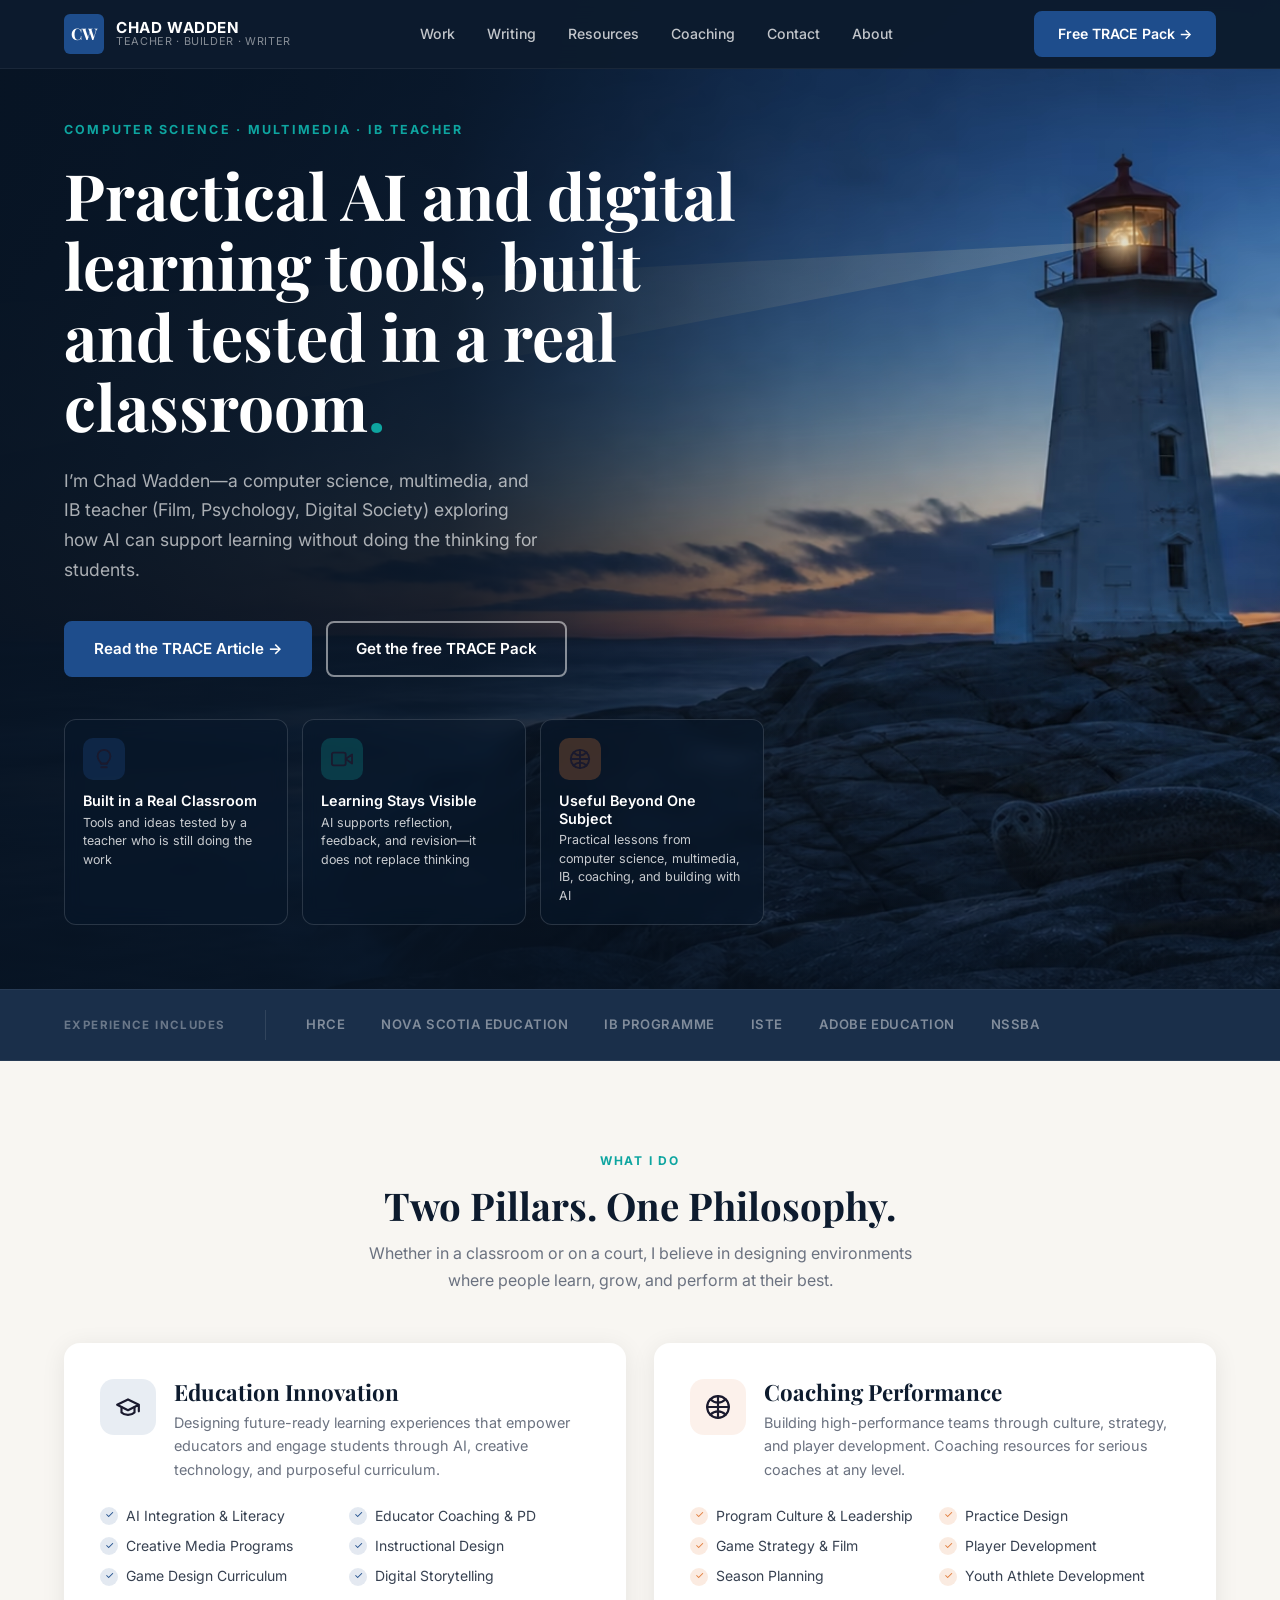
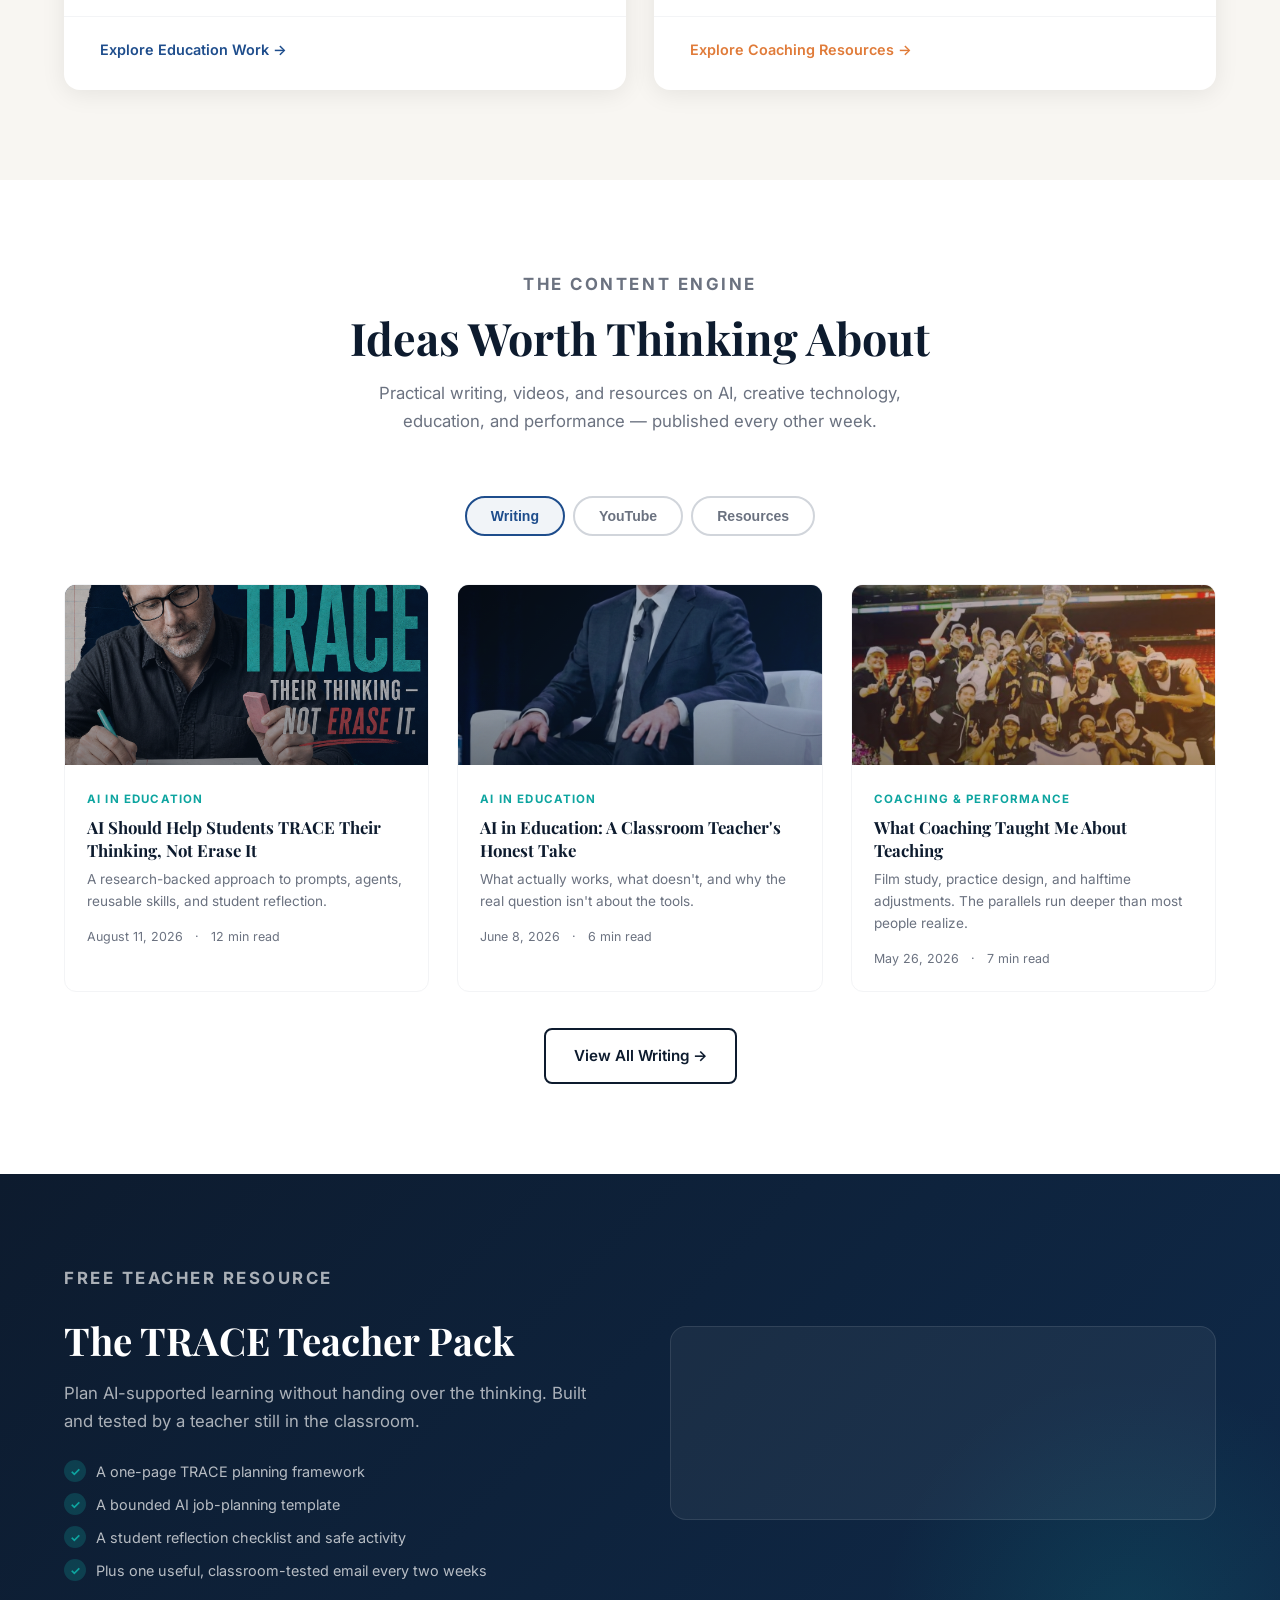
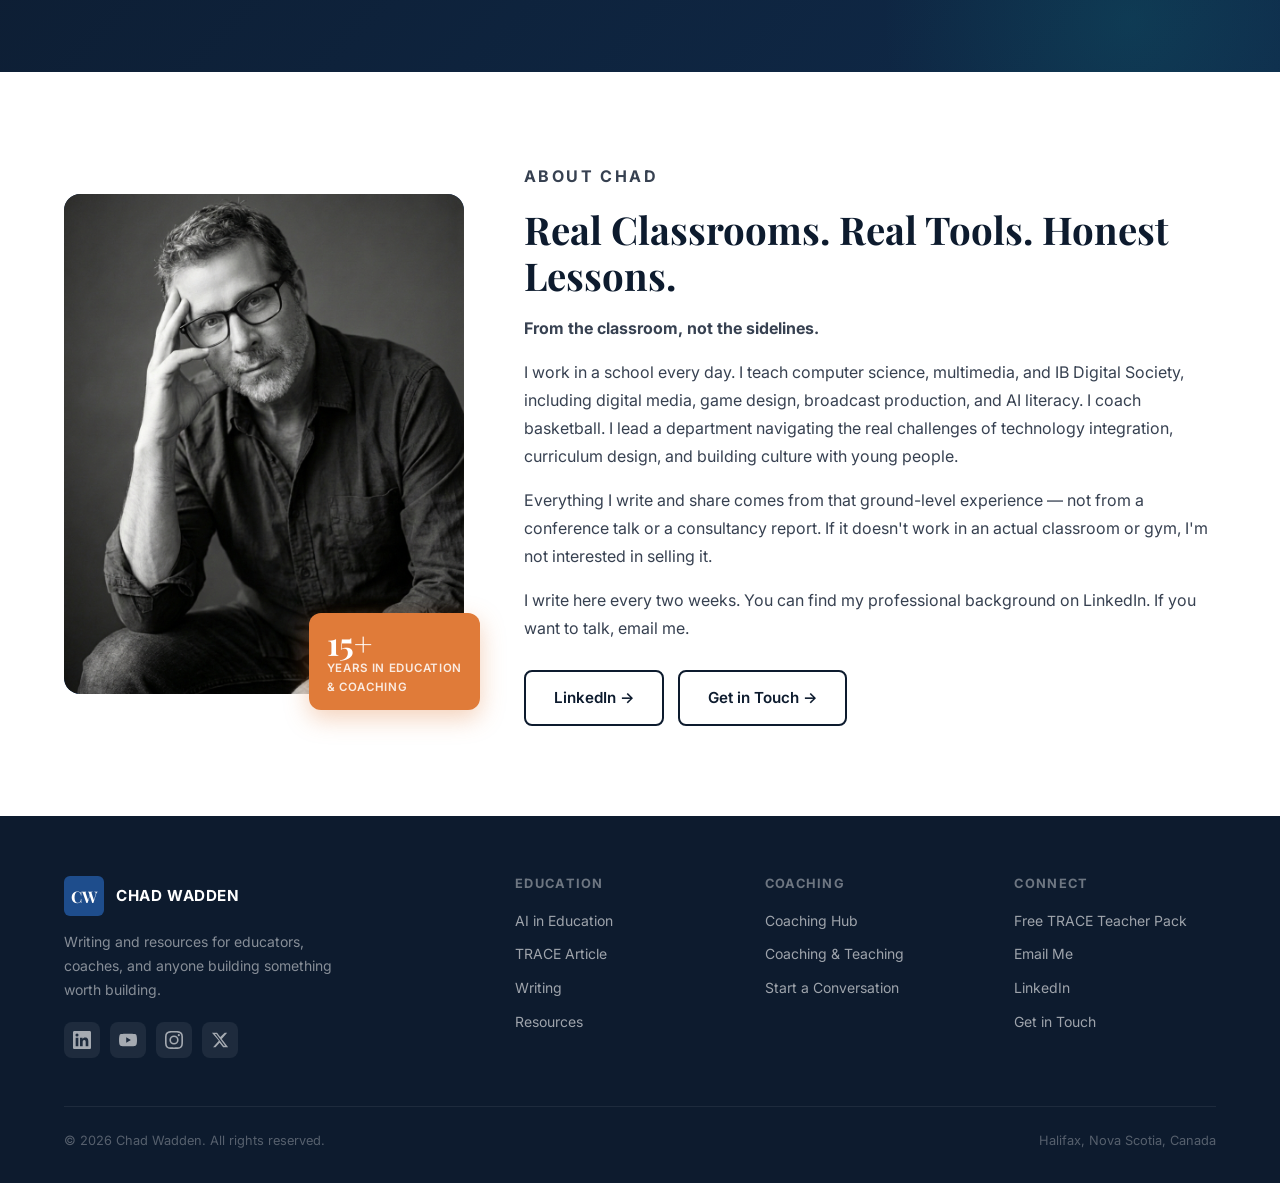
<file: index.html>
<!DOCTYPE html>
<html lang="en">
<head>
  <meta charset="UTF-8">
  <meta name="viewport" content="width=device-width, initial-scale=1.0">
  <title>Chad Wadden — Practical AI and Digital Learning Tools</title>
  <meta name="description" content="Practical AI and digital learning tools, built and tested by Chad Wadden, a computer science, multimedia, and IB teacher in Film, Psychology, and Digital Society still in the classroom.">
  <meta name="author" content="Chad Wadden">

  <!-- Open Graph -->
  <meta property="og:title" content="Chad Wadden">
  <meta property="og:description" content="Practical AI and digital learning tools, built and tested in a real classroom.">
  <meta property="og:type" content="website">
  <meta property="og:url" content="https://chadwadden.ca">

  <!-- Fonts -->
  <link rel="icon" href="/favicon.svg" type="image/svg+xml">
  <link rel="preconnect" href="https://fonts.googleapis.com">
  <link rel="preconnect" href="https://fonts.gstatic.com" crossorigin>
  <link href="https://fonts.googleapis.com/css2?family=Playfair+Display:wght@700&amp;family=Inter:wght@400;500;600;700&amp;display=swap" rel="stylesheet">
  <link rel="preload" as="image" href="images/cis-27-lighthouse-hero-1600.avif?v=20260813-2" type="image/avif" fetchpriority="high" media="(min-width: 1025px)" imagesrcset="images/cis-27-lighthouse-hero-640.avif?v=20260813-2 640w, images/cis-27-lighthouse-hero-960.avif?v=20260813-2 960w, images/cis-27-lighthouse-hero-1600.avif?v=20260813-2 1600w" imagesizes="100vw">

  <link rel="stylesheet" href="css/style.css?v=20260813-2">
  <!-- Google Analytics -->
  <script async src="https://www.googletagmanager.com/gtag/js?id=G-JR7LL2L3DE"></script>
  <script>
    window.dataLayer = window.dataLayer || [];
    function gtag(){dataLayer.push(arguments);}
    gtag('js', new Date());
    gtag('config', 'G-JR7LL2L3DE');
  </script>
</head>
<body>

  <!-- ============================================
       NAVIGATION
       ============================================ -->
  <nav id="navbar">
    <div class="nav-inner">
      <a href="/" class="nav-logo" aria-label="Chad Wadden Home">
        <div class="logo-mark">CW</div>
        <div class="logo-text">
          <span class="name">Chad Wadden</span>
          <span class="tagline-sm">Teacher · Builder · Writer</span>
        </div>
      </a>

      <ul class="nav-links">
        <li><a href="#pillars">Work</a></li>
        <li><a href="blog/">Writing</a></li>
        <li><a href="resources/">Resources</a></li>
        <li><a href="coaching/">Coaching</a></li>
        <li><a href="mailto:chad.aigroove@gmail.com">Contact</a></li>
        <li><a href="#about-strip">About</a></li>
      </ul>

      <div class="nav-cta">
        <a href="#newsletter" class="btn btn-primary" data-track-event="teacher_pack_cta" data-track-location="navigation">Free TRACE Pack →</a>
      </div>

      <button class="nav-hamburger" id="hamburger" aria-label="Open menu">
        <span></span><span></span><span></span>
      </button>
    </div>
  </nav>

  <!-- ============================================
       HERO
       ============================================ -->
  <section id="hero">
    <div class="hero-scene hero-scene--desktop" aria-hidden="true">
      <picture class="hero-photo">
        <source type="image/avif" srcset="images/cis-27-lighthouse-hero-640.avif?v=20260813-2 640w, images/cis-27-lighthouse-hero-960.avif?v=20260813-2 960w, images/cis-27-lighthouse-hero-1600.avif?v=20260813-2 1600w" sizes="100vw">
        <source type="image/webp" srcset="images/cis-27-lighthouse-hero-640.webp?v=20260813-2 640w, images/cis-27-lighthouse-hero-960.webp?v=20260813-2 960w, images/cis-27-lighthouse-hero-1600.webp?v=20260813-2 1600w" sizes="100vw">
        <img src="images/cis-27-lighthouse-hero.png?v=20260813-2" width="1672" height="941" alt="" loading="eager" decoding="async" fetchpriority="high">
      </picture>
      <div class="hero-mist"></div>
      <div class="hero-water-shimmer"></div>
      <svg class="hero-atmosphere" viewBox="0 0 1672 941" preserveAspectRatio="xMidYMid slice" xmlns="http://www.w3.org/2000/svg">
        <defs>
          <linearGradient id="hero-beam-gradient-desktop" x1="100%" y1="50%" x2="0%" y2="50%">
            <stop offset="0%" stop-color="#fff5d6" stop-opacity="0.72"/>
            <stop offset="34%" stop-color="#ffe7a3" stop-opacity="0.26"/>
            <stop offset="100%" stop-color="#ffe7a3" stop-opacity="0"/>
          </linearGradient>
          <radialGradient id="hero-beacon-gradient-desktop">
            <stop offset="0%" stop-color="#fff8df" stop-opacity="0.9"/>
            <stop offset="100%" stop-color="#ffd77e" stop-opacity="0"/>
          </radialGradient>
        </defs>
        <g class="hero-beam" style="transform-origin:1294px 229px">
          <polygon points="1294,229 -220,128 -220,330" fill="url(#hero-beam-gradient-desktop)"/>
        </g>
        <circle class="hero-beacon-glow" cx="1294" cy="229" r="32" fill="url(#hero-beacon-gradient-desktop)"/>
      </svg>
    </div>

    <div class="container">
      <div class="hero-inner">

        <!-- Left: text -->
        <div class="hero-text">
          <p class="hero-eyebrow">Computer Science · Multimedia · IB Teacher</p>

          <h1 class="hero-headline">
            Practical AI and digital learning tools, built and tested in a real classroom<span class="dot">.</span>
          </h1>

          <p class="hero-sub">
            I’m Chad Wadden—a computer science, multimedia, and IB teacher (Film, Psychology, Digital Society) exploring how AI can support learning without doing the thinking for students.
          </p>

          <div class="hero-actions">
            <a href="blog/how-i-built-two-ib-exam-tools-with-ai.html" class="btn btn-primary">Read the TRACE Article →</a>
            <a href="#newsletter" class="btn btn-outline-white" data-track-event="teacher_pack_cta" data-track-location="hero">Get the free TRACE Pack</a>
          </div>

          <div class="hero-scene hero-scene--mobile" aria-hidden="true">
            <picture class="hero-photo">
              <source type="image/avif" srcset="images/cis-27-lighthouse-hero-640.avif?v=20260813-2 640w, images/cis-27-lighthouse-hero-960.avif?v=20260813-2 960w" sizes="(max-width: 1024px) calc(100vw - 48px), 1px">
              <source type="image/webp" srcset="images/cis-27-lighthouse-hero-640.webp?v=20260813-2 640w, images/cis-27-lighthouse-hero-960.webp?v=20260813-2 960w" sizes="(max-width: 1024px) calc(100vw - 48px), 1px">
              <img src="images/cis-27-lighthouse-hero.png?v=20260813-2" width="1672" height="941" alt="" loading="lazy" decoding="async" fetchpriority="low">
            </picture>
            <div class="hero-mist"></div>
            <div class="hero-water-shimmer"></div>
            <svg class="hero-atmosphere" viewBox="0 0 1672 941" preserveAspectRatio="xMidYMid slice" xmlns="http://www.w3.org/2000/svg">
              <defs>
                <linearGradient id="hero-beam-gradient-mobile" x1="100%" y1="50%" x2="0%" y2="50%">
                  <stop offset="0%" stop-color="#fff5d6" stop-opacity="0.72"/>
                  <stop offset="34%" stop-color="#ffe7a3" stop-opacity="0.26"/>
                  <stop offset="100%" stop-color="#ffe7a3" stop-opacity="0"/>
                </linearGradient>
                <radialGradient id="hero-beacon-gradient-mobile">
                  <stop offset="0%" stop-color="#fff8df" stop-opacity="0.9"/>
                  <stop offset="100%" stop-color="#ffd77e" stop-opacity="0"/>
                </radialGradient>
              </defs>
              <g class="hero-beam" style="transform-origin:1294px 229px">
                <polygon points="1294,229 -220,128 -220,330" fill="url(#hero-beam-gradient-mobile)"/>
              </g>
              <circle class="hero-beacon-glow" cx="1294" cy="229" r="32" fill="url(#hero-beacon-gradient-mobile)"/>
            </svg>
          </div>
        </div>

        <!-- Right: feature cards -->
        <div class="hero-visual">
          <div class="hero-card">
            <div class="hero-card-icon blue">
              <svg width="22" height="22" viewBox="0 0 24 24" fill="none" stroke="currentColor" stroke-width="2" stroke-linecap="round" stroke-linejoin="round"><path d="M12 2a7 7 0 0 1 7 7c0 4-3 6-4 8H9c-1-2-4-4-4-8a7 7 0 0 1 7-7z"/><path d="M9 17h6"/><path d="M9 21h6"/></svg>
            </div>
            <h4>Built in a Real Classroom</h4>
            <p>Tools and ideas tested by a teacher who is still doing the work</p>
          </div>
          <div class="hero-card">
            <div class="hero-card-icon teal">
              <svg width="22" height="22" viewBox="0 0 24 24" fill="none" stroke="currentColor" stroke-width="2" stroke-linecap="round" stroke-linejoin="round"><polygon points="23 7 16 12 23 17 23 7"/><rect x="1" y="5" width="15" height="14" rx="2" ry="2"/></svg>
            </div>
            <h4>Learning Stays Visible</h4>
            <p>AI supports reflection, feedback, and revision—it does not replace thinking</p>
          </div>
          <div class="hero-card span-2">
            <div class="hero-card-icon orange">
              <svg width="22" height="22" viewBox="0 0 24 24" fill="none" stroke="currentColor" stroke-width="2" stroke-linecap="round" stroke-linejoin="round"><circle cx="12" cy="12" r="10"/><path d="M4.93 4.93c4.08 4.08 10.06 4.08 14.14 0"/><path d="M4.93 19.07c4.08-4.08 10.06-4.08 14.14 0"/><line x1="12" y1="2" x2="12" y2="22"/><line x1="2" y1="12" x2="22" y2="12"/></svg>
            </div>
            <h4>Useful Beyond One Subject</h4>
            <p>Practical lessons from computer science, multimedia, IB, coaching, and building with AI</p>
          </div>
        </div>

      </div>
    </div>
  </section>

  <!-- ============================================
       TRUST BAR
       ============================================ -->
  <div id="trust-bar">
    <div class="trust-inner">
      <span class="trust-label">Experience includes</span>
      <div class="trust-divider"></div>
      <div class="trust-logos">
        <span class="trust-item">HRCE</span>
        <span class="trust-item">Nova Scotia Education</span>
        <span class="trust-item">IB Programme</span>
        <span class="trust-item">ISTE</span>
        <span class="trust-item">Adobe Education</span>
        <span class="trust-item">NSSBA</span>
      </div>
    </div>
  </div>

  <!-- ============================================
       TWO PILLARS
       ============================================ -->
  <section id="pillars">
    <div class="container">
      <p class="section-label" style="text-align:center">What I Do</p>
      <h2 style="text-align:center;font-size:clamp(1.8rem,3vw,2.6rem);color:var(--navy);margin-bottom:12px">Two Pillars. One Philosophy.</h2>
      <p style="text-align:center;color:var(--gray-500);max-width:560px;margin:0 auto 48px;line-height:1.7">
        Whether in a classroom or on a court, I believe in designing environments where people learn, grow, and perform at their best.
      </p>

      <div class="pillars-grid">

        <!-- Education Pillar -->
        <div class="pillar-card">
          <div class="pillar-header">
            <div class="pillar-icon education">
              <svg width="26" height="26" viewBox="0 0 24 24" fill="none" stroke="currentColor" stroke-width="2" stroke-linecap="round" stroke-linejoin="round"><path d="M22 10v6M2 10l10-5 10 5-10 5z"/><path d="M6 12v5c3 3 9 3 12 0v-5"/></svg>
            </div>
            <div class="pillar-header-text">
              <h3>Education Innovation</h3>
              <p>Designing future-ready learning experiences that empower educators and engage students through AI, creative technology, and purposeful curriculum.</p>
            </div>
          </div>
          <div class="pillar-features">
            <span class="pillar-feature"><span class="check blue">✓</span> AI Integration &amp; Literacy</span>
            <span class="pillar-feature"><span class="check blue">✓</span> Educator Coaching &amp; PD</span>
            <span class="pillar-feature"><span class="check blue">✓</span> Creative Media Programs</span>
            <span class="pillar-feature"><span class="check blue">✓</span> Instructional Design</span>
            <span class="pillar-feature"><span class="check blue">✓</span> Game Design Curriculum</span>
            <span class="pillar-feature"><span class="check blue">✓</span> Digital Storytelling</span>
          </div>
          <div class="pillar-footer">
            <a href="#content-engine" class="pillar-link blue-link">Explore Education Work →</a>
          </div>
        </div>

        <!-- Coaching Pillar -->
        <div class="pillar-card">
          <div class="pillar-header">
            <div class="pillar-icon coaching">
              <svg width="26" height="26" viewBox="0 0 24 24" fill="none" stroke="currentColor" stroke-width="2" stroke-linecap="round" stroke-linejoin="round"><circle cx="12" cy="12" r="10"/><path d="M4.93 4.93c4.08 4.08 10.06 4.08 14.14 0"/><path d="M4.93 19.07c4.08-4.08 10.06-4.08 14.14 0"/><line x1="12" y1="2" x2="12" y2="22"/><line x1="2" y1="12" x2="22" y2="12"/></svg>
            </div>
            <div class="pillar-header-text">
              <h3>Coaching Performance</h3>
              <p>Building high-performance teams through culture, strategy, and player development. Coaching resources for serious coaches at any level.</p>
            </div>
          </div>
          <div class="pillar-features">
            <span class="pillar-feature"><span class="check orange">✓</span> Program Culture &amp; Leadership</span>
            <span class="pillar-feature"><span class="check orange">✓</span> Practice Design</span>
            <span class="pillar-feature"><span class="check orange">✓</span> Game Strategy &amp; Film</span>
            <span class="pillar-feature"><span class="check orange">✓</span> Player Development</span>
            <span class="pillar-feature"><span class="check orange">✓</span> Season Planning</span>
            <span class="pillar-feature"><span class="check orange">✓</span> Youth Athlete Development</span>
          </div>
          <div class="pillar-footer">
            <a href="coaching/" class="pillar-link orange-link">Explore Coaching Resources →</a>
          </div>
        </div>

      </div>
    </div>
  </section>

  <!-- ============================================
       CONTENT ENGINE
       ============================================ -->
  <section id="content-engine">
    <div class="container">
      <div class="content-engine-header">
        <p class="section-label">The Content Engine</p>
        <h2>Ideas Worth Thinking About</h2>
        <p>Practical writing, videos, and resources on AI, creative technology, education, and performance — published every other week.</p>
      </div>

      <!-- Tabs -->
      <div class="content-tabs">
        <button class="tab-btn active" data-tab="writing">Writing</button>
        <button class="tab-btn" data-tab="youtube">YouTube</button>
        <button class="tab-btn" data-tab="resources">Resources</button>
      </div>

      <!-- Writing Tab -->
      <div class="tab-panel active" id="tab-writing">
        <div class="blog-grid">

          <article class="blog-card">
            <a href="blog/how-i-built-two-ib-exam-tools-with-ai.html" style="text-decoration:none">
            <div class="blog-card-img" style="background:linear-gradient(135deg,#0d1b2e,#1e4d8c)">
              <img src="images/trace-instagram-cover-v2.png" alt="" style="width:100%;height:100%;object-fit:cover;object-position:center;opacity:0.78;">
            </div>
            <div class="blog-card-body">
              <span class="blog-tag">AI in Education</span>
              <h3>AI Should Help Students TRACE Their Thinking, Not Erase It</h3>
              <p>A research-backed approach to prompts, agents, reusable skills, and student reflection.</p>
              <div class="blog-meta">
                <span>August 11, 2026</span><span>·</span><span>12 min read</span>
              </div>
            </div>
            </a>
          </article>

          <article class="blog-card">
            <a href="blog/ai-in-education-honest-take.html" style="text-decoration:none">
            <div class="blog-card-img" style="background:linear-gradient(135deg,#0d1b2e,#1e4d8c)">
              <img src="images/chad-wadden-speaking.PNG" alt="" style="width:100%;height:100%;object-fit:cover;opacity:0.6;">
            </div>
            <div class="blog-card-body">
              <span class="blog-tag">AI in Education</span>
              <h3>AI in Education: A Classroom Teacher's Honest Take</h3>
              <p>What actually works, what doesn't, and why the real question isn't about the tools.</p>
              <div class="blog-meta">
                <span>June 8, 2026</span><span>·</span><span>6 min read</span>
              </div>
            </div>
            </a>
          </article>

          <article class="blog-card">
            <a href="blog/what-coaching-taught-me-about-teaching.html" style="text-decoration:none">
            <div class="blog-card-img" style="background:linear-gradient(135deg,#1a1a3e,#e07b39)">
              <img src="images/chad-basketball.JPG" alt="" style="width:100%;height:100%;object-fit:cover;opacity:0.55;">
            </div>
            <div class="blog-card-body">
              <span class="blog-tag">Coaching &amp; Performance</span>
              <h3>What Coaching Taught Me About Teaching</h3>
              <p>Film study, practice design, and halftime adjustments. The parallels run deeper than most people realize.</p>
              <div class="blog-meta">
                <span>May 26, 2026</span><span>·</span><span>7 min read</span>
              </div>
            </div>
            </a>
          </article>

        </div>

        <div style="text-align:center;margin-top:36px">
          <a href="blog/" class="btn btn-secondary">View All Writing →</a>
        </div>
      </div>

      <!-- YouTube Tab -->
      <div class="tab-panel" id="tab-youtube">
        <div class="youtube-grid">

          <div class="yt-card featured">
            <div class="yt-thumbnail">
              <div class="yt-play">▶</div>
            </div>
            <div class="yt-info">
              <h4>Getting Started with AI in Your Classroom — Practical First Steps</h4>
              <span>Most recent · 12 min</span>
            </div>
          </div>

          <div class="yt-card">
            <div class="yt-thumbnail" style="background:linear-gradient(135deg,#0ea5a0,#0d1b2e)">
              <div class="yt-play" style="width:38px;height:38px;font-size:0.9rem">▶</div>
            </div>
            <div class="yt-info">
              <h4>Game Design as a Learning Framework</h4>
              <span>12 min</span>
            </div>
          </div>

          <div class="yt-card">
            <div class="yt-thumbnail" style="background:linear-gradient(135deg,#e07b39,#1a1a3e)">
              <div class="yt-play" style="width:38px;height:38px;font-size:0.9rem">▶</div>
            </div>
            <div class="yt-info">
              <h4>Practice Planning for Youth Basketball Coaches</h4>
              <span>15 min</span>
            </div>
          </div>

          <div class="yt-card">
            <div class="yt-thumbnail" style="background:linear-gradient(135deg,#1e4d8c,#0ea5a0)">
              <div class="yt-play" style="width:38px;height:38px;font-size:0.9rem">▶</div>
            </div>
            <div class="yt-info">
              <h4>Digital Media Production: Start to Finish</h4>
              <span>22 min</span>
            </div>
          </div>

          <div class="yt-card">
            <div class="yt-thumbnail" style="background:linear-gradient(135deg,#0d1b2e,#c9a84c)">
              <div class="yt-play" style="width:38px;height:38px;font-size:0.9rem">▶</div>
            </div>
            <div class="yt-info">
              <h4>IB Digital Society — What Students Need to Know</h4>
              <span>9 min</span>
            </div>
          </div>

        </div>

        <div style="text-align:center;margin-top:36px">
          <a href="https://www.youtube.com/@ChadWaddenAIGroove" target="_blank" rel="noopener" class="btn btn-secondary">Subscribe on YouTube →</a>
        </div>
      </div>

      <!-- Resources Tab -->
      <div class="tab-panel" id="tab-resources">
        <div class="resources-grid">

          <div class="resource-card">
            <div class="resource-icon"><svg width="24" height="24" viewBox="0 0 24 24" fill="none" stroke="currentColor" stroke-width="2" stroke-linecap="round" stroke-linejoin="round"><path d="M12 2a7 7 0 0 1 7 7c0 4-3 6-4 8H9c-1-2-4-4-4-8a7 7 0 0 1 7-7z"/><path d="M9 17h6"/><path d="M9 21h6"/></svg></div>
            <span class="resource-badge free">Read</span>
            <h4>The TRACE Framework</h4>
            <p>A practical framework for bounded AI work that keeps student thinking visible.</p>
            <a href="blog/how-i-built-two-ib-exam-tools-with-ai.html" class="resource-btn free-btn">Read the Article →</a>
          </div>

          <div class="resource-card">
            <div class="resource-icon"><svg width="24" height="24" viewBox="0 0 24 24" fill="none" stroke="currentColor" stroke-width="2" stroke-linecap="round" stroke-linejoin="round"><polygon points="23 7 16 12 23 17 23 7"/><rect x="1" y="5" width="15" height="14" rx="2" ry="2"/></svg></div>
            <span class="resource-badge free">Watch</span>
            <h4>IB Tool Demonstration</h4>
            <p>See a student-style response move from annotation to visible self-checking.</p>
            <a href="blog/how-i-built-two-ib-exam-tools-with-ai.html#tool-demonstration" class="resource-btn free-btn">Watch the Demo →</a>
          </div>

          <div class="resource-card">
            <div class="resource-icon"><svg width="24" height="24" viewBox="0 0 24 24" fill="none" stroke="currentColor" stroke-width="2" stroke-linecap="round" stroke-linejoin="round"><circle cx="12" cy="12" r="10"/><path d="M4.93 4.93c4.08 4.08 10.06 4.08 14.14 0"/><path d="M4.93 19.07c4.08-4.08 10.06-4.08 14.14 0"/><line x1="12" y1="2" x2="12" y2="22"/><line x1="2" y1="12" x2="22" y2="12"/></svg></div>
            <span class="resource-badge free">Try</span>
            <h4>IB DigSoc Exam Practice Studio</h4>
            <p>Use the live classroom tool for rubric-aware annotation and student reflection.</p>
            <a href="https://macchady-spec.github.io/ib_paperPractice/ibdsdiag.html" target="_blank" rel="noopener" class="resource-btn free-btn">Open the Tool →</a>
          </div>

        </div>

        <div style="text-align:center;margin-top:36px">
          <a href="resources/" class="btn btn-secondary">View All Resources →</a>
        </div>
      </div>

    </div>
  </section>

  <!-- ============================================
       NEWSLETTER
       ============================================ -->
  <section id="newsletter">
    <div class="container">
      <div class="newsletter-inner">

        <div class="newsletter-content">
          <p class="section-label">Free Teacher Resource</p>
          <h2>The TRACE Teacher Pack</h2>
          <p>Plan AI-supported learning without handing over the thinking. Built and tested by a teacher still in the classroom.</p>
          <ul class="newsletter-bullets">
            <li>A one-page TRACE planning framework</li>
            <li>A bounded AI job-planning template</li>
            <li>A student reflection checklist and safe activity</li>
            <li>Plus one useful, classroom-tested email every two weeks</li>
          </ul>
        </div>

        <div class="newsletter-form-wrap">
          <div class="kit-form-embed" aria-label="TRACE Teacher Pack and newsletter signup" data-track-event="newsletter_form_view" data-track-location="homepage">
            <script async data-uid="70f50cb4b3" src="https://chad-wadden.kit.com/70f50cb4b3/index.js"></script>
            <noscript>
              <a href="https://chad-wadden.kit.com/70f50cb4b3?utm_source=chadwadden.ca&amp;utm_medium=website&amp;utm_campaign=site_newsletter&amp;utm_content=homepage_signup" class="btn btn-teal">Join the newsletter →</a>
            </noscript>
          </div>
        </div>

      </div>
    </div>
  </section>


  <!-- ============================================
       ABOUT STRIP
       ============================================ -->
  <section id="about-strip">
    <div class="container">
      <div class="about-inner">

        <div class="about-photo-wrap">
          <div class="about-photo">
            <img src="images/chad-wadden-bw.PNG" alt="Chad Wadden" style="width:100%;height:100%;object-fit:cover;border-radius:inherit;">
          </div>
          <div class="about-badge">
            <div class="number">15+</div>
            <div class="label">Years in Education<br>&amp; Coaching</div>
          </div>
        </div>

        <div class="about-content">
          <p class="section-label">About Chad</p>
          <h2>Real Classrooms. Real Tools. Honest Lessons.</h2>
          <p><strong>From the classroom, not the sidelines.</strong></p>
          <p>
            I work in a school every day. I teach computer science, multimedia, and IB Digital Society, including digital media, game design, broadcast production, and AI literacy. I coach basketball. I lead a department navigating the real challenges of technology integration, curriculum design, and building culture with young people.
          </p>
          <p>
            Everything I write and share comes from that ground-level experience — not from a conference talk or a consultancy report. If it doesn't work in an actual classroom or gym, I'm not interested in selling it.
          </p>
          <p>
            I write here every two weeks. You can find my professional background on LinkedIn. If you want to talk, email me.
          </p>
          <div class="about-links">
            <a href="https://www.linkedin.com/in/chad-wadden-36918b34/" target="_blank" rel="noopener" class="btn btn-secondary">LinkedIn →</a>
            <a href="mailto:chad.aigroove@gmail.com" class="btn btn-secondary">Get in Touch →</a>
          </div>
        </div>

      </div>
    </div>
  </section>

  <!-- ============================================
       FOOTER
       ============================================ -->
  <footer>
    <div class="container">
      <div class="footer-grid">

        <div class="footer-brand">
          <a href="/" class="nav-logo" style="text-decoration:none">
            <div class="logo-mark">CW</div>
            <div class="logo-text">
              <span class="name">Chad Wadden</span>
            </div>
          </a>
          <p>Writing and resources for educators, coaches, and anyone building something worth building.</p>
          <div class="social-links">
            <a href="https://www.linkedin.com/in/chad-wadden-36918b34/" class="social-link" target="_blank" rel="noopener" aria-label="LinkedIn">
              <svg width="18" height="18" viewBox="0 0 24 24" fill="currentColor"><path d="M20.447 20.452h-3.554v-5.569c0-1.328-.027-3.037-1.852-3.037-1.853 0-2.136 1.445-2.136 2.939v5.667H9.351V9h3.414v1.561h.046c.477-.9 1.637-1.85 3.37-1.85 3.601 0 4.267 2.37 4.267 5.455v6.286zM5.337 7.433a2.062 2.062 0 01-2.063-2.065 2.064 2.064 0 112.063 2.065zm1.782 13.019H3.555V9h3.564v11.452zM22.225 0H1.771C.792 0 0 .774 0 1.729v20.542C0 23.227.792 24 1.771 24h20.451C23.2 24 24 23.227 24 22.271V1.729C24 .774 23.2 0 22.222 0h.003z"/></svg>
            </a>
            <a href="https://www.youtube.com/@ChadWaddenAIGroove" class="social-link" target="_blank" rel="noopener" aria-label="YouTube">
              <svg width="18" height="18" viewBox="0 0 24 24" fill="currentColor"><path d="M23.495 6.205a3.007 3.007 0 00-2.088-2.088c-1.87-.501-9.396-.501-9.396-.501s-7.507-.01-9.396.501A3.007 3.007 0 00.527 6.205a31.247 31.247 0 00-.522 5.805 31.247 31.247 0 00.522 5.783 3.007 3.007 0 002.088 2.088c1.868.502 9.396.502 9.396.502s7.506 0 9.396-.502a3.007 3.007 0 002.088-2.088 31.247 31.247 0 00.5-5.783 31.247 31.247 0 00-.5-5.805zM9.609 15.601V8.408l6.264 3.602z"/></svg>
            </a>
            <a href="https://www.instagram.com/chadwaddenaigroove/" class="social-link" target="_blank" rel="noopener" aria-label="Instagram">
              <svg width="18" height="18" viewBox="0 0 24 24" fill="currentColor"><path d="M12 2.163c3.204 0 3.584.012 4.85.07 3.252.148 4.771 1.691 4.919 4.919.058 1.265.069 1.645.069 4.849 0 3.205-.012 3.584-.069 4.849-.149 3.225-1.664 4.771-4.919 4.919-1.266.058-1.644.07-4.85.07-3.204 0-3.584-.012-4.849-.07-3.26-.149-4.771-1.699-4.919-4.92-.058-1.265-.07-1.644-.07-4.849 0-3.204.013-3.583.07-4.849.149-3.227 1.664-4.771 4.919-4.919 1.266-.057 1.645-.069 4.849-.069zM12 0C8.741 0 8.333.014 7.053.072 2.695.272.273 2.69.073 7.052.014 8.333 0 8.741 0 12c0 3.259.014 3.668.072 4.948.2 4.358 2.618 6.78 6.98 6.98C8.333 23.986 8.741 24 12 24c3.259 0 3.668-.014 4.948-.072 4.354-.2 6.782-2.618 6.979-6.98.059-1.28.073-1.689.073-4.948 0-3.259-.014-3.667-.072-4.947-.196-4.354-2.617-6.78-6.979-6.98C15.668.014 15.259 0 12 0zm0 5.838a6.162 6.162 0 100 12.324 6.162 6.162 0 000-12.324zM12 16a4 4 0 110-8 4 4 0 010 8zm6.406-11.845a1.44 1.44 0 100 2.881 1.44 1.44 0 000-2.881z"/></svg>
            </a>
            <a href="https://x.com/cwaddenaigroove" class="social-link" target="_blank" rel="noopener" aria-label="X / Twitter">
              <svg width="18" height="18" viewBox="0 0 24 24" fill="currentColor"><path d="M18.244 2.25h3.308l-7.227 8.26 8.502 11.24H16.17l-4.714-6.231-5.401 6.231H2.748l7.73-8.835L1.254 2.25H8.08l4.261 5.632 5.903-5.632zm-1.161 17.52h1.833L7.084 4.126H5.117z"/></svg>
            </a>
          </div>
        </div>

        <div class="footer-col">
          <h4>Education</h4>
          <ul>
            <li><a href="#pillars">AI in Education</a></li>
            <li><a href="blog/how-i-built-two-ib-exam-tools-with-ai.html">TRACE Article</a></li>
            <li><a href="blog/">Writing</a></li>
            <li><a href="resources/">Resources</a></li>
          </ul>
        </div>

        <div class="footer-col">
          <h4>Coaching</h4>
          <ul>
            <li><a href="coaching/">Coaching Hub</a></li>
            <li><a href="blog/what-coaching-taught-me-about-teaching.html">Coaching &amp; Teaching</a></li>
            <li><a href="mailto:chad.aigroove@gmail.com">Start a Conversation</a></li>
          </ul>
        </div>

        <div class="footer-col">
          <h4>Connect</h4>
          <ul>
            <li><a href="#newsletter">Free TRACE Teacher Pack</a></li>
            <li><a href="mailto:chad.aigroove@gmail.com">Email Me</a></li>
            <li><a href="https://www.linkedin.com/in/chad-wadden-36918b34/" target="_blank" rel="noopener">LinkedIn</a></li>
            <li><a href="mailto:chad.aigroove@gmail.com">Get in Touch</a></li>
          </ul>
        </div>

      </div>

      <div class="footer-bottom">
        <span>© 2026 Chad Wadden. All rights reserved.</span>
        <span>Halifax, Nova Scotia, Canada</span>
      </div>
    </div>
  </footer>

  <script src="js/main.js?v=20260813-2"></script>
</body>
</html>
</file>
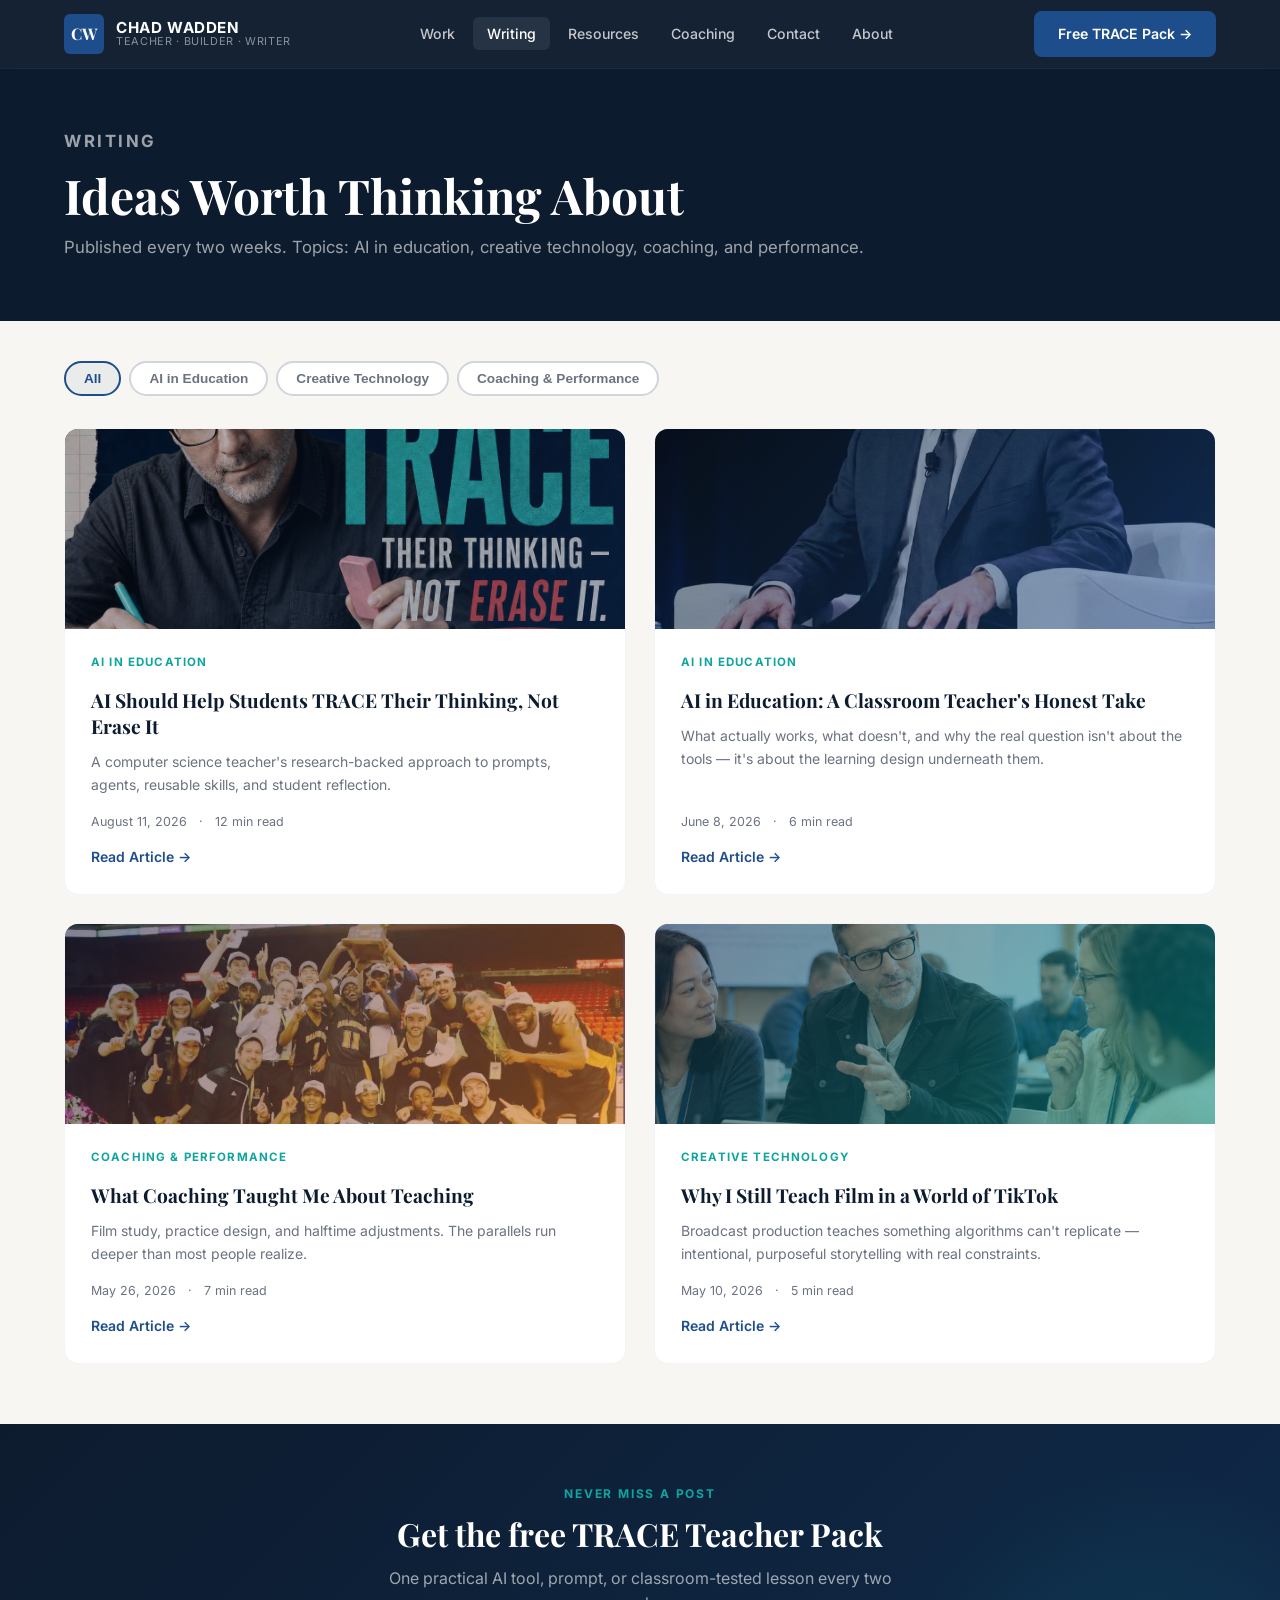
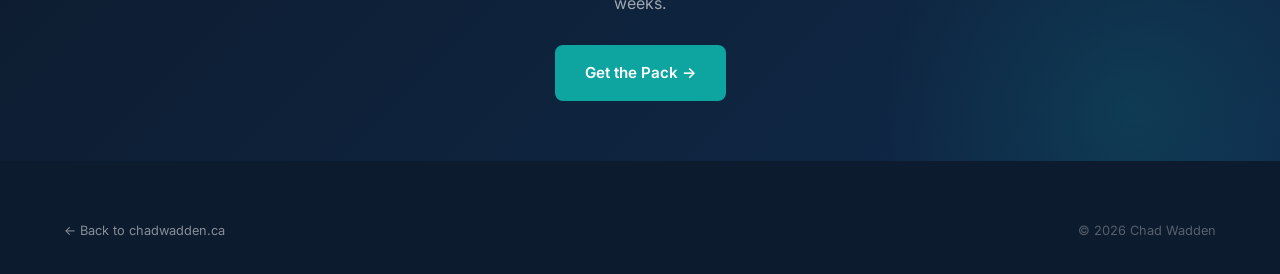
<file: blog/index.html>
<!DOCTYPE html>
<html lang="en">
<head>
  <meta charset="UTF-8">
  <meta name="viewport" content="width=device-width, initial-scale=1.0">
  <title>Writing — Chad Wadden</title>
  <meta name="description" content="Articles on AI in education, creative technology, coaching, and performance leadership.">
    <link rel="canonical" href="https://chadwadden.ca/blog/">
  <link rel="icon" href="/favicon.svg" type="image/svg+xml">
  <meta property="og:type" content="website">
  <meta property="og:title" content="Writing — Chad Wadden">
  <meta property="og:description" content="Articles on AI in education, creative technology, coaching, and performance leadership.">
  <meta property="og:url" content="https://chadwadden.ca/blog/">
  <meta property="og:image" content="https://chadwadden.ca/images/chad-teachers.png">
  <meta property="og:site_name" content="Chad Wadden">
  <meta name="twitter:card" content="summary_large_image">
  <meta name="twitter:title" content="Writing — Chad Wadden">
  <meta name="twitter:description" content="Articles on AI in education, creative technology, coaching, and performance leadership.">
  <meta name="twitter:image" content="https://chadwadden.ca/images/chad-teachers.png">
  <link rel="preconnect" href="https://fonts.googleapis.com">
  <link rel="preconnect" href="https://fonts.gstatic.com" crossorigin>
  <link href="https://fonts.googleapis.com/css2?family=Playfair+Display:wght@700&family=Inter:wght@400;500;600;700&display=swap" rel="stylesheet">
  <link rel="stylesheet" href="../css/style.css">
  <style>
    body { padding-top: 68px; background: var(--cream); }

    .blog-hero {
      background: var(--navy);
      padding: 60px 0;
      margin-top: 0;
    }
    .blog-hero h1 {
      font-family: var(--font-head);
      font-size: clamp(2rem, 4vw, 3rem);
      color: var(--white);
      margin-bottom: 10px;
    }
    .blog-hero p {
      color: rgba(255,255,255,0.6);
      font-size: 1.05rem;
    }

    .blog-filters {
      display: flex;
      gap: 8px;
      flex-wrap: wrap;
      margin: 40px 0 32px;
    }

    .filter-btn {
      padding: 8px 18px;
      border-radius: 100px;
      font-size: 0.85rem;
      font-weight: 600;
      border: 2px solid var(--gray-300);
      background: var(--white);
      color: var(--gray-500);
      cursor: pointer;
      transition: all 0.2s;
    }
    .filter-btn.active, .filter-btn:hover {
      border-color: var(--blue);
      color: var(--blue);
      background: rgba(30,77,140,0.06);
    }

    .blog-list {
      display: grid;
      grid-template-columns: repeat(2, 1fr);
      gap: 28px;
      margin-bottom: 60px;
    }

    @media (max-width: 768px) {
      .blog-list { grid-template-columns: 1fr; }
    }

    .post-card {
      background: var(--white);
      border-radius: 14px;
      overflow: hidden;
      border: 1px solid var(--gray-100);
      transition: transform 0.3s, box-shadow 0.3s;
      display: flex;
      flex-direction: column;
    }
    .post-card[hidden] { display: none; }
    .post-card:hover { transform: translateY(-4px); box-shadow: var(--shadow); }

    .post-card-img {
      height: 200px;
      display: flex;
      align-items: center;
      justify-content: center;
      font-size: 3rem;
    }

    .post-card-body {
      padding: 24px 26px 26px;
      flex: 1;
      display: flex;
      flex-direction: column;
    }

    .post-card-body h2 {
      font-size: 1.2rem;
      color: var(--navy);
      margin: 8px 0 10px;
      line-height: 1.35;
    }

    .post-card-body p {
      font-size: 0.875rem;
      color: var(--gray-500);
      line-height: 1.65;
      flex: 1;
      margin-bottom: 16px;
    }

    .read-link {
      font-size: 0.875rem;
      font-weight: 600;
      color: var(--blue);
      display: inline-flex;
      align-items: center;
      gap: 6px;
      transition: gap 0.2s;
    }
    .read-link:hover { gap: 10px; }
  </style>
  <!-- Google Analytics -->
  <script async src="https://www.googletagmanager.com/gtag/js?id=G-JR7LL2L3DE"></script>
  <script>
    window.dataLayer = window.dataLayer || [];
    function gtag(){dataLayer.push(arguments);}
    gtag('js', new Date());
    gtag('config', 'G-JR7LL2L3DE');
  </script>
</head>
<body>

  <nav id="navbar">
    <div class="nav-inner">
      <a href="/" class="nav-logo">
        <div class="logo-mark">CW</div>
        <div class="logo-text">
          <span class="name">Chad Wadden</span>
          <span class="tagline-sm">Teacher · Builder · Writer</span>
        </div>
      </a>
      <ul class="nav-links">
        <li><a href="/#pillars">Work</a></li>
        <li><a href="/blog/" class="active">Writing</a></li>
        <li><a href="/resources/">Resources</a></li>
        <li><a href="/coaching/">Coaching</a></li>
        <li><a href="mailto:chad.aigroove@gmail.com">Contact</a></li>
        <li><a href="/#about-strip">About</a></li>
      </ul>
      <div class="nav-cta">
        <a href="/resources/#get-pack" class="btn btn-primary">Free TRACE Pack →</a>
      </div>
      <button class="nav-hamburger" id="hamburger" aria-label="Open menu"><span></span><span></span><span></span></button>
    </div>
  </nav>

  <div class="blog-hero">
    <div class="container">
      <p class="section-label">Writing</p>
      <h1>Ideas Worth Thinking About</h1>
      <p>Published every two weeks. Topics: AI in education, creative technology, coaching, and performance.</p>
    </div>
  </div>

  <div class="container">
    <div class="blog-filters">
      <button class="filter-btn active" data-filter="all" aria-pressed="true">All</button>
      <button class="filter-btn" data-filter="ai-in-education" aria-pressed="false">AI in Education</button>
      <button class="filter-btn" data-filter="creative-technology" aria-pressed="false">Creative Technology</button>
      <button class="filter-btn" data-filter="coaching-performance" aria-pressed="false">Coaching &amp; Performance</button>
    </div>

    <div class="blog-list">

      <article class="post-card" data-category="ai-in-education">
        <a href="how-i-built-two-ib-exam-tools-with-ai.html" style="text-decoration:none;display:contents">
        <div class="post-card-img" style="background:linear-gradient(135deg,#0a1020,#1e4d8c);position:relative;overflow:hidden;">
          <img src="../images/trace-instagram-cover-v2.png" alt="" style="position:absolute;inset:0;width:100%;height:100%;object-fit:cover;opacity:0.72;object-position:center;">
        </div>
        <div class="post-card-body">
          <span class="blog-tag">AI in Education</span>
          <h2>AI Should Help Students TRACE Their Thinking, Not Erase It</h2>
          <p>A computer science teacher's research-backed approach to prompts, agents, reusable skills, and student reflection.</p>
          <div class="blog-meta" style="margin-bottom:14px">
            <span>August 11, 2026</span><span>·</span><span>12 min read</span>
          </div>
          <span class="read-link">Read Article →</span>
        </div>
        </a>
      </article>

      <article class="post-card" data-category="ai-in-education">
        <a href="ai-in-education-honest-take.html" style="text-decoration:none;display:contents">
        <div class="post-card-img" style="background:linear-gradient(135deg,#0d1b2e,#1e4d8c);position:relative;overflow:hidden;">
          <img src="../images/chad-wadden-speaking.PNG" alt="" style="position:absolute;inset:0;width:100%;height:100%;object-fit:cover;opacity:0.45;">
        </div>
        <div class="post-card-body">
          <span class="blog-tag">AI in Education</span>
          <h2>AI in Education: A Classroom Teacher's Honest Take</h2>
          <p>What actually works, what doesn't, and why the real question isn't about the tools — it's about the learning design underneath them.</p>
          <div class="blog-meta" style="margin-bottom:14px">
            <span>June 8, 2026</span><span>·</span><span>6 min read</span>
          </div>
          <span class="read-link">Read Article →</span>
        </div>
        </a>
      </article>

      <article class="post-card" data-category="coaching-performance">
        <a href="what-coaching-taught-me-about-teaching.html" style="text-decoration:none;display:contents">
        <div class="post-card-img" style="background:linear-gradient(135deg,#1a1a3e,#e07b39);position:relative;overflow:hidden;">
          <img src="../images/chad-basketball.JPG" alt="" style="position:absolute;inset:0;width:100%;height:100%;object-fit:cover;opacity:0.45;">
        </div>
        <div class="post-card-body">
          <span class="blog-tag">Coaching &amp; Performance</span>
          <h2>What Coaching Taught Me About Teaching</h2>
          <p>Film study, practice design, and halftime adjustments. The parallels run deeper than most people realize.</p>
          <div class="blog-meta" style="margin-bottom:14px">
            <span>May 26, 2026</span><span>·</span><span>7 min read</span>
          </div>
          <span class="read-link">Read Article →</span>
        </div>
        </a>
      </article>

      <article class="post-card" data-category="creative-technology">
        <a href="why-i-still-teach-film.html" style="text-decoration:none;display:contents">
        <div class="post-card-img" style="background:linear-gradient(135deg,#1a2f4a,#0ea5a0);position:relative;overflow:hidden;">
          <img src="../images/chad-teachers.png" alt="" style="position:absolute;inset:0;width:100%;height:100%;object-fit:cover;opacity:0.45;">
        </div>
        <div class="post-card-body">
          <span class="blog-tag">Creative Technology</span>
          <h2>Why I Still Teach Film in a World of TikTok</h2>
          <p>Broadcast production teaches something algorithms can't replicate — intentional, purposeful storytelling with real constraints.</p>
          <div class="blog-meta" style="margin-bottom:14px">
            <span>May 10, 2026</span><span>·</span><span>5 min read</span>
          </div>
          <span class="read-link">Read Article →</span>
        </div>
        </a>
      </article>

    </div>
  </div>

  <section id="newsletter" style="background:linear-gradient(135deg,var(--navy) 0%,#0f2a4a 100%);padding:60px 0">
    <div class="container" style="text-align:center;max-width:560px">
      <p class="section-label">Never Miss a Post</p>
      <h2 style="color:var(--white);font-size:2rem;margin-bottom:12px">Get the free TRACE Teacher Pack</h2>
      <p style="color:rgba(255,255,255,0.6);margin-bottom:28px">One practical AI tool, prompt, or classroom-tested lesson every two weeks.</p>
      <a href="/resources/#get-pack" class="btn btn-teal">Get the Pack →</a>
    </div>
  </section>

  <footer>
    <div class="container">
      <div class="footer-bottom" style="border-top:none;padding-top:0">
        <a href="/">← Back to chadwadden.ca</a>
        <span>© 2026 Chad Wadden</span>
      </div>
    </div>
  </footer>

  <script src="../js/main.js?v=20260811"></script>
</body>
</html>
</file>
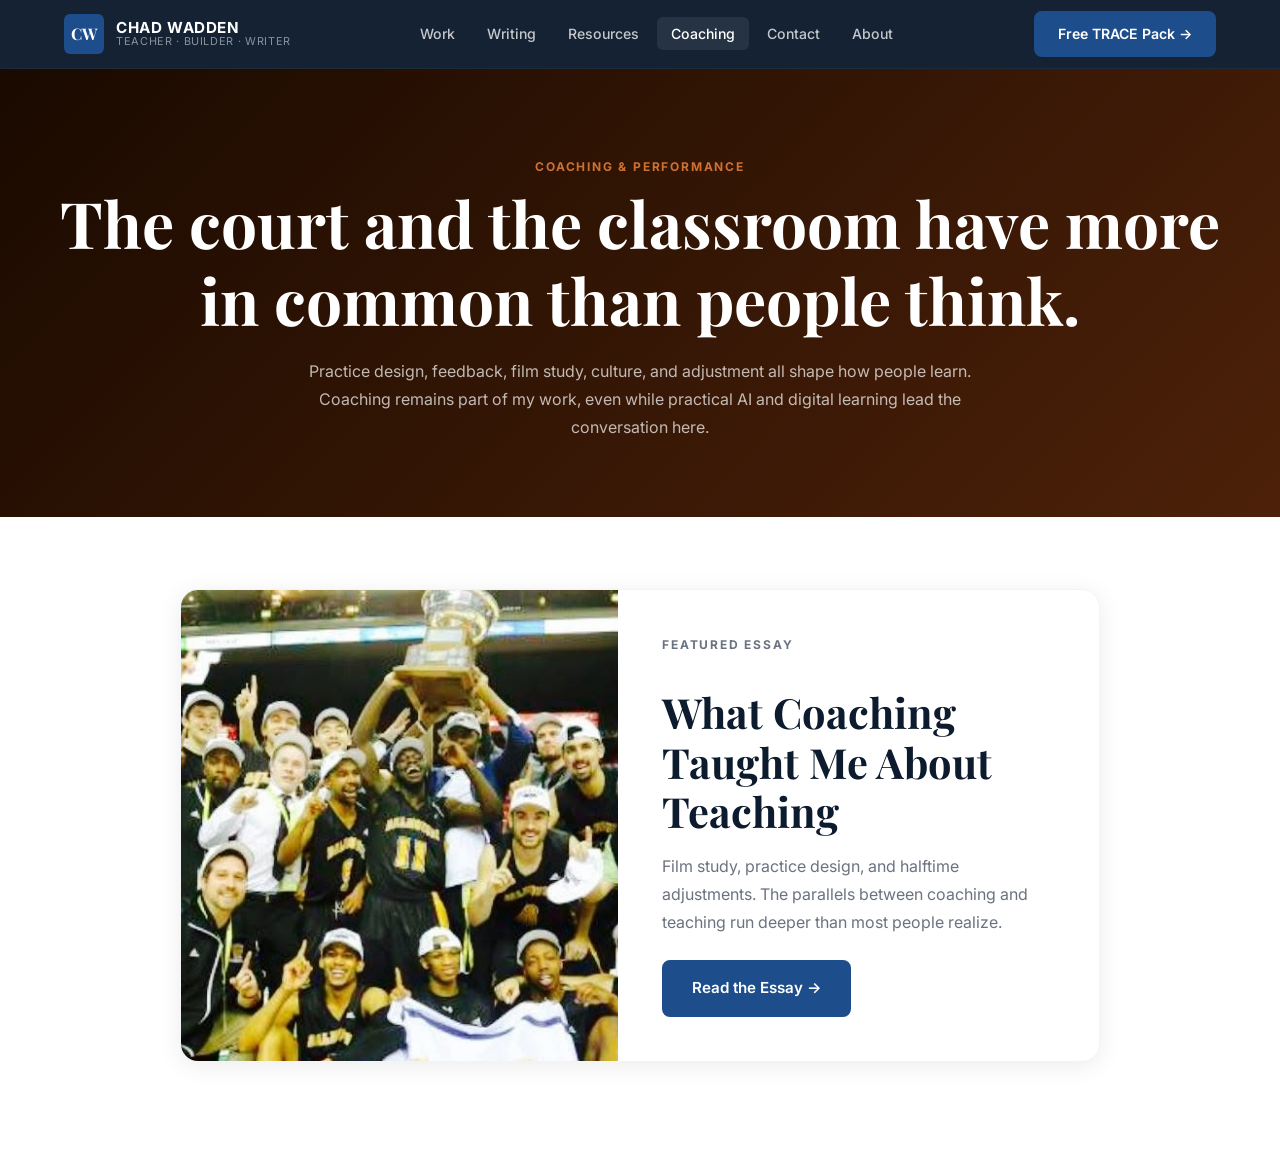
<file: coaching/index.html>
<!DOCTYPE html>
<html lang="en">
<head>
  <meta charset="UTF-8">
  <meta name="viewport" content="width=device-width, initial-scale=1.0">
  <title>Coaching — Chad Wadden</title>
  <meta name="description" content="Writing and practical lessons connecting basketball coaching, teaching, practice design, and performance leadership from Chad Wadden.">
    <link rel="canonical" href="https://chadwadden.ca/coaching/">
  <link rel="icon" href="/favicon.svg" type="image/svg+xml">
  <meta property="og:type" content="website">
  <meta property="og:title" content="Coaching — Chad Wadden">
  <meta property="og:description" content="Practical lessons connecting basketball coaching, teaching, practice design, and performance leadership.">
  <meta property="og:url" content="https://chadwadden.ca/coaching/">
  <meta property="og:image" content="https://chadwadden.ca/images/chad-teachers.png">
  <meta property="og:site_name" content="Chad Wadden">
  <meta name="twitter:card" content="summary_large_image">
  <meta name="twitter:title" content="Coaching — Chad Wadden">
  <meta name="twitter:description" content="Practical lessons connecting basketball coaching, teaching, practice design, and performance leadership.">
  <meta name="twitter:image" content="https://chadwadden.ca/images/chad-teachers.png">
  <link rel="preconnect" href="https://fonts.googleapis.com">
  <link rel="preconnect" href="https://fonts.gstatic.com" crossorigin>
  <link href="https://fonts.googleapis.com/css2?family=Playfair+Display:wght@700&family=Inter:wght@400;500;600;700&display=swap" rel="stylesheet">
  <link rel="stylesheet" href="../css/style.css">
  <style>
    body { padding-top: 68px; background: var(--gray-50); }
    .coaching-hero { background: linear-gradient(135deg,#1a0a00,#4d2109); padding: 88px 24px 76px; text-align: center; }
    .coaching-hero h1 { color: var(--white); font-size: clamp(2.3rem, 6vw, 4rem); margin: 8px auto 18px; }
    .coaching-hero p { color: rgba(255,255,255,0.7); line-height: 1.75; max-width: 700px; margin: 0 auto; }
    .coaching-feature { padding: 72px 0 88px; }
    .coaching-card { max-width: 920px; margin: 0 auto; display: grid; grid-template-columns: 1fr 1.1fr; background: var(--white); border: 1px solid var(--gray-100); border-radius: 18px; overflow: hidden; box-shadow: var(--shadow); }
    .coaching-card img { width: 100%; height: 100%; min-height: 390px; object-fit: cover; }
    .coaching-card-copy { padding: 44px; display: flex; flex-direction: column; justify-content: center; }
    .coaching-card-copy h2 { color: var(--navy); font-size: clamp(1.8rem, 4vw, 2.6rem); margin: 8px 0 16px; }
    .coaching-card-copy p { color: var(--gray-500); line-height: 1.75; margin-bottom: 24px; }
    @media (max-width: 760px) { .coaching-card { grid-template-columns: 1fr; } .coaching-card img { min-height: 280px; } .coaching-card-copy { padding: 32px 26px; } }
  </style>
  <!-- Google Analytics -->
  <script async src="https://www.googletagmanager.com/gtag/js?id=G-JR7LL2L3DE"></script>
  <script>
    window.dataLayer = window.dataLayer || [];
    function gtag(){dataLayer.push(arguments);}
    gtag('js', new Date());
    gtag('config', 'G-JR7LL2L3DE');
  </script>
</head>
<body>

  <nav id="navbar">
    <div class="nav-inner">
      <a href="/" class="nav-logo">
        <div class="logo-mark">CW</div>
        <div class="logo-text">
          <span class="name">Chad Wadden</span>
          <span class="tagline-sm">Teacher · Builder · Writer</span>
        </div>
      </a>
      <ul class="nav-links">
        <li><a href="/#pillars">Work</a></li>
        <li><a href="/blog/">Writing</a></li>
        <li><a href="/resources/">Resources</a></li>
        <li><a href="/coaching/" class="active">Coaching</a></li>
        <li><a href="mailto:chad.aigroove@gmail.com">Contact</a></li>
        <li><a href="/#about-strip">About</a></li>
      </ul>
      <div class="nav-cta">
        <a href="/resources/#get-pack" class="btn btn-primary">Free TRACE Pack →</a>
      </div>
      <button class="nav-hamburger" id="hamburger" aria-label="Open menu"><span></span><span></span><span></span></button>
    </div>
  </nav>

  <header class="coaching-hero">
    <p class="section-label" style="color:rgba(224,123,57,0.9)">Coaching &amp; Performance</p>
    <h1>The court and the classroom have more in common than people think.</h1>
    <p>Practice design, feedback, film study, culture, and adjustment all shape how people learn. Coaching remains part of my work, even while practical AI and digital learning lead the conversation here.</p>
  </header>

  <main class="coaching-feature">
    <div class="container">
      <article class="coaching-card">
        <img src="../images/chad-basketball.JPG" alt="Chad Wadden with a basketball team">
        <div class="coaching-card-copy">
          <p class="section-label">Featured Essay</p>
          <h2>What Coaching Taught Me About Teaching</h2>
          <p>Film study, practice design, and halftime adjustments. The parallels between coaching and teaching run deeper than most people realize.</p>
          <div>
            <a href="/blog/what-coaching-taught-me-about-teaching.html" class="btn btn-primary">Read the Essay →</a>
          </div>
        </div>
      </article>
    </div>
  </main>

  <script src="../js/main.js?v=20260811"></script>
</body>
</html>
</file>
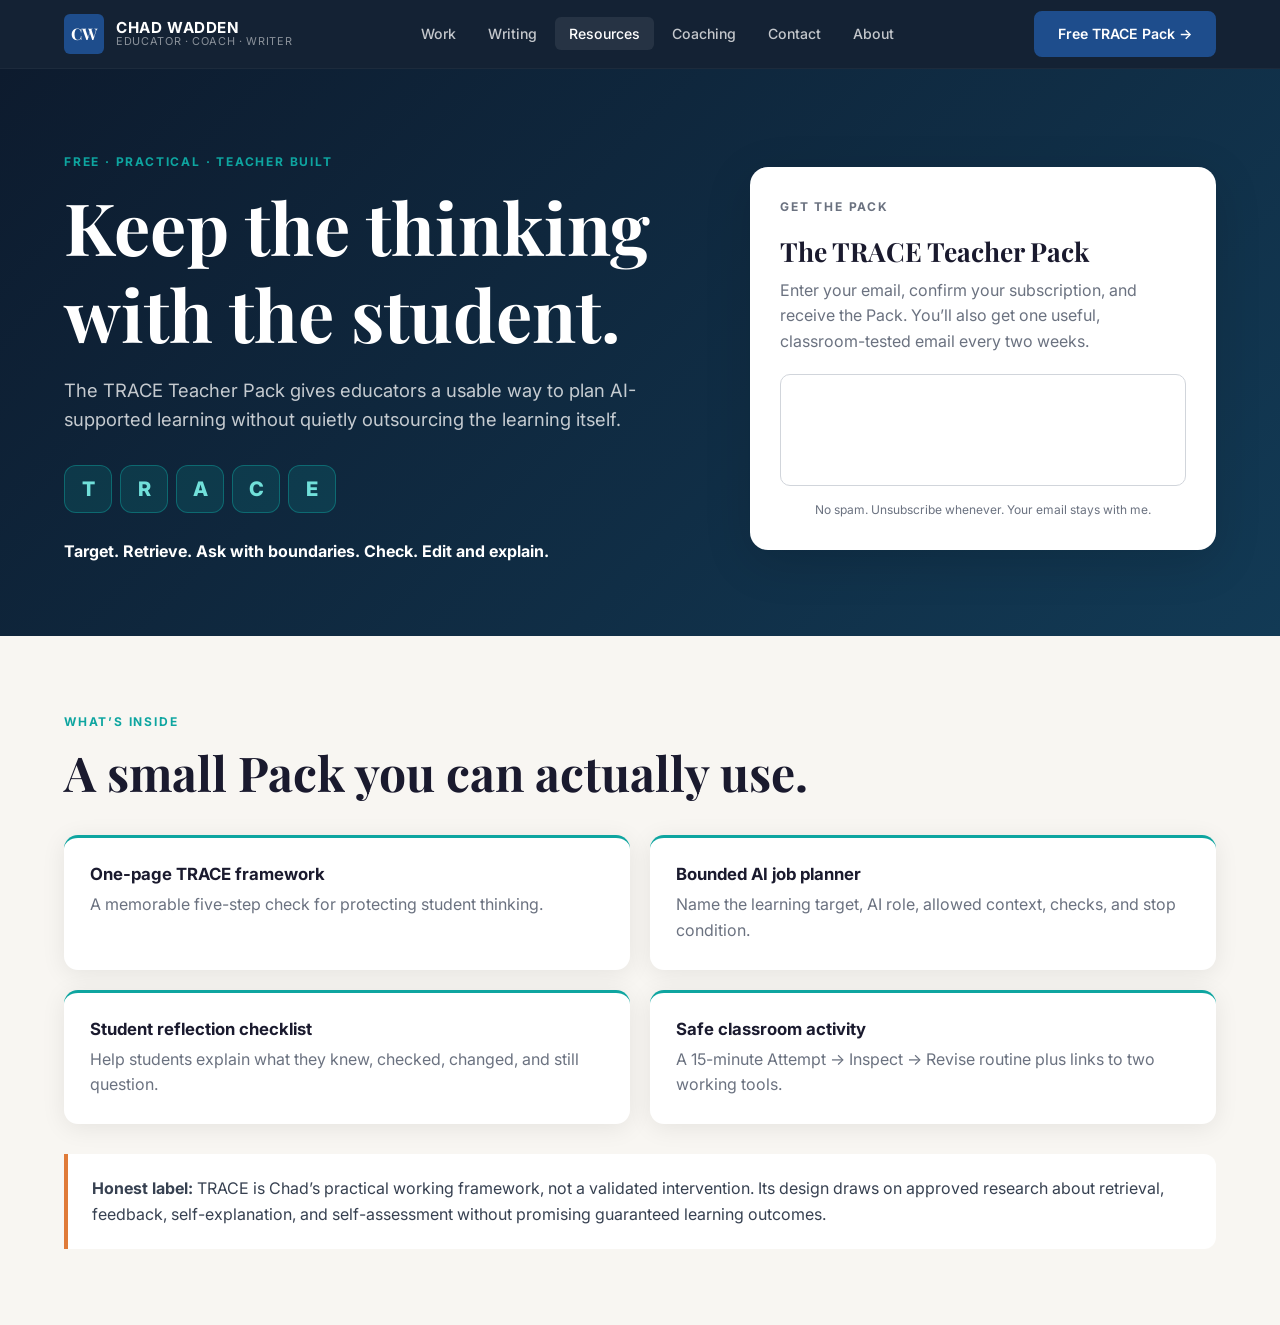
<file: resources/index.html>
<!DOCTYPE html>
<html lang="en">
<head>
  <meta charset="UTF-8">
  <meta name="viewport" content="width=device-width, initial-scale=1.0">
  <title>Free TRACE Teacher Pack — Chad Wadden</title>
  <meta name="description" content="Get the free TRACE Teacher Pack: a practical framework, bounded AI planning template, reflection checklist, and safe classroom activity.">
  <link rel="canonical" href="https://chadwadden.ca/resources/">
  <link rel="icon" href="/favicon.svg" type="image/svg+xml">
  <meta property="og:type" content="website">
  <meta property="og:title" content="The Free TRACE Teacher Pack">
  <meta property="og:description" content="Plan AI-supported learning without handing over the thinking.">
  <meta property="og:url" content="https://chadwadden.ca/resources/">
  <meta property="og:image" content="https://chadwadden.ca/images/chad-teachers.png">
  <meta property="og:site_name" content="Chad Wadden">
  <meta name="twitter:card" content="summary_large_image">
  <link rel="preconnect" href="https://fonts.googleapis.com">
  <link rel="preconnect" href="https://fonts.gstatic.com" crossorigin>
  <link href="https://fonts.googleapis.com/css2?family=Playfair+Display:wght@700&family=Inter:wght@400;500;600;700&display=swap" rel="stylesheet">
  <link rel="stylesheet" href="../css/style.css">
  <style>
    body { padding-top:68px; background:var(--cream); }
    .pack-hero { background:linear-gradient(135deg,var(--navy),#123a55); color:white; padding:84px 0 72px; }
    .pack-layout { display:grid; grid-template-columns:minmax(0,1.15fr) minmax(320px,.85fr); gap:56px; align-items:center; }
    .pack-hero h1 { font-size:clamp(2.5rem,6vw,4.5rem); max-width:780px; margin-bottom:20px; }
    .pack-hero .lead { color:rgba(255,255,255,.76); font-size:1.15rem; max-width:680px; margin-bottom:30px; }
    .trace-row { display:flex; flex-wrap:wrap; gap:8px; margin:26px 0; }
    .trace-row span { display:inline-grid; place-items:center; width:48px; height:48px; border-radius:12px; background:rgba(14,165,160,.16); border:1px solid rgba(14,165,160,.45); color:#71e0da; font-weight:800; font-size:1.25rem; }
    .pack-form { background:white; color:var(--text); border-radius:18px; padding:30px; box-shadow:var(--shadow-lg); }
    .pack-form h2 { font-size:1.65rem; margin-bottom:10px; }
    .pack-form > p { color:var(--gray-500); margin-bottom:20px; }
    .pack-form .kit-form-shell { border:1px solid var(--gray-300); }
    .pack-proof { padding:76px 0; }
    .pack-grid { display:grid; grid-template-columns:repeat(2,minmax(0,1fr)); gap:20px; margin-top:34px; }
    .pack-item { background:white; padding:26px; border-radius:14px; box-shadow:var(--shadow); border-top:3px solid var(--teal); }
    .pack-item h3 { font-family:var(--font-body); font-size:1.05rem; margin-bottom:8px; }
    .pack-item p { color:var(--gray-500); }
    .pack-note { background:white; border-left:4px solid var(--orange); padding:22px 24px; margin-top:30px; border-radius:0 12px 12px 0; color:var(--gray-700); }
    @media (max-width:850px) { .pack-layout { grid-template-columns:1fr; } .pack-grid { grid-template-columns:1fr; } }
    @media (max-width:520px) { .pack-hero { padding:54px 0; } .pack-form { padding:22px 18px; } }
  </style>
  <script async src="https://www.googletagmanager.com/gtag/js?id=G-JR7LL2L3DE"></script>
  <script>window.dataLayer=window.dataLayer||[];function gtag(){dataLayer.push(arguments);}gtag('js',new Date());gtag('config','G-JR7LL2L3DE');</script>
</head>
<body>
  <nav id="navbar">
    <div class="nav-inner">
      <a href="/" class="nav-logo" aria-label="Chad Wadden Home"><div class="logo-mark">CW</div><div class="logo-text"><span class="name">Chad Wadden</span><span class="tagline-sm">Educator · Coach · Writer</span></div></a>
      <ul class="nav-links"><li><a href="/#pillars">Work</a></li><li><a href="/blog/">Writing</a></li><li><a href="/resources/" class="active">Resources</a></li><li><a href="/coaching/">Coaching</a></li><li><a href="mailto:chad.aigroove@gmail.com">Contact</a></li><li><a href="/#about-strip">About</a></li></ul>
      <div class="nav-cta"><a href="#get-pack" class="btn btn-primary" data-track-event="teacher_pack_cta" data-track-location="resources_navigation">Free TRACE Pack →</a></div>
      <button class="nav-hamburger" id="hamburger" aria-label="Open menu"><span></span><span></span><span></span></button>
    </div>
  </nav>

  <main>
    <section class="pack-hero">
      <div class="container pack-layout">
        <div>
          <p class="section-label">Free · Practical · Teacher built</p>
          <h1>Keep the thinking with the student.</h1>
          <p class="lead">The TRACE Teacher Pack gives educators a usable way to plan AI-supported learning without quietly outsourcing the learning itself.</p>
          <div class="trace-row" aria-label="TRACE"><span>T</span><span>R</span><span>A</span><span>C</span><span>E</span></div>
          <p><strong>Target. Retrieve. Ask with boundaries. Check. Edit and explain.</strong></p>
        </div>
        <aside class="pack-form" id="get-pack">
          <p class="section-label">Get the Pack</p>
          <h2>The TRACE Teacher Pack</h2>
          <p>Enter your email, confirm your subscription, and receive the Pack. You’ll also get one useful, classroom-tested email every two weeks.</p>
          <div class="kit-form-shell" data-track-event="newsletter_form_view" data-track-location="resources_page">
            <script async data-uid="70f50cb4b3" src="https://chad-wadden.kit.com/70f50cb4b3/index.js"></script>
          </div>
          <p class="form-disclaimer" style="color:var(--gray-500);margin:14px 0 0">No spam. Unsubscribe whenever. Your email stays with me.</p>
        </aside>
      </div>
    </section>

    <section class="pack-proof">
      <div class="container">
        <p class="section-label">What’s inside</p>
        <h2 style="font-size:clamp(2rem,4vw,3rem);max-width:760px">A small Pack you can actually use.</h2>
        <div class="pack-grid">
          <article class="pack-item"><h3>One-page TRACE framework</h3><p>A memorable five-step check for protecting student thinking.</p></article>
          <article class="pack-item"><h3>Bounded AI job planner</h3><p>Name the learning target, AI role, allowed context, checks, and stop condition.</p></article>
          <article class="pack-item"><h3>Student reflection checklist</h3><p>Help students explain what they knew, checked, changed, and still question.</p></article>
          <article class="pack-item"><h3>Safe classroom activity</h3><p>A 15-minute Attempt → Inspect → Revise routine plus links to two working tools.</p></article>
        </div>
        <div class="pack-note"><strong>Honest label:</strong> TRACE is Chad’s practical working framework, not a validated intervention. Its design draws on approved research about retrieval, feedback, self-explanation, and self-assessment without promising guaranteed learning outcomes.</div>
      </div>
    </section>
  </main>
  <script src="../js/main.js"></script>
</body>
</html>
</file>
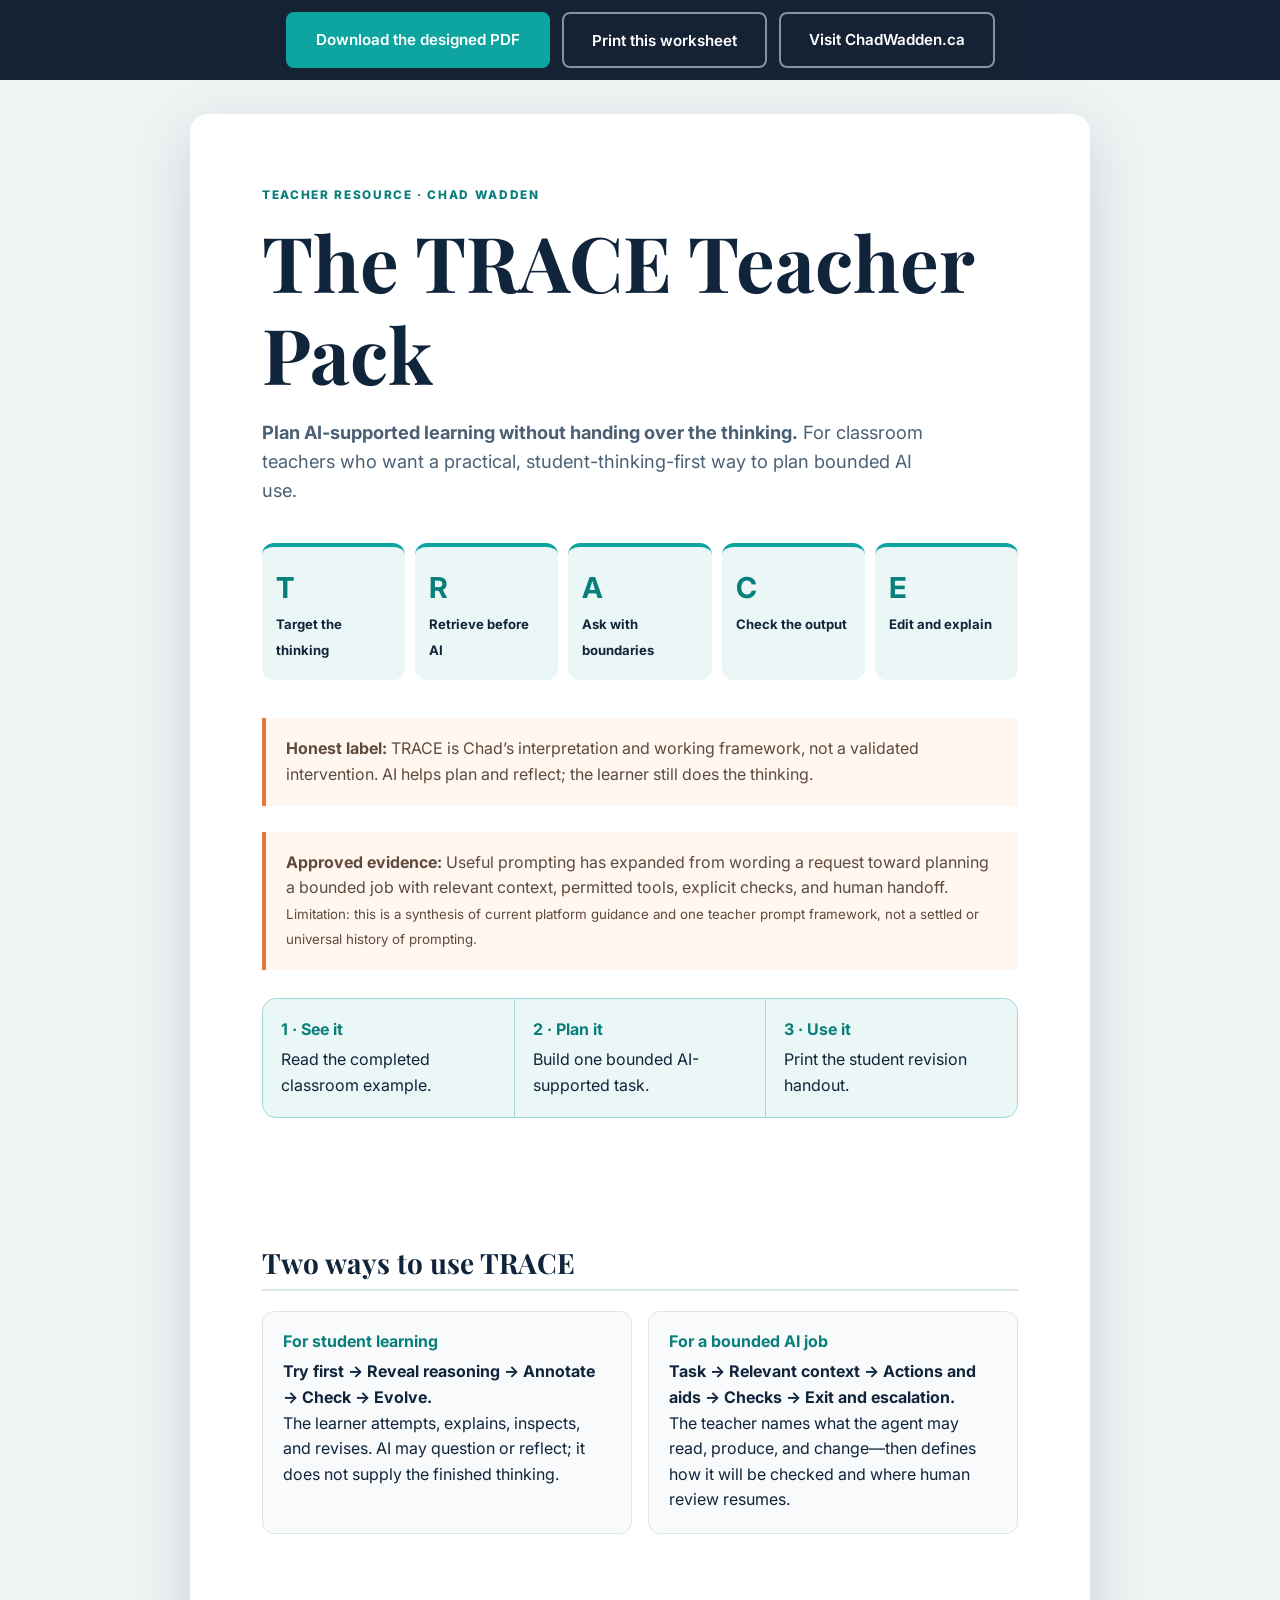
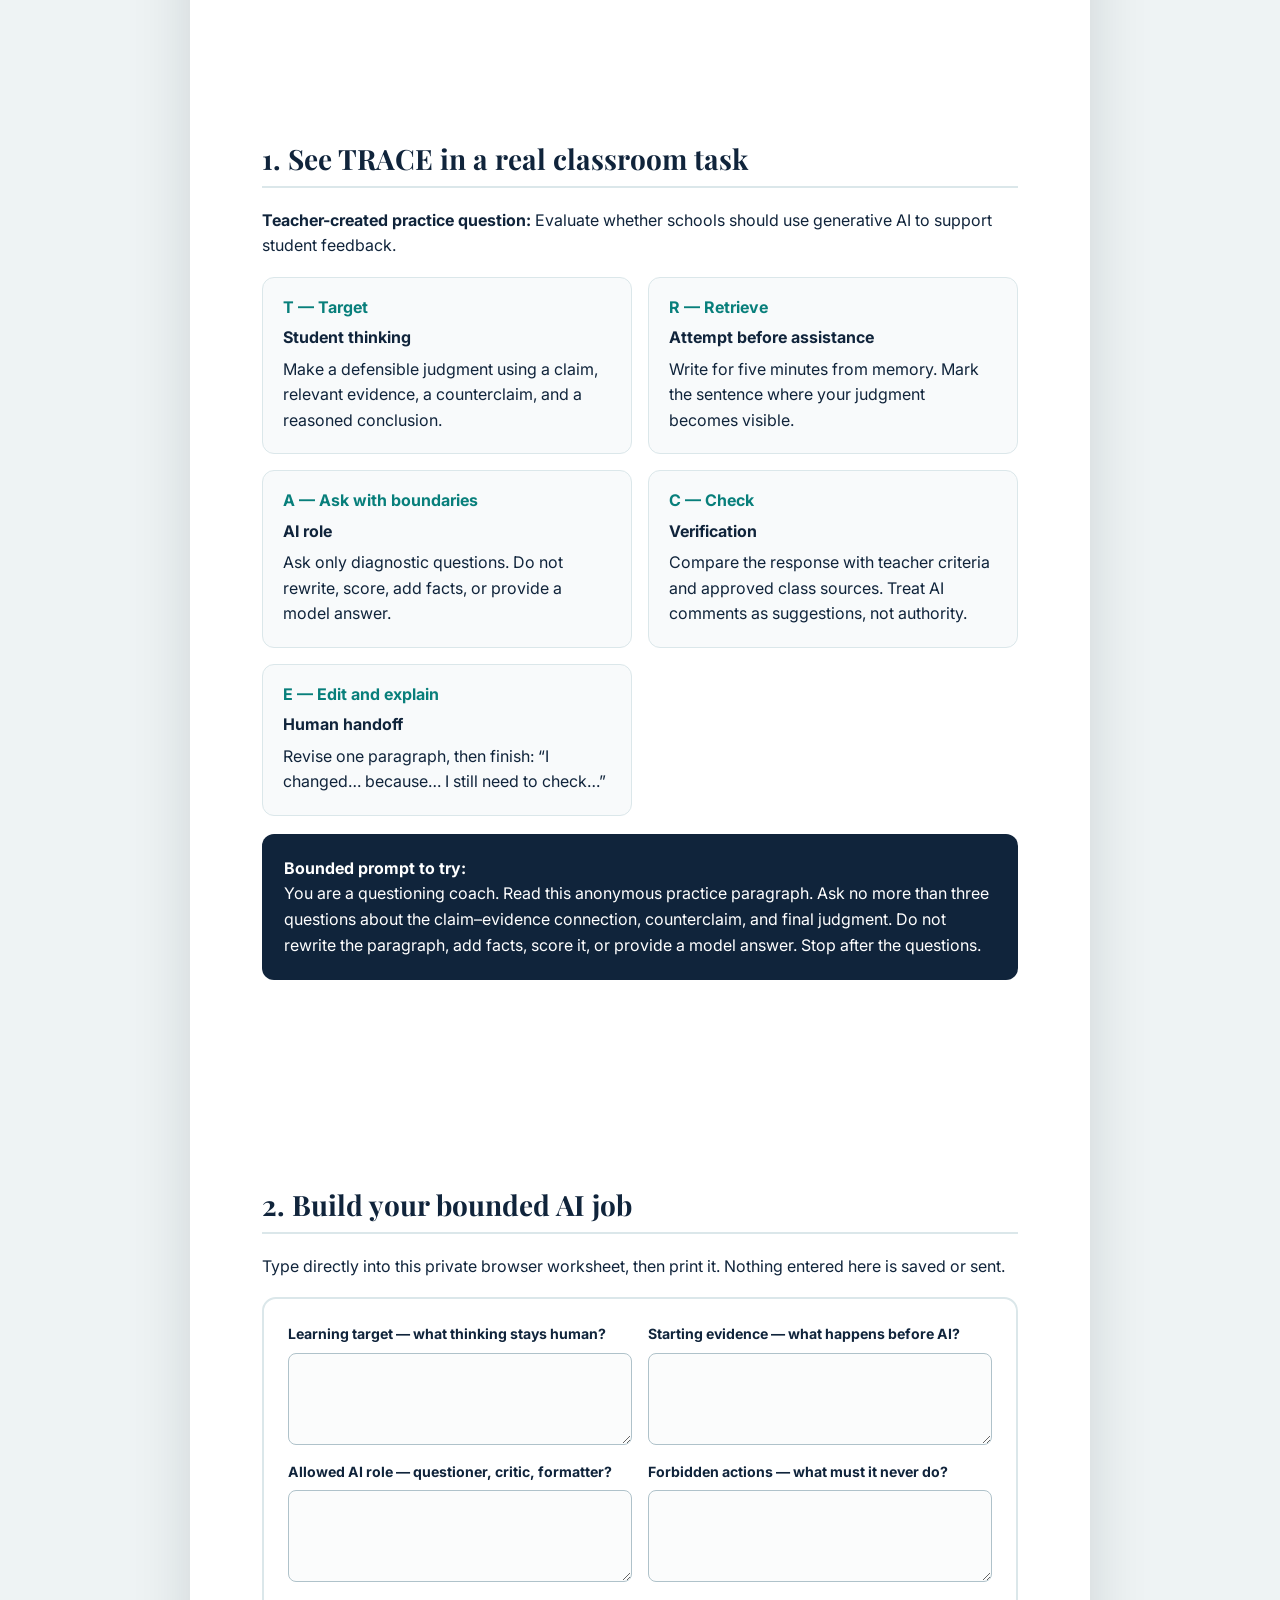
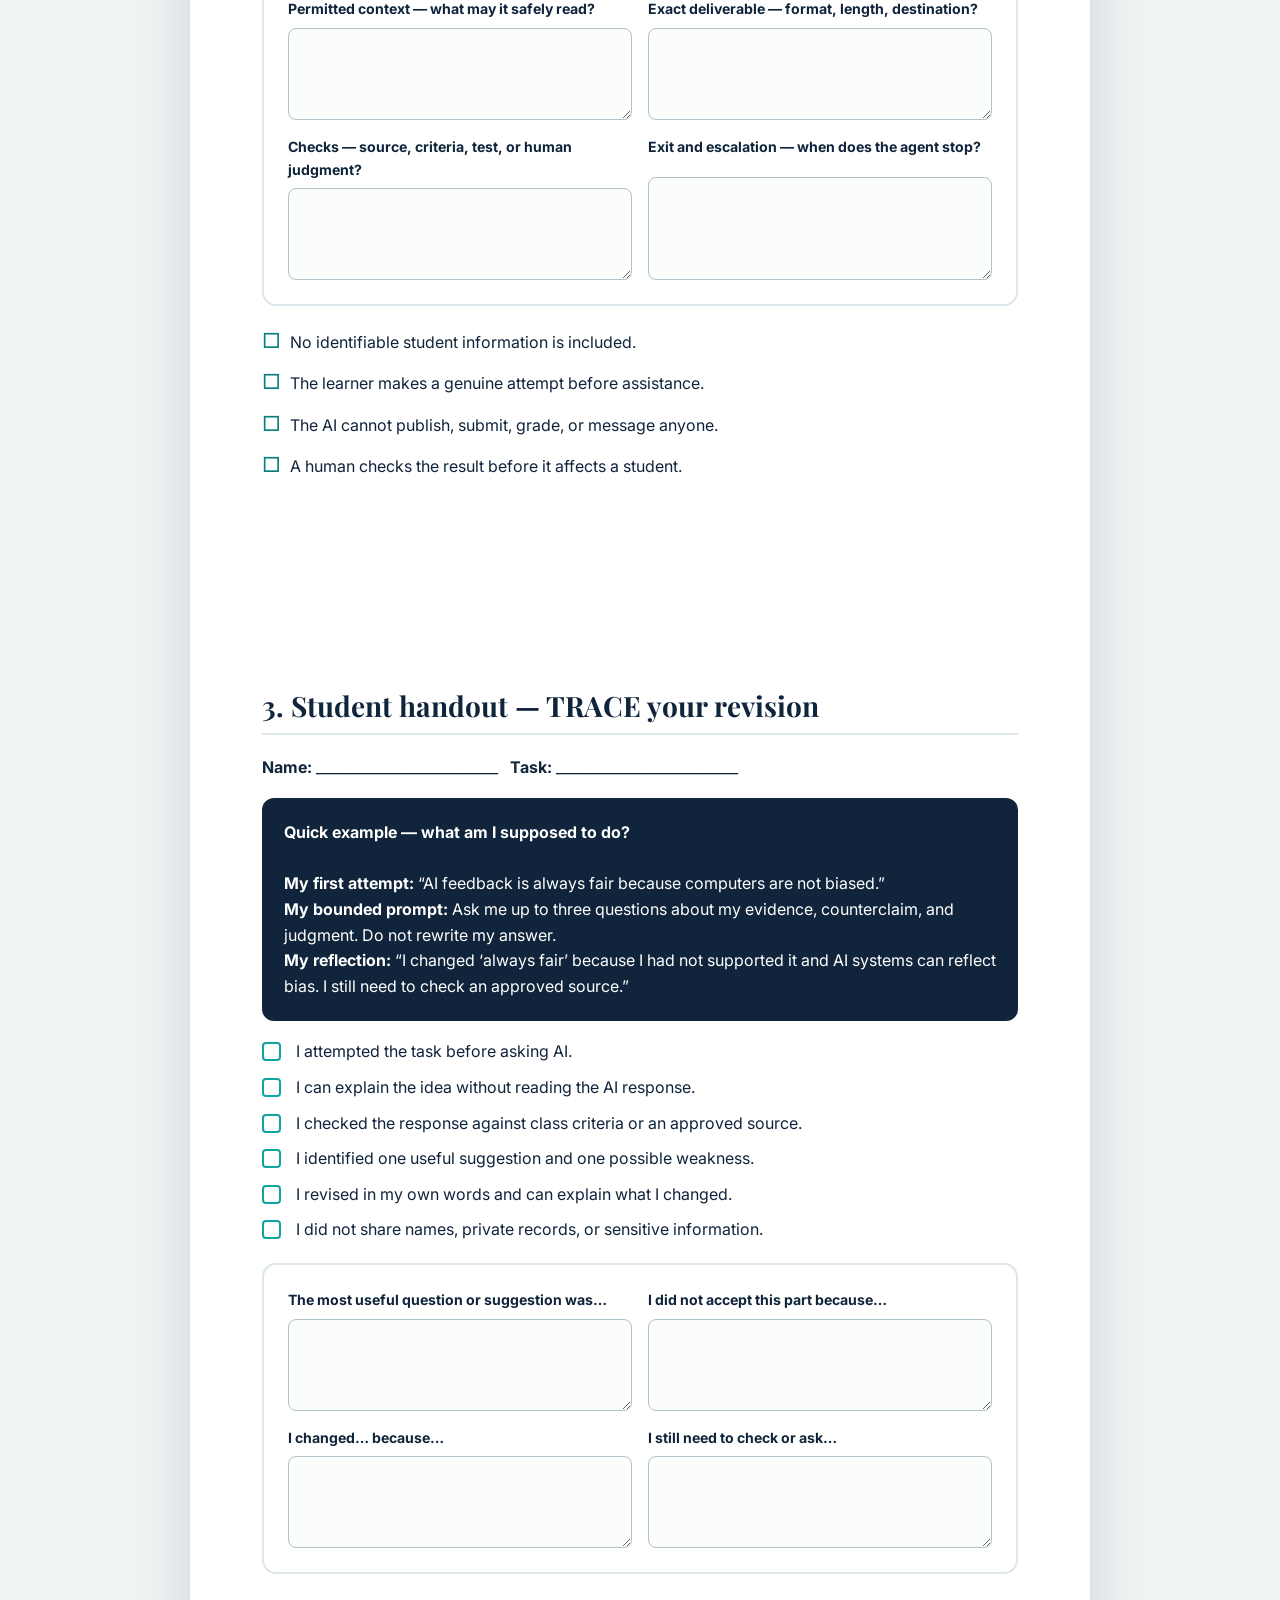
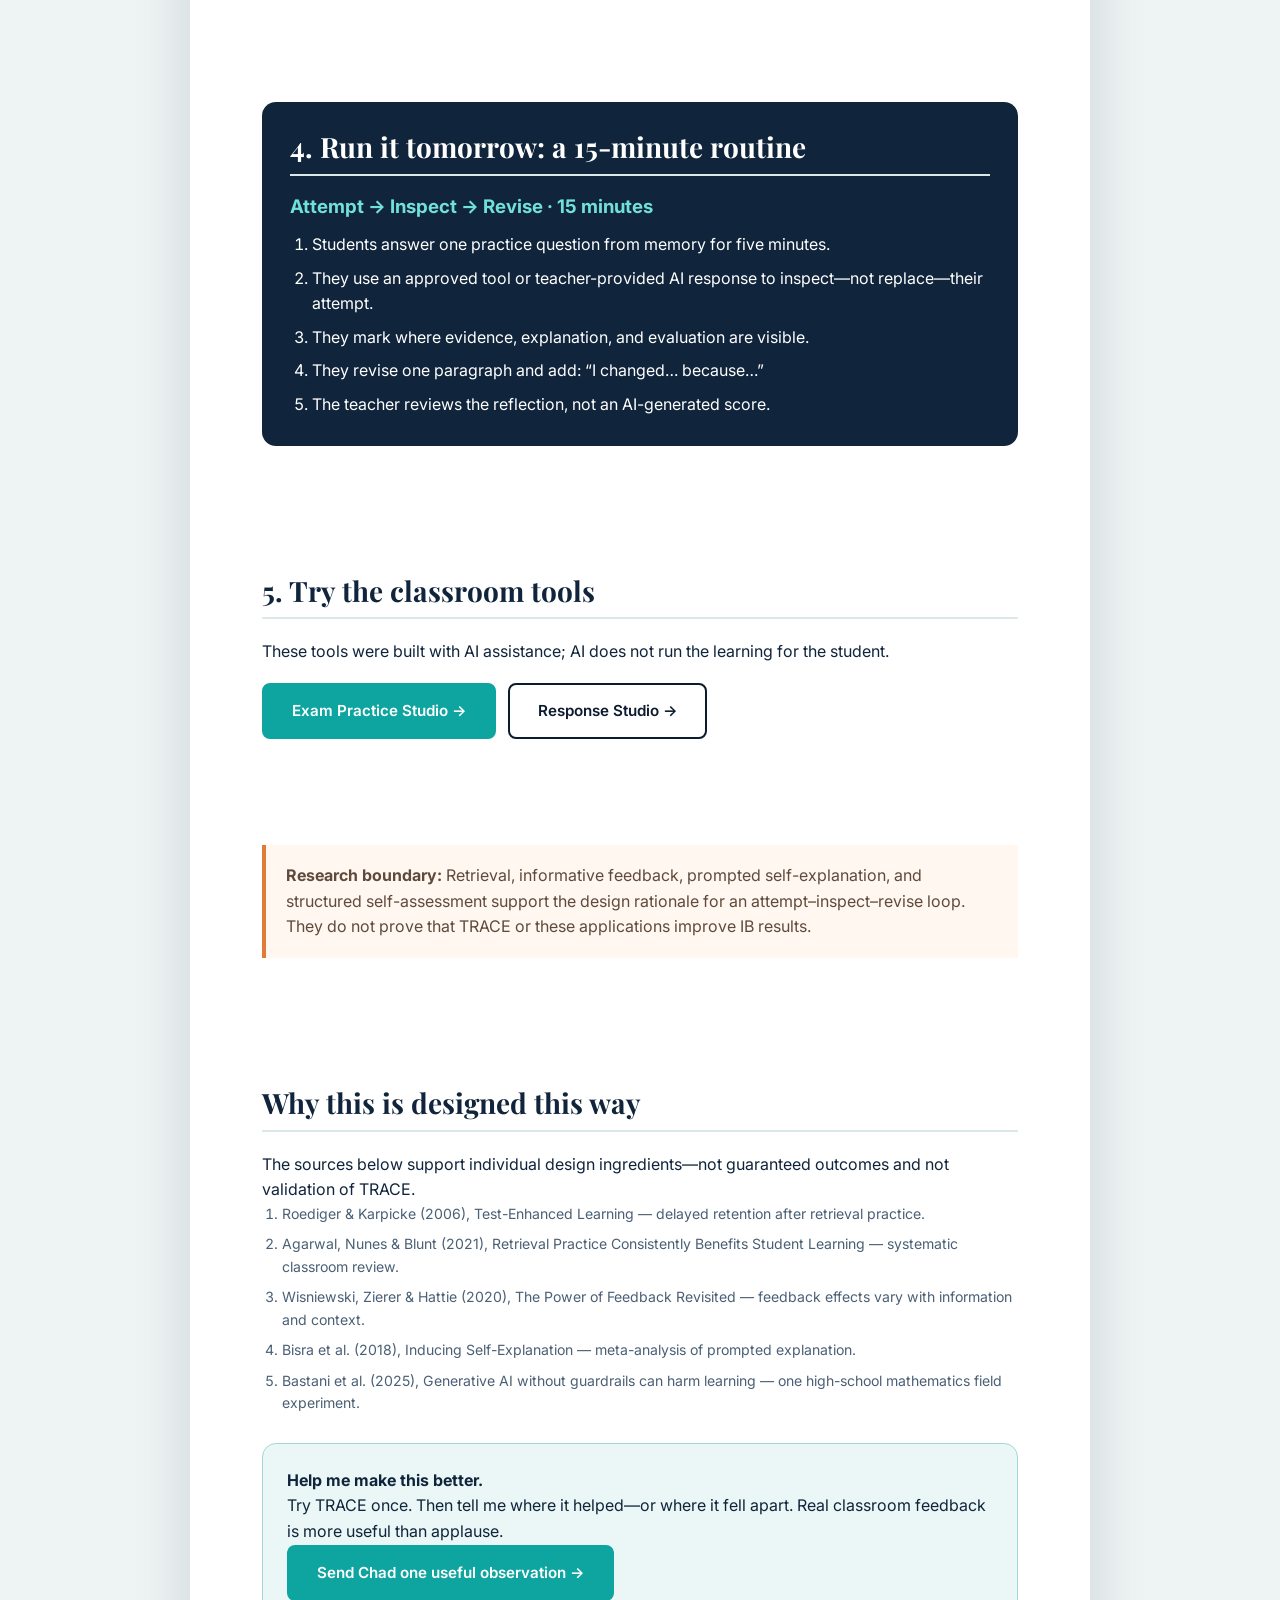
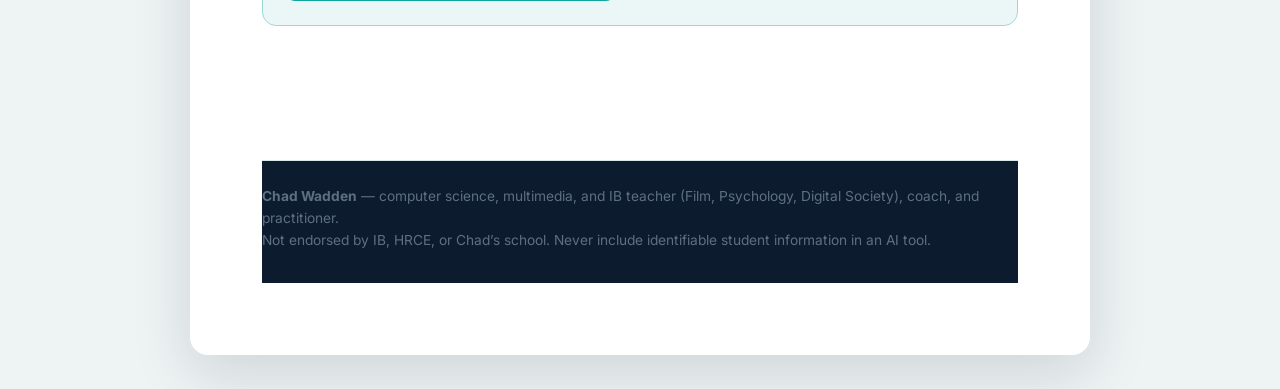
<file: resources/trace-teacher-pack/index.html>
<!DOCTYPE html>
<html lang="en">
<head>
  <meta charset="UTF-8">
  <meta name="viewport" content="width=device-width, initial-scale=1.0">
  <meta name="robots" content="noindex,nofollow">
  <title>The TRACE Teacher Pack — Chad Wadden</title>
  <meta name="description" content="A practical framework for planning AI-supported learning without handing over the thinking.">
  <meta name="trace-source-sha256" content="d9ec299d7af2d486fb27b2a87a26b1f3df47a65e7bb52af8006ab1e3b1b04969">
  <meta name="trace-record-digest" content="cda39c7f2d0b3179c90353e5e087e9d90e0a80550d7b80f934ba86c289b805a2">
  <link rel="icon" href="/favicon.svg" type="image/svg+xml">
  <link rel="preconnect" href="https://fonts.googleapis.com">
  <link rel="preconnect" href="https://fonts.gstatic.com" crossorigin>
  <link href="https://fonts.googleapis.com/css2?family=Playfair+Display:wght@700&family=Inter:wght@400;500;600;700&display=swap" rel="stylesheet">
  <link rel="stylesheet" href="/css/style.css">
  <style>
    body { background:#eef3f4; color:#10243b; }
    .pack-toolbar { position:sticky; top:0; z-index:10; background:rgba(13,27,46,.97); padding:12px 20px; display:flex; justify-content:center; gap:12px; }
    .pack-sheet { width:min(900px,calc(100% - 32px)); margin:34px auto; background:white; padding:clamp(28px,7vw,72px); box-shadow:0 18px 60px rgba(13,27,46,.14); border-radius:18px; }
    .pack-kicker { color:#087f7b; font-weight:800; letter-spacing:.14em; text-transform:uppercase; font-size:.74rem; }
    .pack-sheet h1 { font-size:clamp(2.5rem,7vw,4.8rem); margin:10px 0 18px; }
    .pack-deck { font-size:1.14rem; color:#4b6075; max-width:680px; }
    .trace-framework { display:grid; grid-template-columns:repeat(5,1fr); gap:10px; margin:38px 0; }
    .trace-step { padding:18px 14px; border-radius:12px; background:#eaf7f6; border-top:4px solid #0ea5a0; }
    .trace-step b { display:block; font-size:1.8rem; color:#087f7b; }
    .trace-step span { font-size:.82rem; font-weight:700; }
    .pack-section { margin-top:48px; }
    .pack-section h2 { font-size:1.75rem; padding-bottom:10px; border-bottom:2px solid #dbe7ea; margin-bottom:20px; }
    .planner { counter-reset:item; display:grid; gap:12px; }
    .planner li { list-style:none; background:#f6f8f9; padding:15px 18px 15px 52px; border-radius:10px; position:relative; }
    .planner li::before { counter-increment:item; content:counter(item); position:absolute; left:15px; top:13px; width:26px; height:26px; display:grid; place-items:center; background:#10243b; color:white; border-radius:50%; font-weight:700; }
    .checklist { list-style:none; display:grid; gap:10px; }
    .checklist li { padding-left:34px; position:relative; }
    .checklist li::before { content:''; position:absolute; left:0; top:3px; width:19px; height:19px; border:2px solid #0ea5a0; border-radius:4px; }
    .activity { background:#10243b; color:white; padding:28px; border-radius:14px; }
    .activity h3 { font-family:var(--font-body); color:#71e0da; margin-bottom:14px; }
    .activity ol { padding-left:22px; display:grid; gap:8px; }
    .evidence-note { padding:18px 20px; border-left:4px solid #e07b39; background:#fff7f0; margin:26px 0; color:#5f4a3c; }
    .tool-links { display:flex; flex-wrap:wrap; gap:12px; }
    .mode-grid,.worked-grid,.worksheet-grid { display:grid; grid-template-columns:repeat(2,minmax(0,1fr)); gap:16px; }
    .mode-card,.worked-card { border:1px solid #dbe7ea; border-radius:12px; padding:20px; background:#f8fafb; }
    .mode-card h3,.worked-card h3 { font-family:var(--font-body); font-size:1rem; color:#087f7b; margin-bottom:8px; }
    .worked-card strong { display:block; margin-bottom:6px; }
    .prompt-box { background:#10243b; color:white; border-radius:12px; padding:22px; margin-top:18px; }
    .prompt-box code { white-space:normal; font:inherit; line-height:1.6; }
    .worksheet { border:2px solid #dbe7ea; border-radius:14px; padding:24px; background:white; }
    .worksheet label { display:grid; gap:7px; font-weight:700; font-size:.88rem; }
    .worksheet textarea { width:100%; min-height:92px; resize:vertical; border:1px solid #afc2ca; border-radius:8px; padding:12px; font:inherit; color:#10243b; background:#fbfcfc; }
    .worksheet textarea:focus { outline:3px solid rgba(14,165,160,.2); border-color:#0ea5a0; }
    .preflight { list-style:none; display:grid; gap:8px; margin-top:18px; }
    .preflight li::before { content:'□'; font-size:1.3rem; color:#087f7b; margin-right:9px; }
    .sources { font-size:.88rem; color:#4b6075; padding-left:20px; display:grid; gap:8px; }
    .sources a { overflow-wrap:anywhere; }
    .reply-card { background:#eaf7f6; border:1px solid #9fd9d6; border-radius:14px; padding:24px; margin-top:28px; }
    .start-here { display:grid; grid-template-columns:repeat(3,1fr); gap:1px; margin:28px 0 8px; background:#9fd9d6; border:1px solid #9fd9d6; border-radius:14px; overflow:hidden; }
    .start-step { background:#eaf7f6; padding:18px; }
    .start-step b { display:block; color:#087f7b; margin-bottom:5px; }
    .pack-footer { margin-top:54px; padding-top:24px; border-top:1px solid #dbe7ea; font-size:.86rem; color:#5d7082; }
    @media (max-width:720px) { .trace-framework,.mode-grid,.worked-grid,.worksheet-grid,.start-here { grid-template-columns:1fr; } .trace-step { display:flex; align-items:center; gap:16px; } .pack-toolbar { position:static; flex-wrap:wrap; } }
    @media print { body{background:white}.pack-toolbar{display:none}.pack-sheet{width:100%;margin:0;padding:24px;box-shadow:none;border-radius:0}.trace-framework{break-inside:avoid}.pack-section,.activity,.worksheet{break-inside:avoid}a{color:#10243b;text-decoration:underline}.worksheet textarea{min-height:72px} }
  </style>
  <script async src="https://www.googletagmanager.com/gtag/js?id=G-JR7LL2L3DE"></script>
  <script>window.dataLayer=window.dataLayer||[];function gtag(){dataLayer.push(arguments);}gtag('js',new Date());gtag('config','G-JR7LL2L3DE');gtag('event','teacher_pack_view',{campaign_id:'trace_teacher_pack',content_id:'teacher_pack'});</script>
</head>
<body>
  <div class="pack-toolbar" aria-label="Teacher Pack actions">
    <a class="btn btn-teal" href="trace-teacher-pack.pdf" download>Download the designed PDF</a>
    <button class="btn btn-outline-white" type="button" onclick="window.print()">Print this worksheet</button>
    <a class="btn btn-outline-white" href="/">Visit ChadWadden.ca</a>
  </div>
  <main class="pack-sheet">
    <p class="pack-kicker">Teacher resource · Chad Wadden</p>
    <h1>The TRACE Teacher Pack</h1>
    <p class="pack-deck"><strong>Plan AI-supported learning without handing over the thinking.</strong> For classroom teachers who want a practical, student-thinking-first way to plan bounded AI use.</p>

    <div class="trace-framework" aria-label="The five TRACE steps">
      <div class="trace-step"><b>T</b><span>Target the thinking</span></div>
      <div class="trace-step"><b>R</b><span>Retrieve before AI</span></div>
      <div class="trace-step"><b>A</b><span>Ask with boundaries</span></div>
      <div class="trace-step"><b>C</b><span>Check the output</span></div>
      <div class="trace-step"><b>E</b><span>Edit and explain</span></div>
    </div>

    <div class="evidence-note"><strong>Honest label:</strong> TRACE is Chad’s interpretation and working framework, not a validated intervention. AI helps plan and reflect; the learner still does the thinking.</div>

    <div class="evidence-note"><strong>Approved evidence:</strong> Useful prompting has expanded from wording a request toward planning a bounded job with relevant context, permitted tools, explicit checks, and human handoff.<br><small>Limitation: this is a synthesis of current platform guidance and one teacher prompt framework, not a settled or universal history of prompting.</small></div>

    <nav class="start-here" aria-label="How to use this Pack">
      <a class="start-step" href="#example"><b>1 · See it</b>Read the completed classroom example.</a>
      <a class="start-step" href="#planner"><b>2 · Plan it</b>Build one bounded AI-supported task.</a>
      <a class="start-step" href="#handout"><b>3 · Use it</b>Print the student revision handout.</a>
    </nav>

    <section class="pack-section">
      <h2>Two ways to use TRACE</h2>
      <div class="mode-grid">
        <article class="mode-card"><h3>For student learning</h3><p><strong>Try first → Reveal reasoning → Annotate → Check → Evolve.</strong></p><p>The learner attempts, explains, inspects, and revises. AI may question or reflect; it does not supply the finished thinking.</p></article>
        <article class="mode-card"><h3>For a bounded AI job</h3><p><strong>Task → Relevant context → Actions and aids → Checks → Exit and escalation.</strong></p><p>The teacher names what the agent may read, produce, and change—then defines how it will be checked and where human review resumes.</p></article>
      </div>
    </section>

    <section class="pack-section" id="example">
      <h2>1. See TRACE in a real classroom task</h2>
      <p><strong>Teacher-created practice question:</strong> Evaluate whether schools should use generative AI to support student feedback.</p>
      <div class="worked-grid" style="margin-top:18px">
        <article class="worked-card"><h3>T — Target</h3><strong>Student thinking</strong><p>Make a defensible judgment using a claim, relevant evidence, a counterclaim, and a reasoned conclusion.</p></article>
        <article class="worked-card"><h3>R — Retrieve</h3><strong>Attempt before assistance</strong><p>Write for five minutes from memory. Mark the sentence where your judgment becomes visible.</p></article>
        <article class="worked-card"><h3>A — Ask with boundaries</h3><strong>AI role</strong><p>Ask only diagnostic questions. Do not rewrite, score, add facts, or provide a model answer.</p></article>
        <article class="worked-card"><h3>C — Check</h3><strong>Verification</strong><p>Compare the response with teacher criteria and approved class sources. Treat AI comments as suggestions, not authority.</p></article>
        <article class="worked-card"><h3>E — Edit and explain</h3><strong>Human handoff</strong><p>Revise one paragraph, then finish: “I changed… because… I still need to check…”</p></article>
      </div>
      <div class="prompt-box"><strong>Bounded prompt to try:</strong><br><code>You are a questioning coach. Read this anonymous practice paragraph. Ask no more than three questions about the claim–evidence connection, counterclaim, and final judgment. Do not rewrite the paragraph, add facts, score it, or provide a model answer. Stop after the questions.</code></div>
    </section>

    <section class="pack-section" id="planner">
      <h2>2. Build your bounded AI job</h2>
      <p>Type directly into this private browser worksheet, then print it. Nothing entered here is saved or sent.</p>
      <div class="worksheet worksheet-grid" style="margin-top:18px">
        <label>Learning target — what thinking stays human?<textarea aria-label="Learning target"></textarea></label>
        <label>Starting evidence — what happens before AI?<textarea aria-label="Starting evidence"></textarea></label>
        <label>Allowed AI role — questioner, critic, formatter?<textarea aria-label="Allowed AI role"></textarea></label>
        <label>Forbidden actions — what must it never do?<textarea aria-label="Forbidden actions"></textarea></label>
        <label>Permitted context — what may it safely read?<textarea aria-label="Permitted context"></textarea></label>
        <label>Exact deliverable — format, length, destination?<textarea aria-label="Exact deliverable"></textarea></label>
        <label>Checks — source, criteria, test, or human judgment?<textarea aria-label="Checks"></textarea></label>
        <label>Exit and escalation — when does the agent stop?<textarea aria-label="Exit and escalation"></textarea></label>
      </div>
      <ul class="preflight"><li>No identifiable student information is included.</li><li>The learner makes a genuine attempt before assistance.</li><li>The AI cannot publish, submit, grade, or message anyone.</li><li>A human checks the result before it affects a student.</li></ul>
    </section>

    <section class="pack-section" id="handout">
      <h2>3. Student handout — TRACE your revision</h2>
      <p><strong>Name:</strong> __________________________ &nbsp; <strong>Task:</strong> __________________________</p>
      <div class="prompt-box" style="margin-top:18px"><strong>Quick example — what am I supposed to do?</strong><br><br><strong>My first attempt:</strong> “AI feedback is always fair because computers are not biased.”<br><strong>My bounded prompt:</strong> <code>Ask me up to three questions about my evidence, counterclaim, and judgment. Do not rewrite my answer.</code><br><strong>My reflection:</strong> “I changed ‘always fair’ because I had not supported it and AI systems can reflect bias. I still need to check an approved source.”</div>
      <ul class="checklist" style="margin-top:18px">
        <li>I attempted the task before asking AI.</li>
        <li>I can explain the idea without reading the AI response.</li>
        <li>I checked the response against class criteria or an approved source.</li>
        <li>I identified one useful suggestion and one possible weakness.</li>
        <li>I revised in my own words and can explain what I changed.</li>
        <li>I did not share names, private records, or sensitive information.</li>
      </ul>
      <div class="worksheet worksheet-grid" style="margin-top:20px">
        <label>The most useful question or suggestion was…<textarea aria-label="Most useful suggestion"></textarea></label>
        <label>I did not accept this part because…<textarea aria-label="Rejected suggestion"></textarea></label>
        <label>I changed… because…<textarea aria-label="Revision explanation"></textarea></label>
        <label>I still need to check or ask…<textarea aria-label="Remaining uncertainty"></textarea></label>
      </div>
    </section>

    <section class="pack-section activity">
      <h2>4. Run it tomorrow: a 15-minute routine</h2>
      <h3>Attempt → Inspect → Revise · 15 minutes</h3>
      <ol>
        <li>Students answer one practice question from memory for five minutes.</li>
        <li>They use an approved tool or teacher-provided AI response to inspect—not replace—their attempt.</li>
        <li>They mark where evidence, explanation, and evaluation are visible.</li>
        <li>They revise one paragraph and add: “I changed… because…”</li>
        <li>The teacher reviews the reflection, not an AI-generated score.</li>
      </ol>
    </section>

    <section class="pack-section">
      <h2>5. Try the classroom tools</h2>
      <p style="margin-bottom:18px">These tools were built with AI assistance; AI does not run the learning for the student.</p>
      <div class="tool-links">
        <a class="btn btn-teal" href="https://macchady-spec.github.io/ib_paperPractice/ibdsdiag.html" target="_blank" rel="noopener">Exam Practice Studio →</a>
        <a class="btn btn-secondary" href="https://macchady-spec.github.io/ib_paperPractice/" target="_blank" rel="noopener">Response Studio →</a>
      </div>
    </section>

    <div class="evidence-note"><strong>Research boundary:</strong> Retrieval, informative feedback, prompted self-explanation, and structured self-assessment support the design rationale for an attempt–inspect–revise loop. They do not prove that TRACE or these applications improve IB results.</div>

    <section class="pack-section">
      <h2>Why this is designed this way</h2>
      <p>The sources below support individual design ingredients—not guaranteed outcomes and not validation of TRACE.</p>
      <ol class="sources">
        <li>Roediger &amp; Karpicke (2006), <a href="https://doi.org/10.1111/j.1467-9280.2006.01693.x">Test-Enhanced Learning</a> — delayed retention after retrieval practice.</li>
        <li>Agarwal, Nunes &amp; Blunt (2021), <a href="https://doi.org/10.1007/s10648-021-09595-9">Retrieval Practice Consistently Benefits Student Learning</a> — systematic classroom review.</li>
        <li>Wisniewski, Zierer &amp; Hattie (2020), <a href="https://doi.org/10.3389/fpsyg.2019.03087">The Power of Feedback Revisited</a> — feedback effects vary with information and context.</li>
        <li>Bisra et al. (2018), <a href="https://doi.org/10.1007/s10648-018-9434-x">Inducing Self-Explanation</a> — meta-analysis of prompted explanation.</li>
        <li>Bastani et al. (2025), <a href="https://doi.org/10.1073/pnas.2422633122">Generative AI without guardrails can harm learning</a> — one high-school mathematics field experiment.</li>
      </ol>
      <div class="reply-card"><strong>Help me make this better.</strong><p>Try TRACE once. Then tell me where it helped—or where it fell apart. Real classroom feedback is more useful than applause.</p><a class="btn btn-teal" href="mailto:chad.aigroove@gmail.com?subject=TRACE%20Teacher%20Pack%20feedback">Send Chad one useful observation →</a></div>
    </section>

    <footer class="pack-footer">
      <p><strong>Chad Wadden</strong> — computer science, multimedia, and IB teacher (Film, Psychology, Digital Society), coach, and practitioner.</p>
      <p>Not endorsed by IB, HRCE, or Chad’s school. Never include identifiable student information in an AI tool.</p>
    </footer>
  </main>
</body>
</html>
</file>
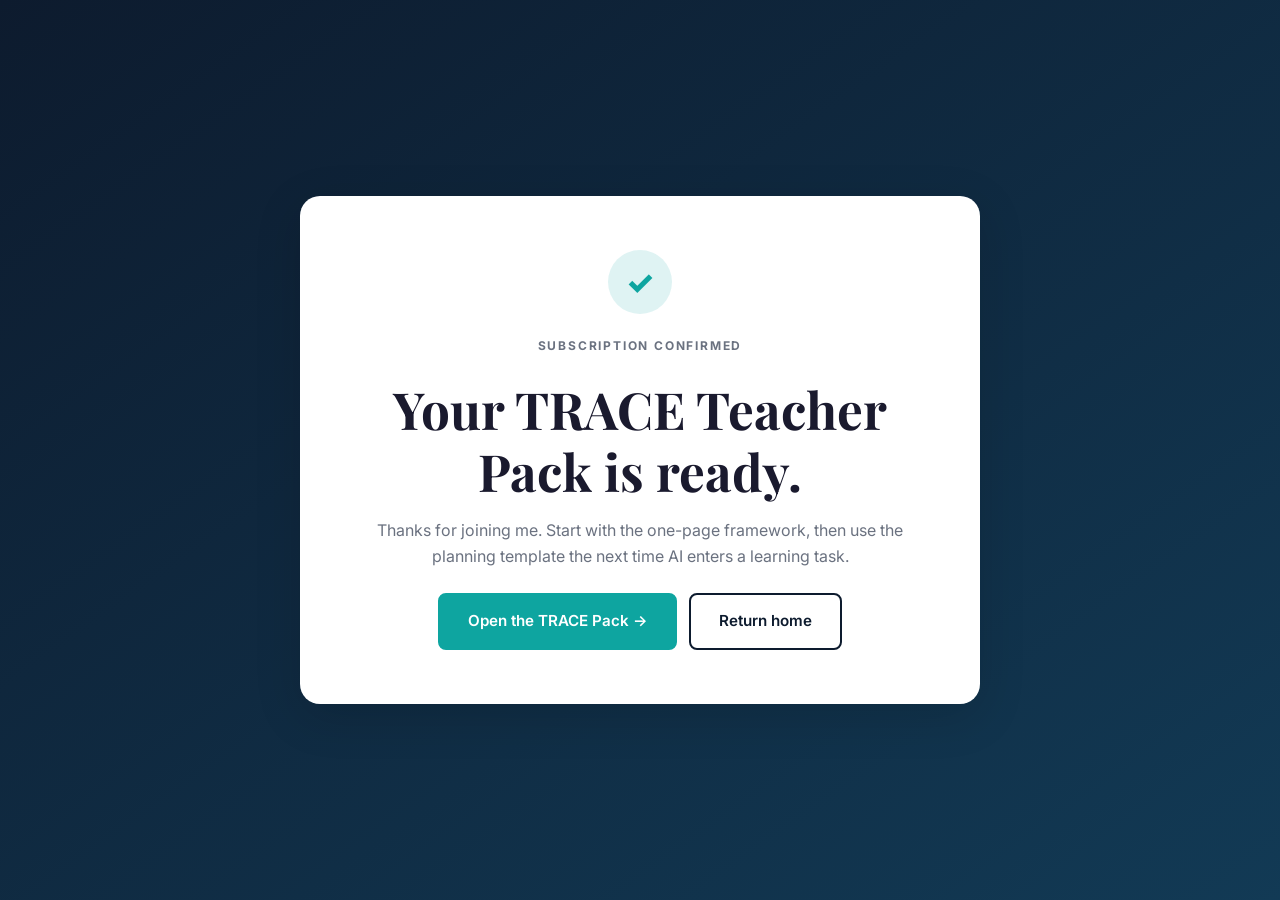
<file: newsletter-confirmed.html>
<!DOCTYPE html>
<html lang="en">
<head>
  <meta charset="UTF-8">
  <meta name="viewport" content="width=device-width, initial-scale=1.0">
  <meta name="robots" content="noindex,nofollow">
  <title>Your TRACE Teacher Pack Is Ready — Chad Wadden</title>
  <meta name="description" content="Your subscription is confirmed and the TRACE Teacher Pack is ready.">
  <link rel="icon" href="/favicon.svg" type="image/svg+xml">
  <link rel="preconnect" href="https://fonts.googleapis.com">
  <link rel="preconnect" href="https://fonts.gstatic.com" crossorigin>
  <link href="https://fonts.googleapis.com/css2?family=Playfair+Display:wght@700&family=Inter:wght@400;500;600;700&display=swap" rel="stylesheet">
  <link rel="stylesheet" href="/css/style.css">
  <style>
    body { min-height:100vh; background:linear-gradient(145deg,var(--navy),#123a55); color:white; display:grid; place-items:center; padding:32px; }
    .confirmed-card { width:min(680px,100%); background:white; color:var(--text); border-radius:20px; padding:clamp(28px,6vw,54px); box-shadow:var(--shadow-lg); text-align:center; }
    .confirmed-mark { width:64px; height:64px; border-radius:50%; background:rgba(14,165,160,.13); color:var(--teal); display:grid; place-items:center; margin:0 auto 22px; font-size:2rem; font-weight:800; }
    .confirmed-card h1 { font-size:clamp(2rem,6vw,3.2rem); margin-bottom:16px; }
    .confirmed-card p { color:var(--gray-500); margin:0 auto 24px; max-width:540px; }
    .confirmed-actions { display:flex; justify-content:center; gap:12px; flex-wrap:wrap; }
  </style>
  <script async src="https://www.googletagmanager.com/gtag/js?id=G-JR7LL2L3DE"></script>
  <script>
    window.dataLayer=window.dataLayer||[];function gtag(){dataLayer.push(arguments);}gtag('js',new Date());gtag('config','G-JR7LL2L3DE');
    try {
      if (!sessionStorage.getItem('trace_teacher_pack_lead_recorded')) {
        gtag('event','generate_lead',{campaign_id:'trace_teacher_pack',content_id:'kit_confirmation'});
        sessionStorage.setItem('trace_teacher_pack_lead_recorded','true');
      }
    } catch (_) {
      gtag('event','generate_lead',{campaign_id:'trace_teacher_pack',content_id:'kit_confirmation'});
    }
  </script>
</head>
<body>
  <main class="confirmed-card">
    <div class="confirmed-mark" aria-hidden="true">✓</div>
    <p class="section-label">Subscription confirmed</p>
    <h1>Your TRACE Teacher Pack is ready.</h1>
    <p>Thanks for joining me. Start with the one-page framework, then use the planning template the next time AI enters a learning task.</p>
    <div class="confirmed-actions">
      <a class="btn btn-teal" id="open-trace-pack" href="/resources/trace-teacher-pack/">Open the TRACE Pack →</a>
      <a class="btn btn-secondary" href="/">Return home</a>
    </div>
  </main>
  <script>
    document.getElementById('open-trace-pack').addEventListener('click',function(){
      if(typeof window.gtag==='function')window.gtag('event','teacher_pack_open',{campaign_id:'trace_teacher_pack',content_id:'confirmation_page'});
    });
  </script>
</body>
</html>
</file>
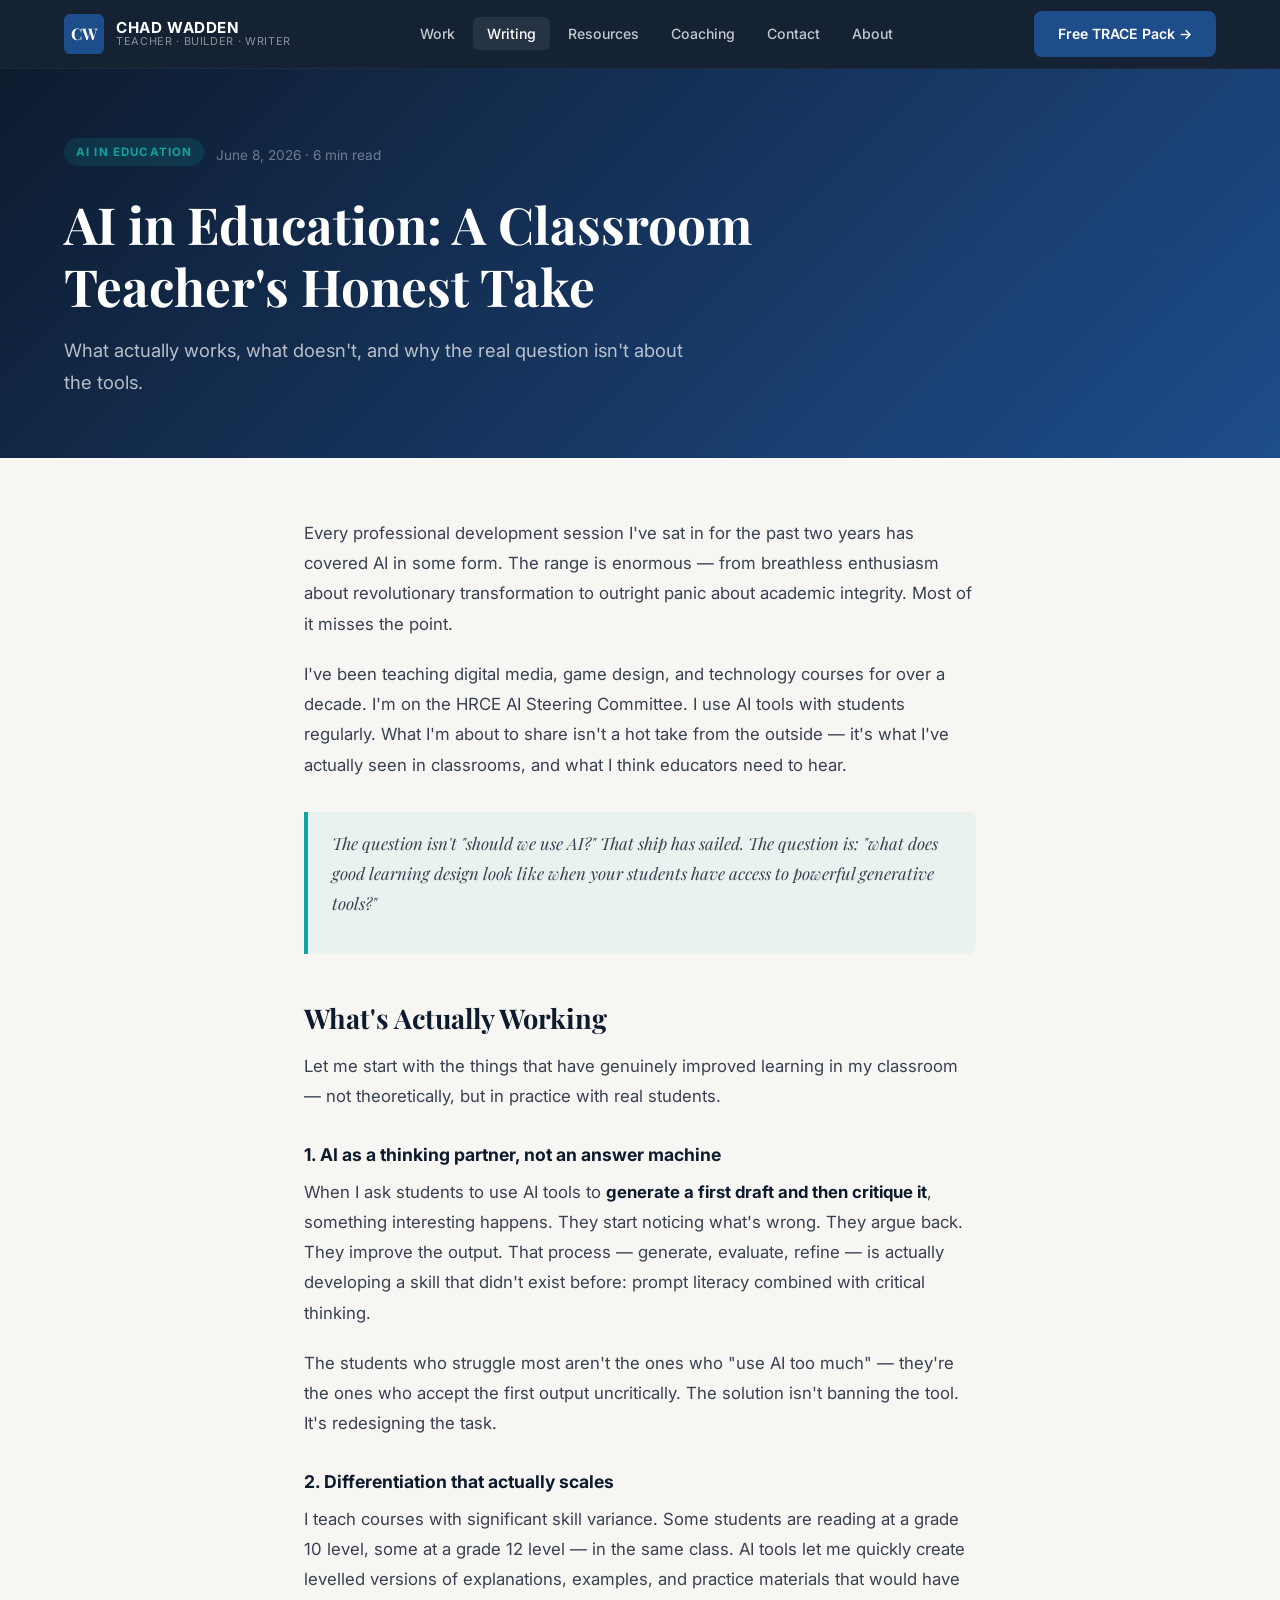
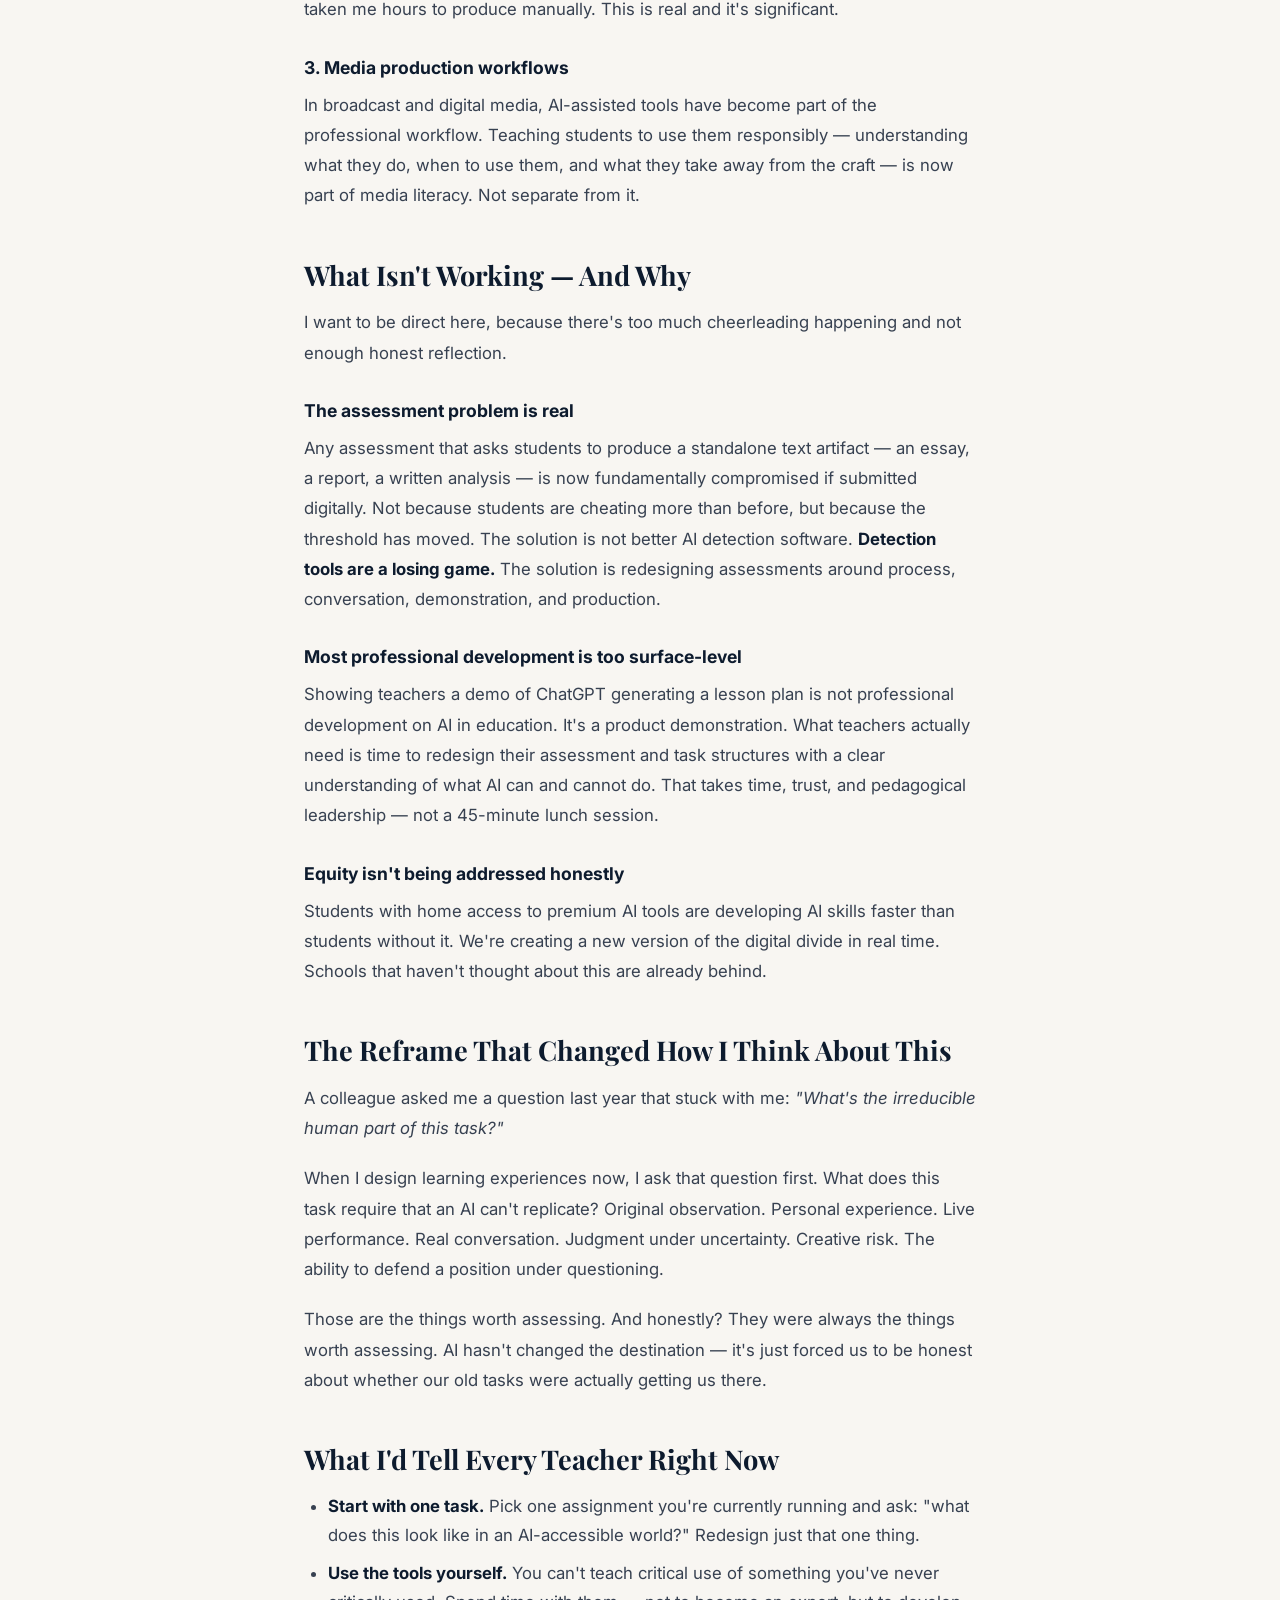
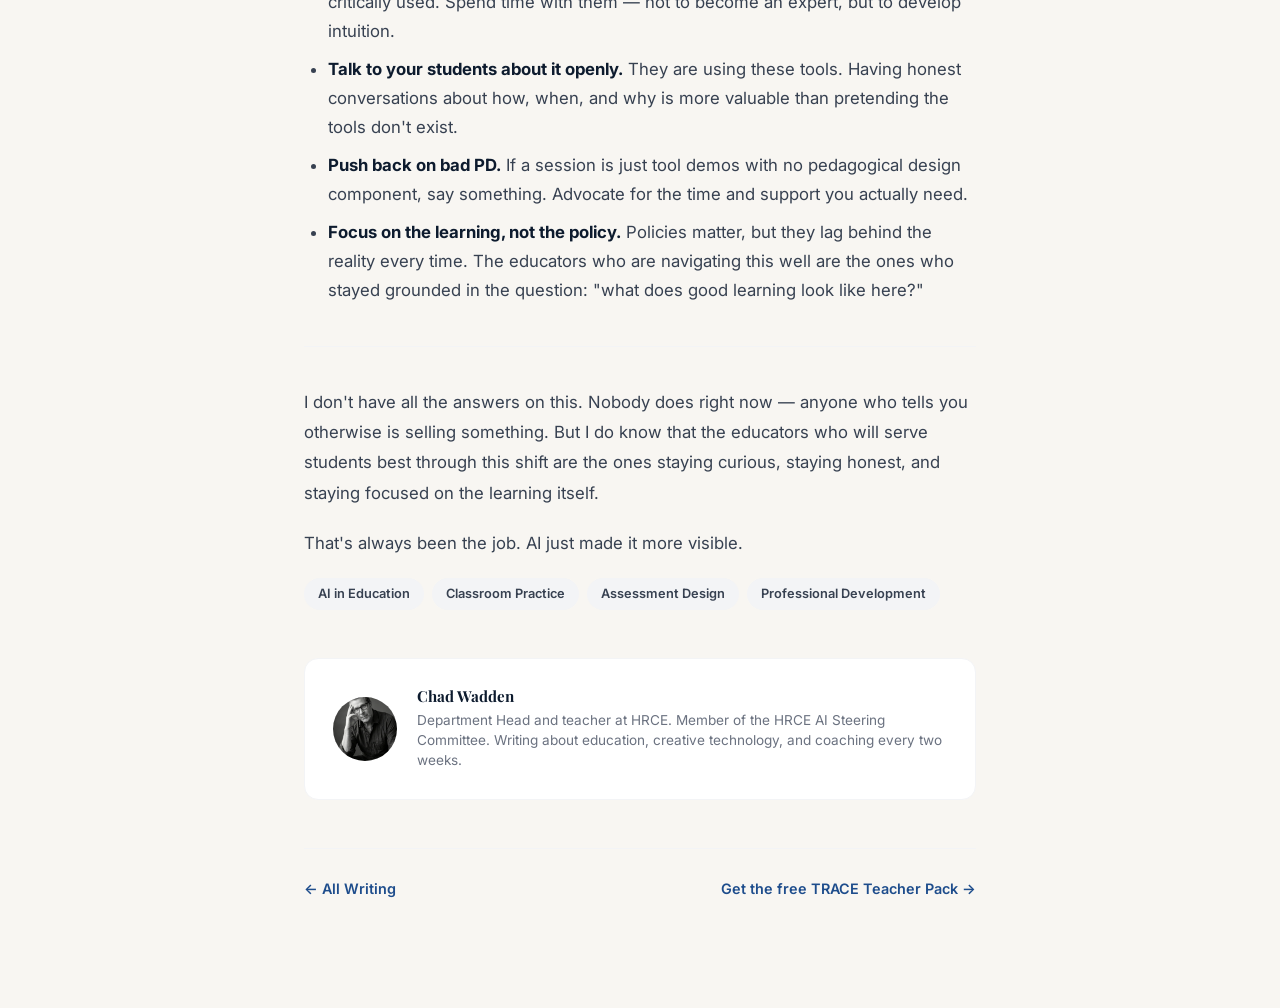
<file: blog/ai-in-education-honest-take.html>
<!DOCTYPE html>
<html lang="en">
<head>
  <meta charset="UTF-8">
  <meta name="viewport" content="width=device-width, initial-scale=1.0">
  <title>AI in Education: A Classroom Teacher's Honest Take — Chad Wadden</title>
  <meta name="description" content="What actually works when integrating AI in classrooms, what doesn't, and why the real question is about learning design — not the tools.">
    <link rel="canonical" href="https://chadwadden.ca/blog/ai-in-education-honest-take.html">
  <link rel="icon" href="/favicon.svg" type="image/svg+xml">
  <meta property="og:type" content="article">
  <meta property="og:title" content="AI in Education: A Classroom Teacher's Honest Take — Chad Wadden">
  <meta property="og:description" content="What actually works when integrating AI in classrooms, what doesn't, and why the real question is about learning design — not the tools.">
  <meta property="og:url" content="https://chadwadden.ca/blog/ai-in-education-honest-take.html">
  <meta property="og:image" content="https://chadwadden.ca/images/chad-wadden-speaking.PNG">
  <meta property="og:site_name" content="Chad Wadden">
  <meta name="twitter:card" content="summary_large_image">
  <meta name="twitter:title" content="AI in Education: A Classroom Teacher's Honest Take — Chad Wadden">
  <meta name="twitter:description" content="What actually works when integrating AI in classrooms, what doesn't, and why the real question is about learning design — not the tools.">
  <meta name="twitter:image" content="https://chadwadden.ca/images/chad-wadden-speaking.PNG">
  <link rel="preconnect" href="https://fonts.googleapis.com">
  <link rel="preconnect" href="https://fonts.gstatic.com" crossorigin>
  <link href="https://fonts.googleapis.com/css2?family=Playfair+Display:wght@700&family=Inter:wght@400;500;600;700&display=swap" rel="stylesheet">
  <link rel="stylesheet" href="../css/style.css">
  <style>
    body { padding-top: 68px; background: var(--cream); }

    .post-hero {
      background: linear-gradient(135deg, var(--navy) 0%, #1e4d8c 100%);
      padding: 70px 0 60px;
    }

    .post-hero .post-meta {
      display: flex;
      align-items: center;
      gap: 12px;
      margin-bottom: 20px;
    }

    .post-hero h1 {
      font-family: var(--font-head);
      font-size: clamp(1.9rem, 4vw, 3.2rem);
      color: var(--white);
      max-width: 760px;
      line-height: 1.2;
      margin-bottom: 18px;
    }

    .post-hero .post-deck {
      font-size: 1.15rem;
      color: rgba(255,255,255,0.7);
      max-width: 640px;
      line-height: 1.7;
    }

    .post-body-wrap {
      max-width: 720px;
      margin: 0 auto;
      padding: 60px 24px 80px;
    }

    .post-body h2 {
      font-family: var(--font-head);
      font-size: 1.7rem;
      color: var(--navy);
      margin: 48px 0 16px;
    }

    .post-body h3 {
      font-family: var(--font-body);
      font-size: 1.1rem;
      font-weight: 700;
      color: var(--navy);
      margin: 32px 0 12px;
    }

    .post-body p {
      font-size: 1.05rem;
      color: var(--gray-700);
      line-height: 1.8;
      margin-bottom: 20px;
    }

    .post-body strong {
      color: var(--navy);
      font-weight: 700;
    }

    .post-body ul, .post-body ol {
      padding-left: 24px;
      margin-bottom: 20px;
    }

    .post-body li {
      font-size: 1.05rem;
      color: var(--gray-700);
      line-height: 1.75;
      margin-bottom: 8px;
    }

    blockquote {
      border-left: 4px solid var(--teal);
      padding: 16px 24px;
      margin: 32px 0;
      background: rgba(14,165,160,0.06);
      border-radius: 0 8px 8px 0;
    }

    blockquote p {
      font-family: var(--font-head);
      font-size: 1.2rem;
      color: var(--navy);
      margin: 0;
      font-style: italic;
    }

    .post-divider {
      height: 1px;
      background: var(--gray-100);
      margin: 40px 0;
    }

    .post-tags {
      display: flex;
      gap: 8px;
      flex-wrap: wrap;
      margin-bottom: 40px;
    }

    .post-tag-chip {
      padding: 6px 14px;
      background: var(--gray-100);
      border-radius: 100px;
      font-size: 0.8rem;
      font-weight: 600;
      color: var(--gray-700);
    }

    .author-box {
      background: var(--white);
      border: 1px solid var(--gray-100);
      border-radius: 14px;
      padding: 28px 28px;
      display: flex;
      align-items: center;
      gap: 20px;
      margin: 48px 0;
    }

    .author-avatar {
      width: 64px;
      height: 64px;
      border-radius: 50%;
      background: var(--navy);
      display: flex;
      align-items: center;
      justify-content: center;
      font-size: 1.6rem;
      flex-shrink: 0;
    }

    .author-box h4 {
      font-size: 0.95rem;
      color: var(--navy);
      margin-bottom: 4px;
    }

    .author-box p {
      font-size: 0.85rem;
      color: var(--gray-500);
      margin: 0;
      line-height: 1.5;
    }

    .post-nav {
      display: flex;
      justify-content: space-between;
      align-items: center;
      padding: 28px 0;
      border-top: 1px solid var(--gray-100);
      gap: 20px;
    }

    .post-nav a {
      font-size: 0.9rem;
      font-weight: 600;
      color: var(--blue);
      display: inline-flex;
      align-items: center;
      gap: 8px;
    }
  </style>
  <!-- Google Analytics -->
  <script async src="https://www.googletagmanager.com/gtag/js?id=G-JR7LL2L3DE"></script>
  <script>
    window.dataLayer = window.dataLayer || [];
    function gtag(){dataLayer.push(arguments);}
    gtag('js', new Date());
    gtag('config', 'G-JR7LL2L3DE');
  </script>
</head>
<body>

  <nav id="navbar">
    <div class="nav-inner">
      <a href="/" class="nav-logo">
        <div class="logo-mark">CW</div>
        <div class="logo-text">
          <span class="name">Chad Wadden</span>
          <span class="tagline-sm">Teacher · Builder · Writer</span>
        </div>
      </a>
      <ul class="nav-links">
        <li><a href="/#pillars">Work</a></li>
        <li><a href="/blog/" class="active">Writing</a></li>
        <li><a href="/resources/">Resources</a></li>
        <li><a href="/coaching/">Coaching</a></li>
        <li><a href="mailto:chad.aigroove@gmail.com">Contact</a></li>
        <li><a href="/#about-strip">About</a></li>
      </ul>
      <div class="nav-cta">
        <a href="/resources/#get-pack" class="btn btn-primary">Free TRACE Pack →</a>
      </div>
      <button class="nav-hamburger" id="hamburger" aria-label="Open menu"><span></span><span></span><span></span></button>
    </div>
  </nav>

  <!-- Post Hero -->
  <div class="post-hero">
    <div class="container">
      <div class="post-meta">
        <span class="blog-tag" style="background:rgba(14,165,160,0.15);padding:5px 12px;border-radius:100px">AI in Education</span>
        <span style="color:rgba(255,255,255,0.4);font-size:0.85rem">June 8, 2026 · 6 min read</span>
      </div>
      <h1>AI in Education: A Classroom Teacher's Honest Take</h1>
      <p class="post-deck">What actually works, what doesn't, and why the real question isn't about the tools.</p>
    </div>
  </div>

  <!-- Post Body -->
  <div class="post-body-wrap">
    <article class="post-body">

      <p>
        Every professional development session I've sat in for the past two years has covered AI in some form. The range is enormous — from breathless enthusiasm about revolutionary transformation to outright panic about academic integrity. Most of it misses the point.
      </p>

      <p>
        I've been teaching digital media, game design, and technology courses for over a decade. I'm on the HRCE AI Steering Committee. I use AI tools with students regularly. What I'm about to share isn't a hot take from the outside — it's what I've actually seen in classrooms, and what I think educators need to hear.
      </p>

      <blockquote>
        <p>The question isn't "should we use AI?" That ship has sailed. The question is: "what does good learning design look like when your students have access to powerful generative tools?"</p>
      </blockquote>

      <h2>What's Actually Working</h2>

      <p>
        Let me start with the things that have genuinely improved learning in my classroom — not theoretically, but in practice with real students.
      </p>

      <h3>1. AI as a thinking partner, not an answer machine</h3>
      <p>
        When I ask students to use AI tools to <strong>generate a first draft and then critique it</strong>, something interesting happens. They start noticing what's wrong. They argue back. They improve the output. That process — generate, evaluate, refine — is actually developing a skill that didn't exist before: prompt literacy combined with critical thinking.
      </p>
      <p>
        The students who struggle most aren't the ones who "use AI too much" — they're the ones who accept the first output uncritically. The solution isn't banning the tool. It's redesigning the task.
      </p>

      <h3>2. Differentiation that actually scales</h3>
      <p>
        I teach courses with significant skill variance. Some students are reading at a grade 10 level, some at a grade 12 level — in the same class. AI tools let me quickly create levelled versions of explanations, examples, and practice materials that would have taken me hours to produce manually. This is real and it's significant.
      </p>

      <h3>3. Media production workflows</h3>
      <p>
        In broadcast and digital media, AI-assisted tools have become part of the professional workflow. Teaching students to use them responsibly — understanding what they do, when to use them, and what they take away from the craft — is now part of media literacy. Not separate from it.
      </p>

      <h2>What Isn't Working — And Why</h2>

      <p>
        I want to be direct here, because there's too much cheerleading happening and not enough honest reflection.
      </p>

      <h3>The assessment problem is real</h3>
      <p>
        Any assessment that asks students to produce a standalone text artifact — an essay, a report, a written analysis — is now fundamentally compromised if submitted digitally. Not because students are cheating more than before, but because the threshold has moved. The solution is not better AI detection software. <strong>Detection tools are a losing game.</strong> The solution is redesigning assessments around process, conversation, demonstration, and production.
      </p>

      <h3>Most professional development is too surface-level</h3>
      <p>
        Showing teachers a demo of ChatGPT generating a lesson plan is not professional development on AI in education. It's a product demonstration. What teachers actually need is time to redesign their assessment and task structures with a clear understanding of what AI can and cannot do. That takes time, trust, and pedagogical leadership — not a 45-minute lunch session.
      </p>

      <h3>Equity isn't being addressed honestly</h3>
      <p>
        Students with home access to premium AI tools are developing AI skills faster than students without it. We're creating a new version of the digital divide in real time. Schools that haven't thought about this are already behind.
      </p>

      <h2>The Reframe That Changed How I Think About This</h2>

      <p>
        A colleague asked me a question last year that stuck with me: <em>"What's the irreducible human part of this task?"</em>
      </p>

      <p>
        When I design learning experiences now, I ask that question first. What does this task require that an AI can't replicate? Original observation. Personal experience. Live performance. Real conversation. Judgment under uncertainty. Creative risk. The ability to defend a position under questioning.
      </p>

      <p>
        Those are the things worth assessing. And honestly? They were always the things worth assessing. AI hasn't changed the destination — it's just forced us to be honest about whether our old tasks were actually getting us there.
      </p>

      <h2>What I'd Tell Every Teacher Right Now</h2>

      <ul>
        <li><strong>Start with one task.</strong> Pick one assignment you're currently running and ask: "what does this look like in an AI-accessible world?" Redesign just that one thing.</li>
        <li><strong>Use the tools yourself.</strong> You can't teach critical use of something you've never critically used. Spend time with them — not to become an expert, but to develop intuition.</li>
        <li><strong>Talk to your students about it openly.</strong> They are using these tools. Having honest conversations about how, when, and why is more valuable than pretending the tools don't exist.</li>
        <li><strong>Push back on bad PD.</strong> If a session is just tool demos with no pedagogical design component, say something. Advocate for the time and support you actually need.</li>
        <li><strong>Focus on the learning, not the policy.</strong> Policies matter, but they lag behind the reality every time. The educators who are navigating this well are the ones who stayed grounded in the question: "what does good learning look like here?"</li>
      </ul>

      <div class="post-divider"></div>

      <p>
        I don't have all the answers on this. Nobody does right now — anyone who tells you otherwise is selling something. But I do know that the educators who will serve students best through this shift are the ones staying curious, staying honest, and staying focused on the learning itself.
      </p>

      <p>
        That's always been the job. AI just made it more visible.
      </p>

      <div class="post-tags">
        <span class="post-tag-chip">AI in Education</span>
        <span class="post-tag-chip">Classroom Practice</span>
        <span class="post-tag-chip">Assessment Design</span>
        <span class="post-tag-chip">Professional Development</span>
      </div>

      <!-- Author Box -->
      <div class="author-box">
        <div class="author-avatar" style="overflow:hidden;padding:0;">
          <img src="../images/chad-wadden-bw.PNG" alt="Chad Wadden" style="width:100%;height:100%;object-fit:cover;">
        </div>
        <div>
          <h4>Chad Wadden</h4>
          <p>Department Head and teacher at HRCE. Member of the HRCE AI Steering Committee. Writing about education, creative technology, and coaching every two weeks.</p>
        </div>
      </div>

      <!-- Post Nav -->
      <div class="post-nav">
        <a href="index.html">← All Writing</a>
        <a href="/resources/#get-pack">Get the free TRACE Teacher Pack →</a>
      </div>

    </article>
  </div>

  <script src="../js/main.js?v=20260811"></script>
</body>
</html>
</file>
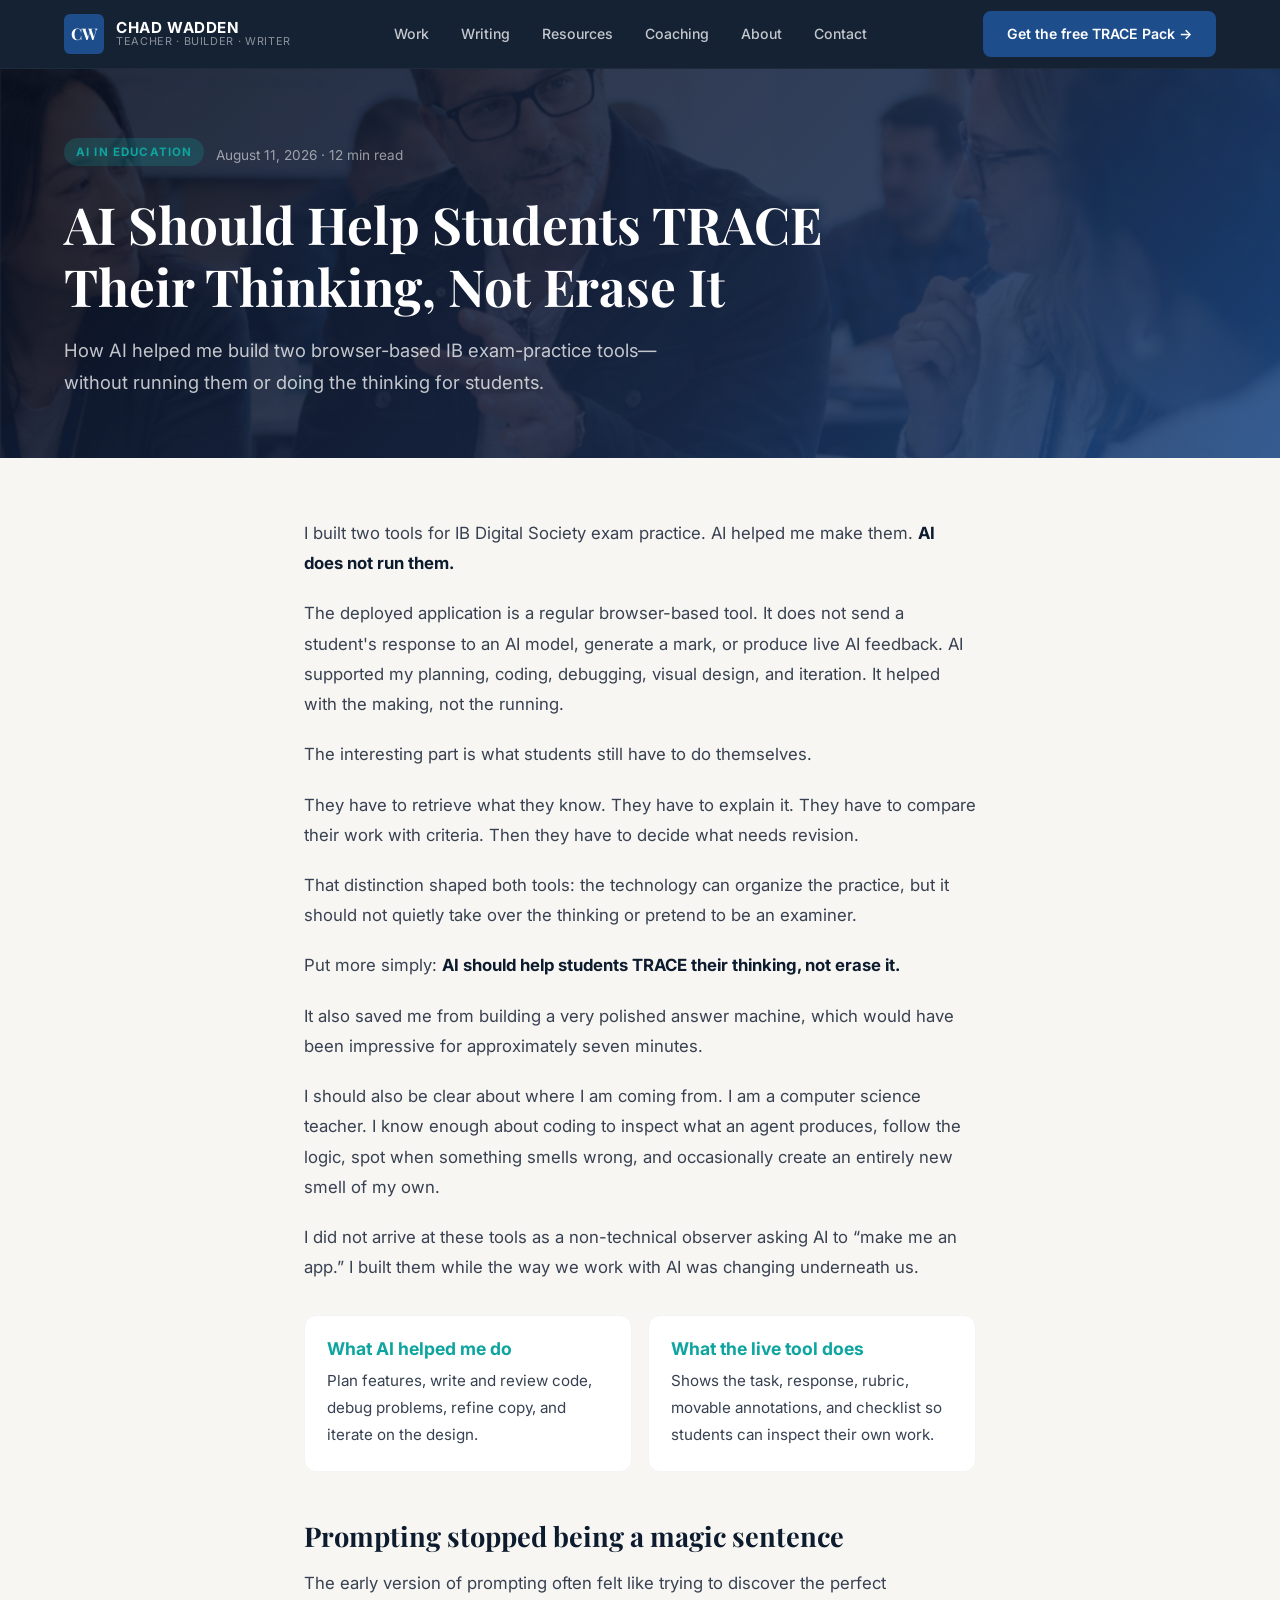
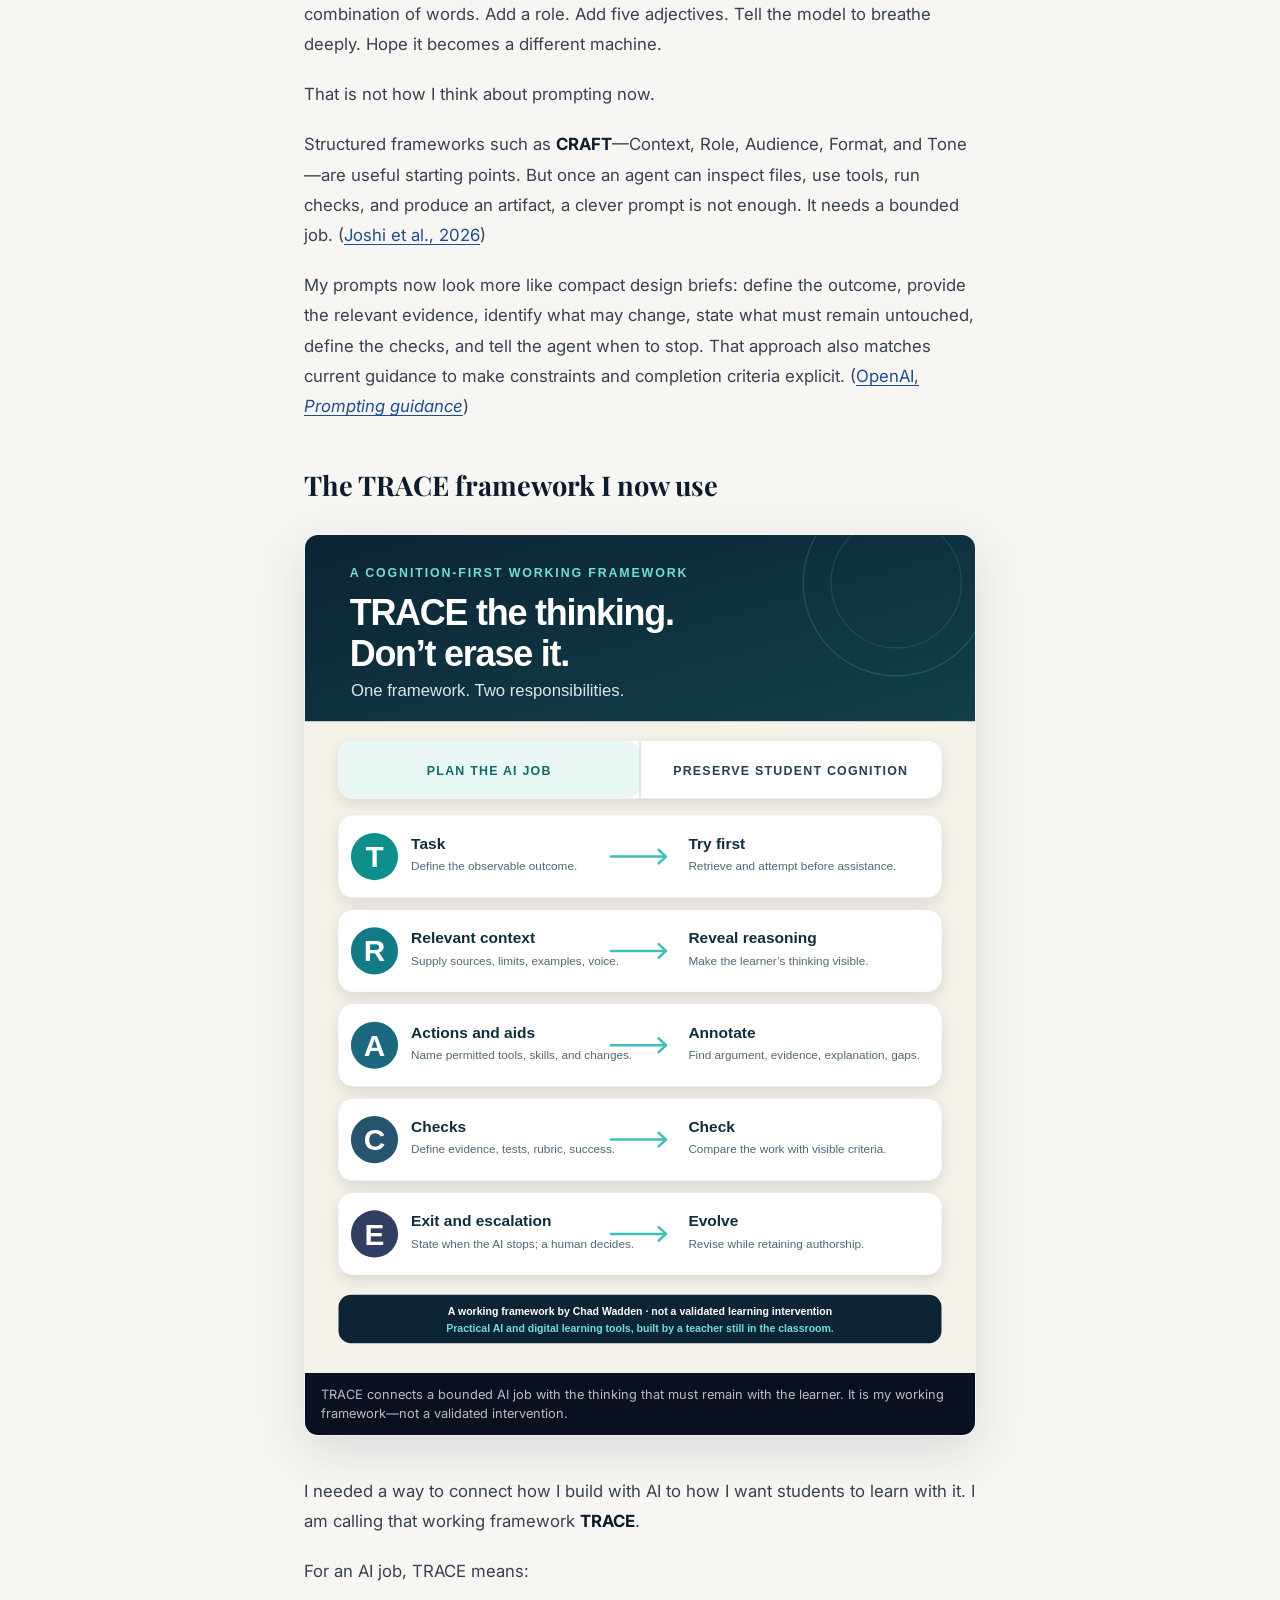
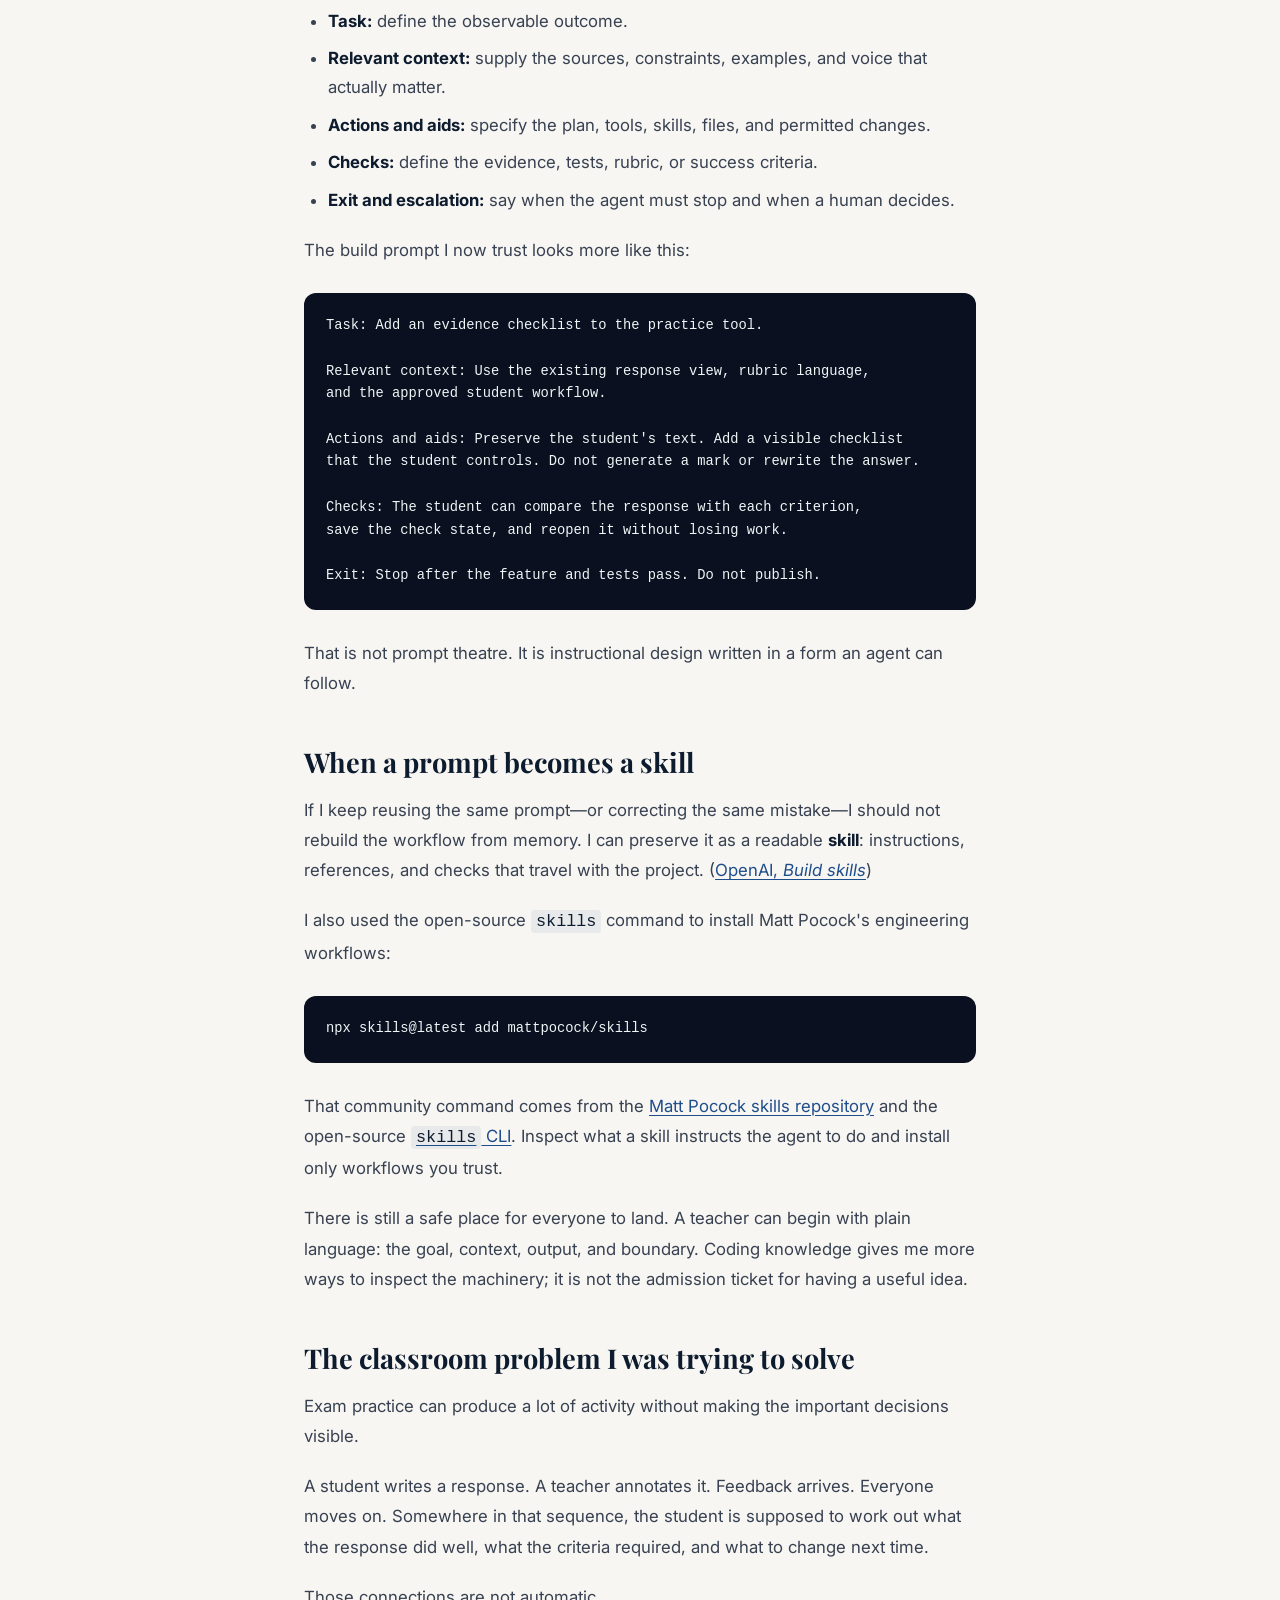
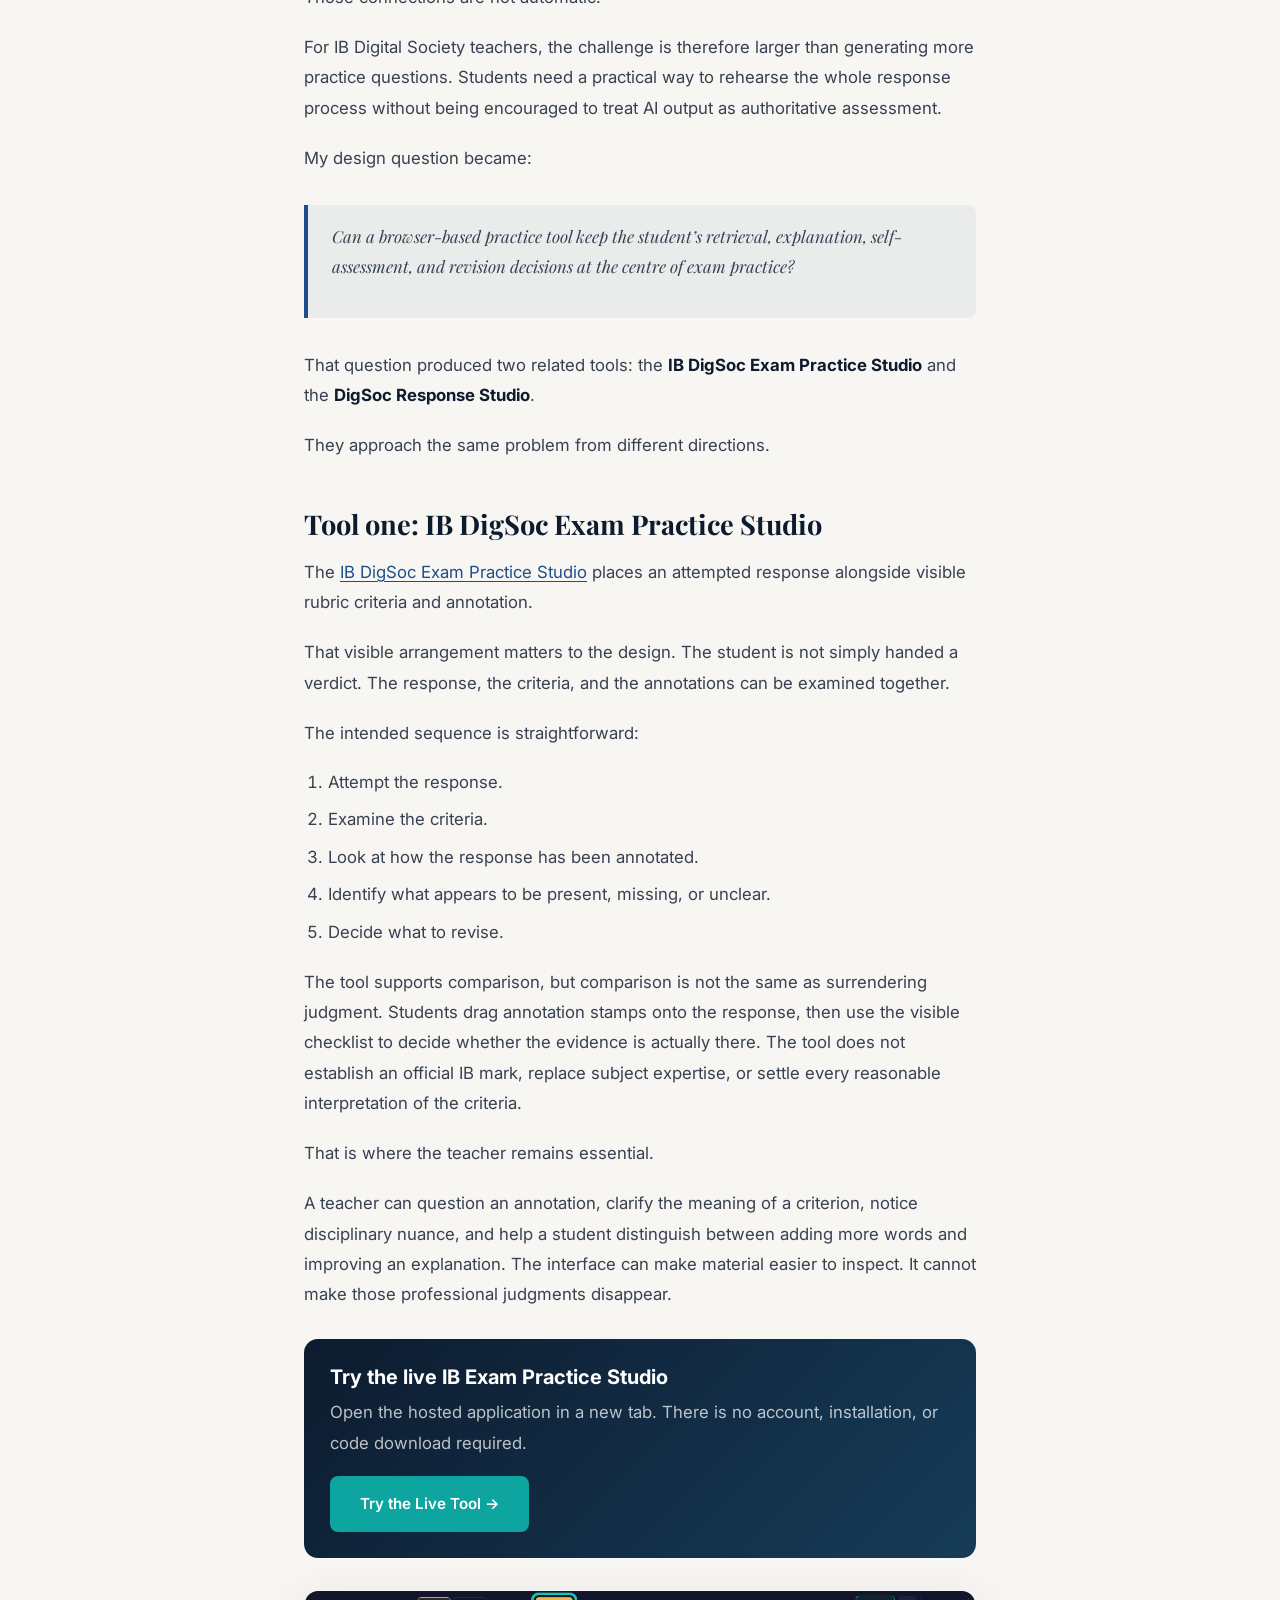
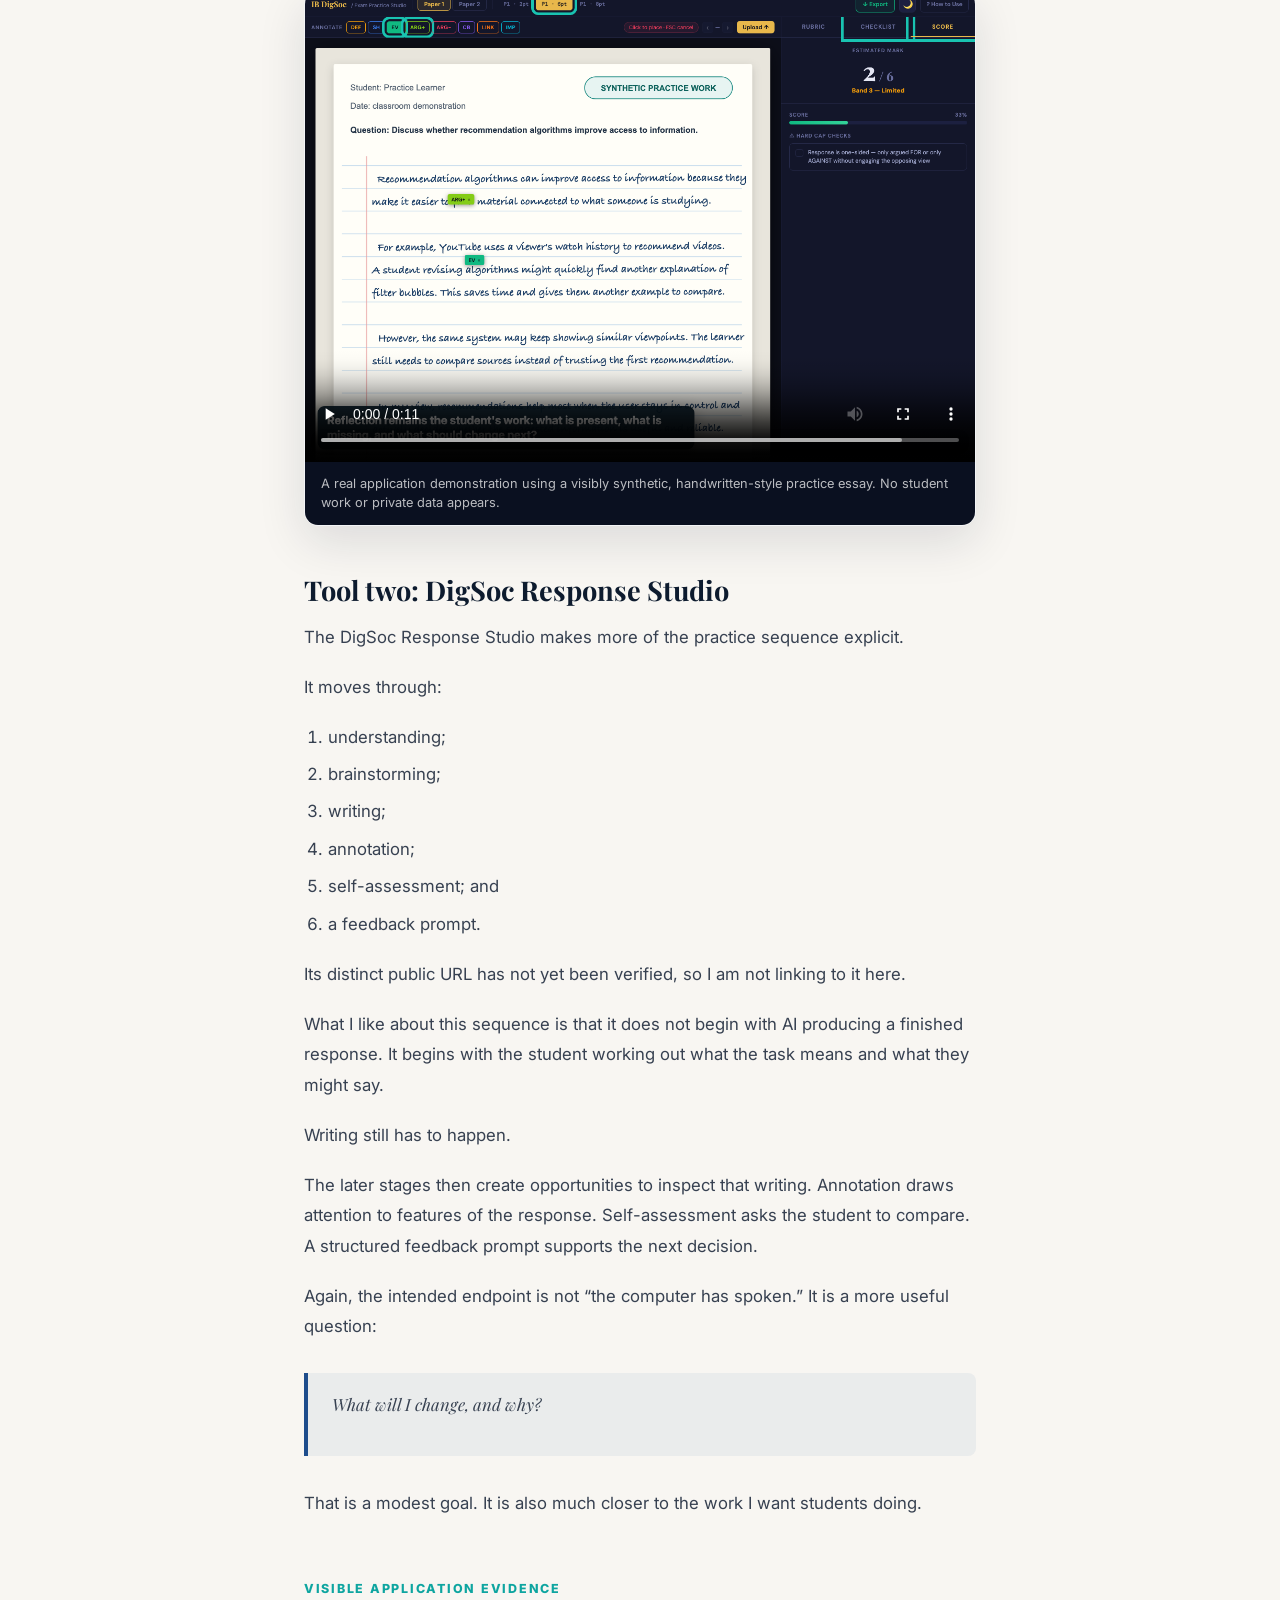
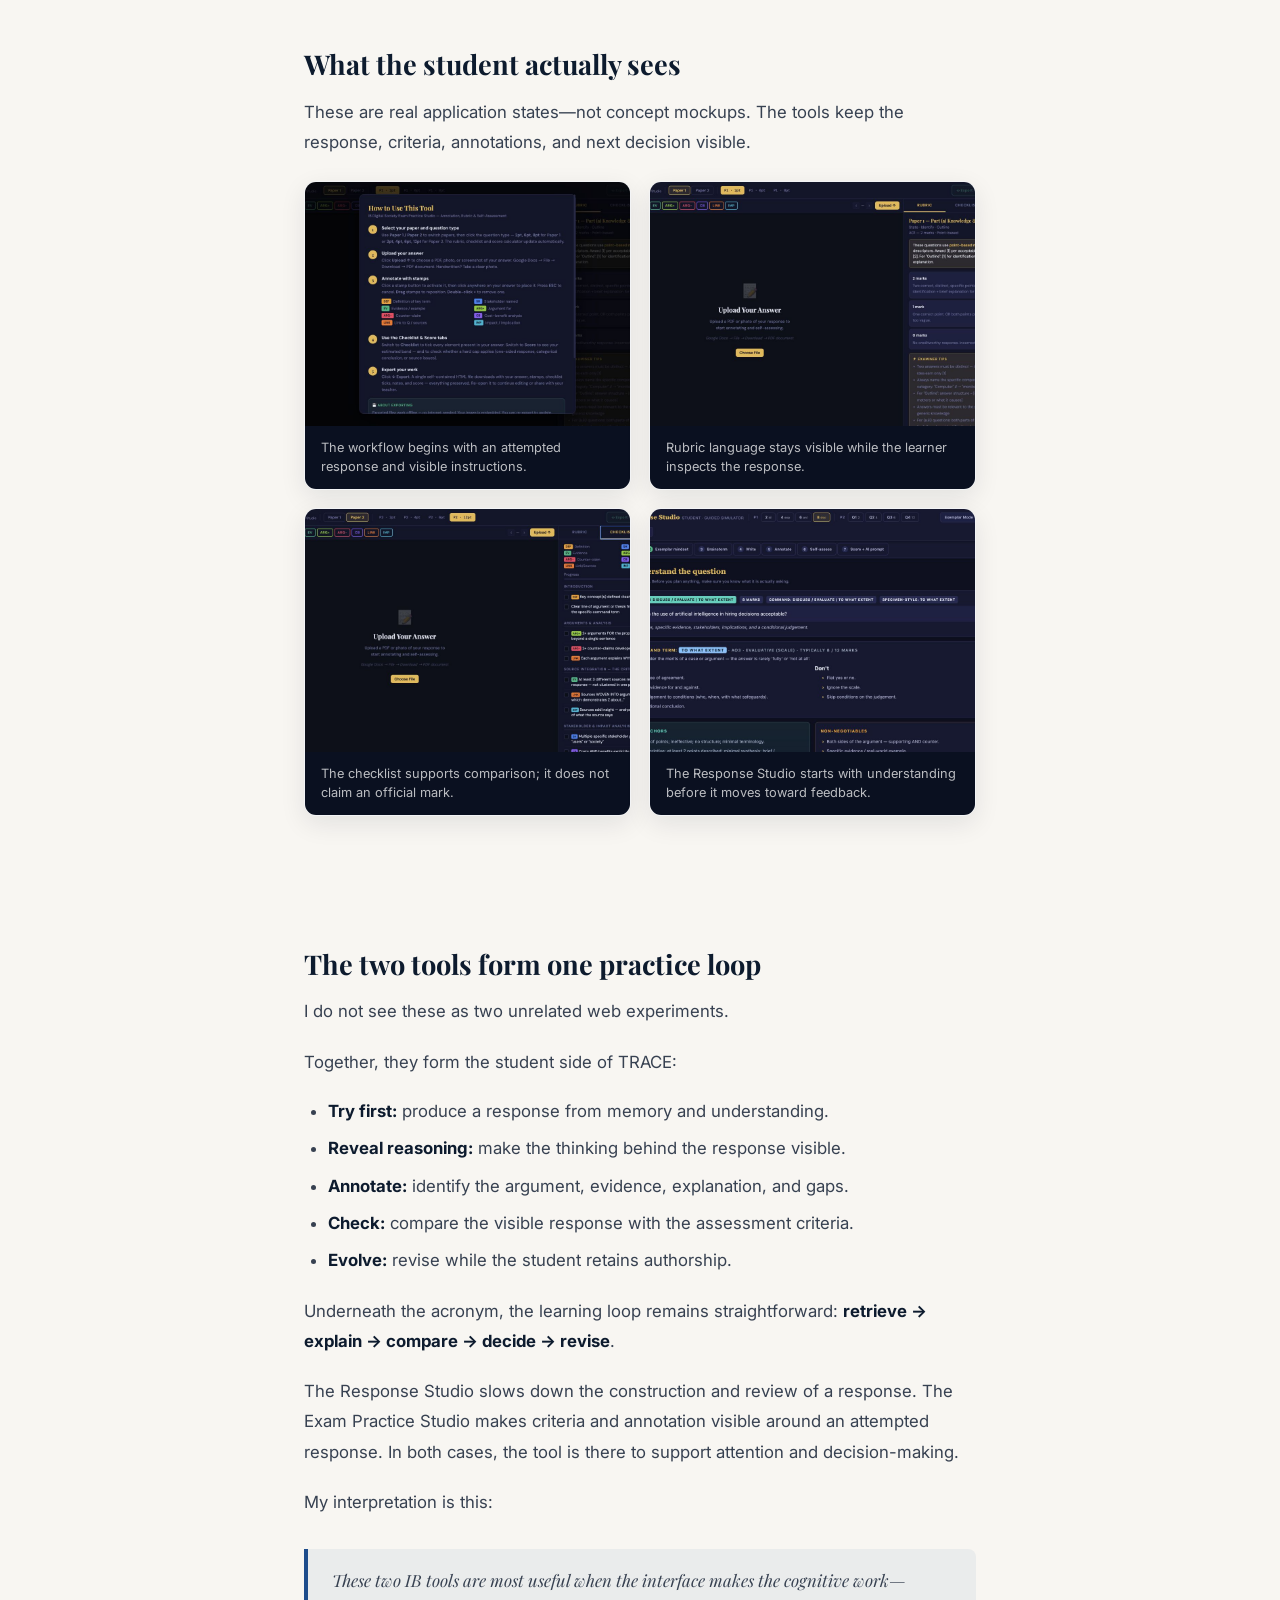
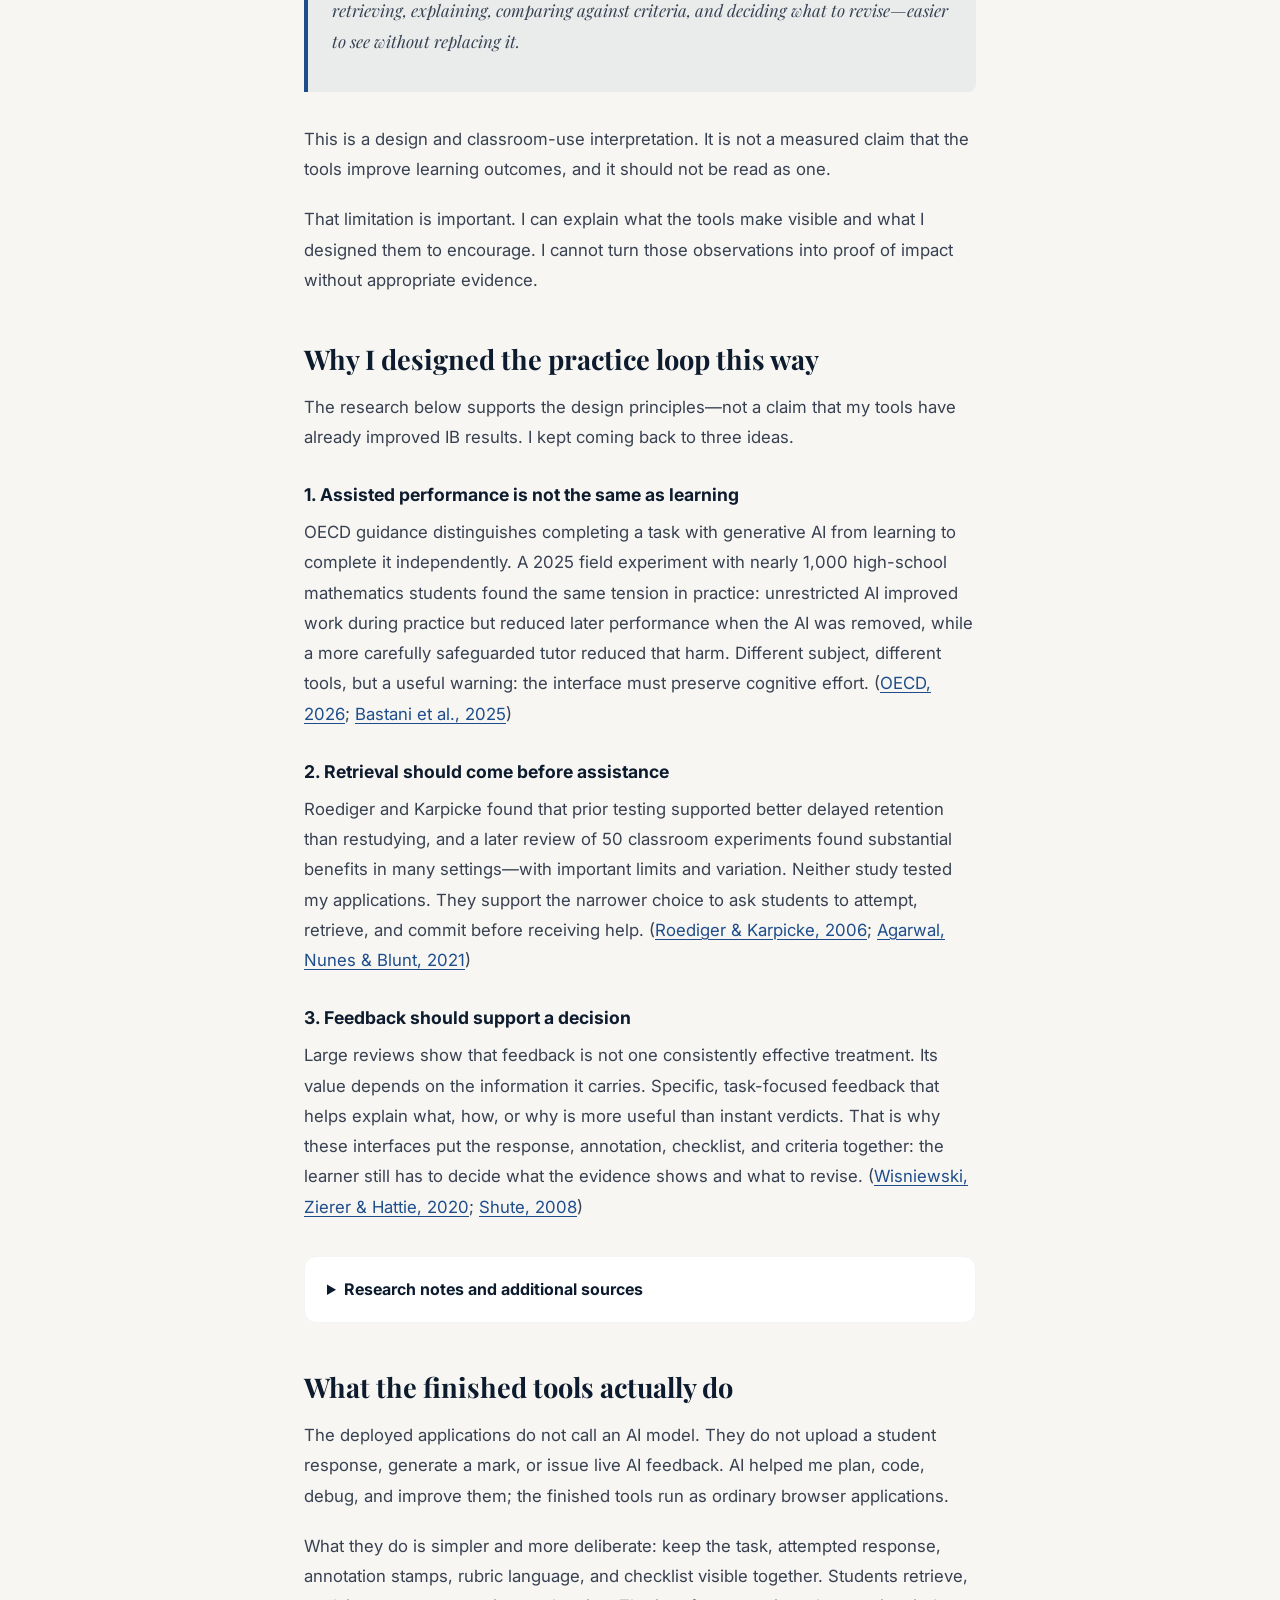
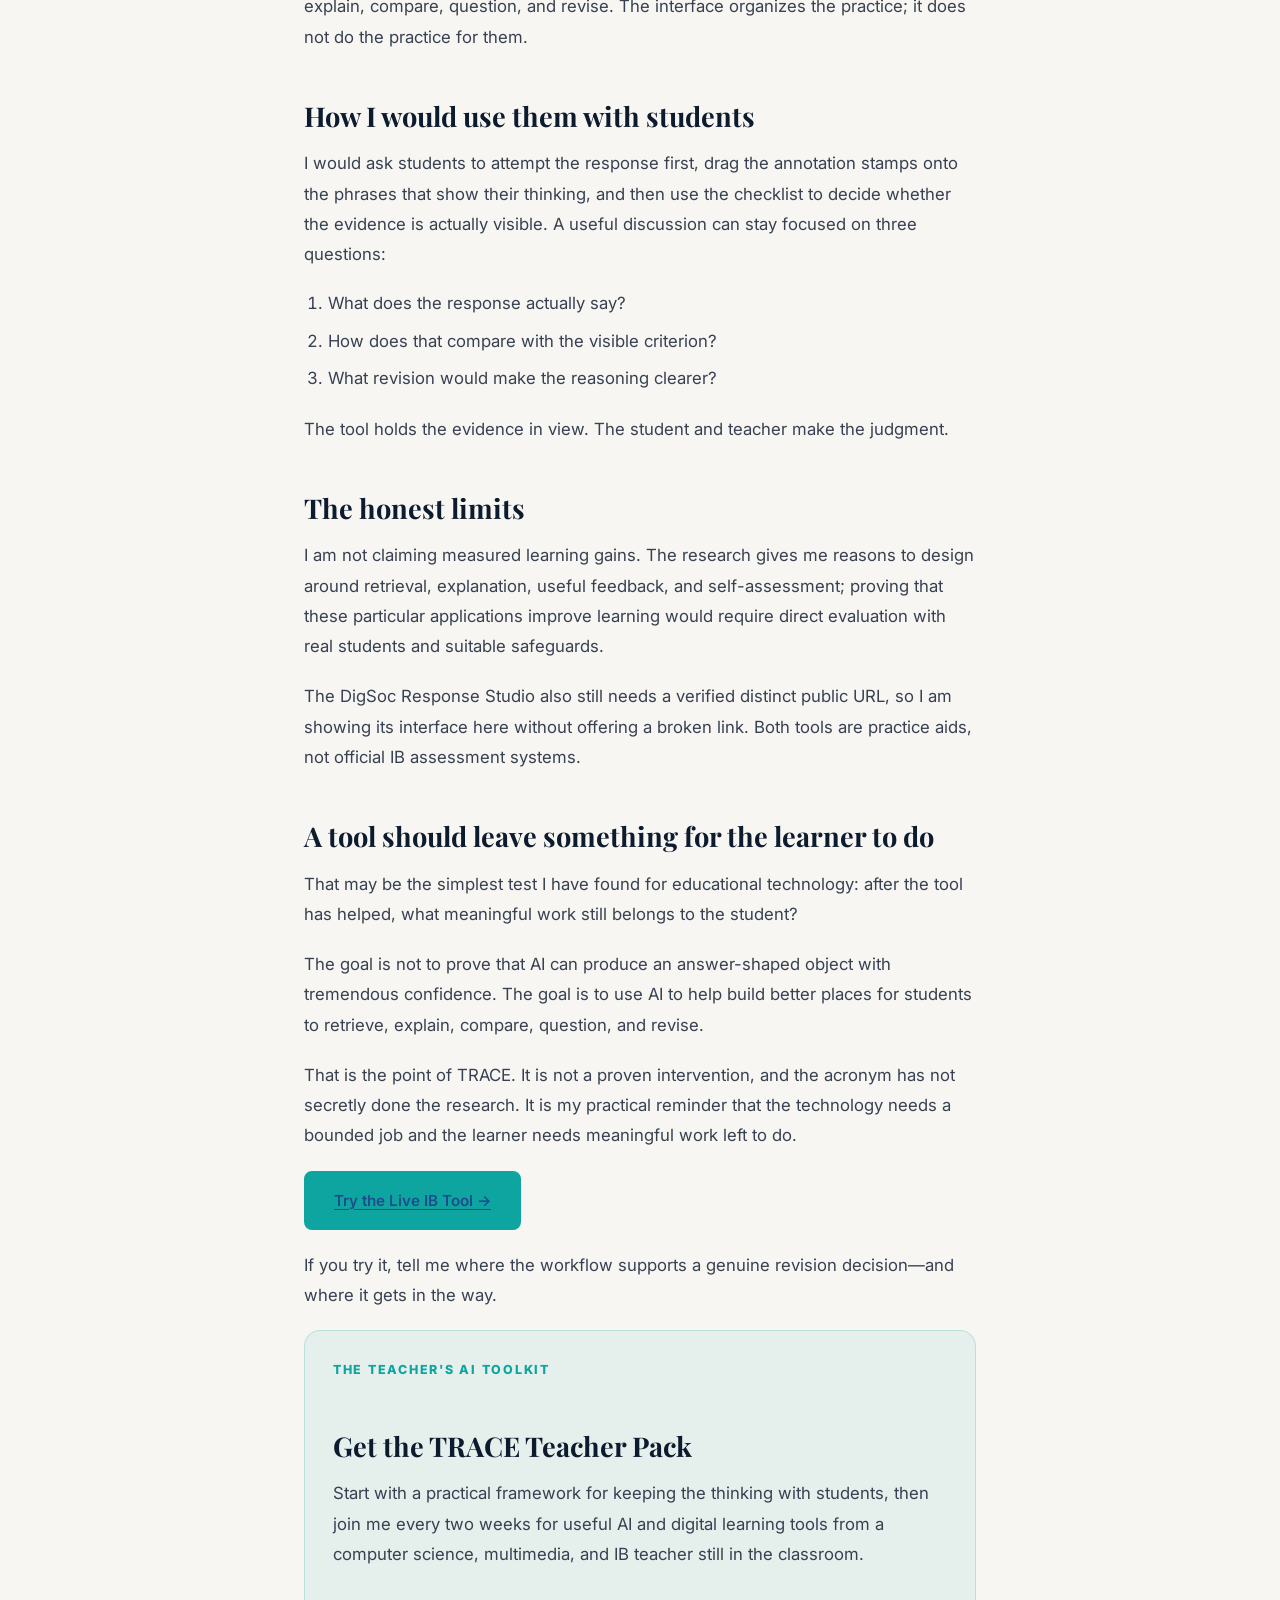
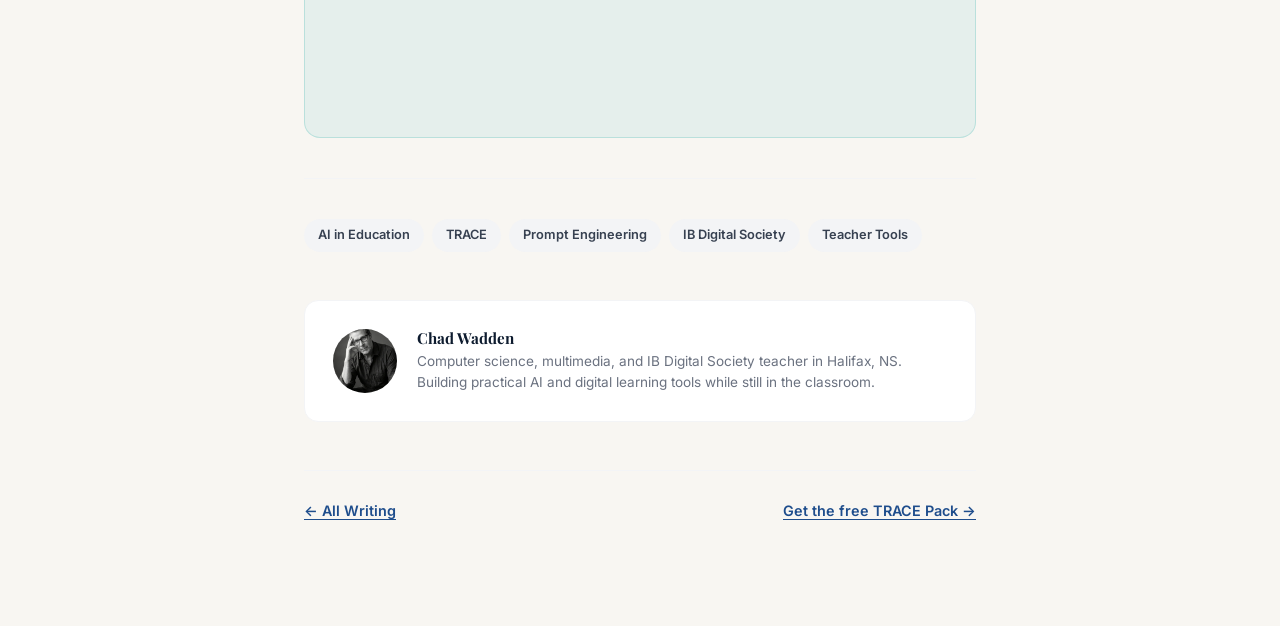
<file: blog/how-i-built-two-ib-exam-tools-with-ai.html>
<!DOCTYPE html>
<html lang="en">
<head>
  <meta charset="UTF-8">
  <meta name="viewport" content="width=device-width, initial-scale=1.0">
  <title>AI Should Help Students TRACE Their Thinking, Not Erase It — Chad Wadden</title>
  <meta name="description" content="How AI helped me build two browser-based IB exam-practice tools while keeping student thinking, assessment, and revision human.">
    <link rel="canonical" href="https://chadwadden.ca/blog/how-i-built-two-ib-exam-tools-with-ai.html">
  <link rel="icon" href="/favicon.svg" type="image/svg+xml">
  <meta property="og:type" content="article">
  <meta property="og:title" content="AI Should Help Students TRACE Their Thinking, Not Erase It — Chad Wadden">
  <meta property="og:description" content="How AI helped me build two browser-based IB exam-practice tools while keeping student thinking, assessment, and revision human.">
  <meta property="og:url" content="https://chadwadden.ca/blog/how-i-built-two-ib-exam-tools-with-ai.html">
  <meta property="og:image" content="https://chadwadden.ca/images/trace-instagram-cover-v2.png">
  <meta property="og:site_name" content="Chad Wadden">
  <meta name="twitter:card" content="summary_large_image">
  <meta name="twitter:title" content="AI Should Help Students TRACE Their Thinking, Not Erase It — Chad Wadden">
  <meta name="twitter:description" content="How AI helped me build two browser-based IB exam-practice tools while keeping student thinking, assessment, and revision human.">
  <meta name="twitter:image" content="https://chadwadden.ca/images/trace-instagram-cover-v2.png">
  <link rel="preconnect" href="https://fonts.googleapis.com">
  <link rel="preconnect" href="https://fonts.gstatic.com" crossorigin>
  <link href="https://fonts.googleapis.com/css2?family=Playfair+Display:wght@700&family=Inter:wght@400;500;600;700&display=swap" rel="stylesheet">
  <link rel="stylesheet" href="../css/style.css">
  <style>
    body { padding-top: 68px; background: var(--cream); }

    .post-hero {
      background: linear-gradient(135deg, #0a1020 0%, #1a2a4a 60%, #1e4d8c 100%);
      padding: 70px 0 60px;
      position: relative;
      overflow: hidden;
    }

    .post-hero::before {
      content: '';
      position: absolute;
      inset: 0;
      background: url('../images/chad-teachers.png') center/cover no-repeat;
      opacity: 0.12;
    }

    .post-hero .post-meta {
      display: flex;
      align-items: center;
      gap: 12px;
      margin-bottom: 20px;
      position: relative;
      z-index: 1;
    }

    .post-hero h1 {
      font-family: var(--font-head);
      font-size: clamp(1.9rem, 4vw, 3.2rem);
      color: var(--white);
      max-width: 760px;
      line-height: 1.2;
      margin-bottom: 18px;
      position: relative;
      z-index: 1;
    }

    .post-hero .post-deck {
      font-size: 1.15rem;
      color: rgba(255,255,255,0.75);
      max-width: 640px;
      line-height: 1.7;
      position: relative;
      z-index: 1;
    }

    .post-body-wrap { max-width: 720px; margin: 0 auto; padding: 60px 24px 80px; }

    .post-body h2 { font-family: var(--font-head); font-size: 1.7rem; color: var(--navy); margin: 48px 0 16px; }
    .post-body h3 { font-family: var(--font-body); font-size: 1.1rem; font-weight: 700; color: var(--navy); margin: 32px 0 12px; }
    .post-body p { font-size: 1.05rem; color: var(--gray-700); line-height: 1.8; margin-bottom: 20px; }
    .post-body strong { color: var(--navy); font-weight: 700; }
    .post-body ul, .post-body ol { padding-left: 24px; margin-bottom: 20px; }
    .post-body li { font-size: 1.05rem; color: var(--gray-700); line-height: 1.75; margin-bottom: 8px; }

    blockquote {
      border-left: 4px solid var(--blue);
      padding: 16px 24px;
      margin: 32px 0;
      background: rgba(30,77,140,0.06);
      border-radius: 0 8px 8px 0;
    }
    blockquote p { font-family: var(--font-head); font-size: 1.2rem; color: var(--navy); margin: 0; font-style: italic; }

    .tip-box {
      background: rgba(14,165,160,0.08);
      border: 1px solid rgba(14,165,160,0.3);
      border-radius: 10px;
      padding: 20px 24px;
      margin: 32px 0;
    }
    .tip-box h4 {
      font-size: 0.85rem;
      text-transform: uppercase;
      letter-spacing: 0.08em;
      color: var(--teal);
      font-weight: 700;
      margin-bottom: 10px;
    }
    .tip-box p, .tip-box li {
      font-size: 1rem;
      color: var(--gray-700);
      line-height: 1.75;
      margin-bottom: 6px;
    }
    .tip-box ul { padding-left: 20px; margin: 0; }

    .app-preview {
      background: var(--navy);
      border-radius: 12px;
      padding: 24px;
      margin: 32px 0;
      display: flex;
      flex-direction: column;
      gap: 10px;
    }
    .app-preview h4 {
      font-family: var(--font-head);
      font-size: 1rem;
      color: #E8B84B;
      margin-bottom: 4px;
    }
    .app-preview p {
      font-size: 0.9rem;
      color: rgba(255,255,255,0.65);
      line-height: 1.65;
      margin: 0;
    }
    .app-preview .feature-chips {
      display: flex;
      flex-wrap: wrap;
      gap: 6px;
      margin-top: 8px;
    }
    .app-preview .live-link {
      display: inline-flex;
      align-items: center;
      gap: 6px;
      margin-top: 12px;
      padding: 8px 16px;
      background: rgba(232,184,75,0.12);
      border: 1px solid rgba(232,184,75,0.35);
      border-radius: 100px;
      font-size: 0.8rem;
      font-weight: 700;
      color: #E8B84B;
      text-decoration: none;
      width: fit-content;
      transition: background 0.2s;
    }
    .app-preview .live-link:hover { background: rgba(232,184,75,0.22); }

    .app-screenshot {
      margin: 24px 0 32px;
      border-radius: 12px;
      overflow: hidden;
      border: 1px solid rgba(255,255,255,0.08);
      box-shadow: 0 12px 40px rgba(0,0,0,0.25);
    }
    .app-screenshot img { width: 100%; display: block; }
    .app-screenshot figcaption {
      background: #0a1020;
      padding: 10px 16px;
      font-size: 0.8rem;
      color: rgba(255,255,255,0.45);
      font-style: italic;
      border-top: 1px solid rgba(255,255,255,0.06);
    }

    .feature-chip {
      padding: 4px 10px;
      border-radius: 100px;
      font-size: 0.75rem;
      font-weight: 600;
      background: rgba(255,255,255,0.1);
      color: rgba(255,255,255,0.8);
    }

    .numbered-tip {
      display: flex;
      gap: 16px;
      margin-bottom: 28px;
      align-items: flex-start;
    }
    .tip-num {
      width: 36px;
      height: 36px;
      border-radius: 50%;
      background: var(--blue);
      color: white;
      font-family: var(--font-head);
      font-size: 1rem;
      font-weight: 700;
      display: flex;
      align-items: center;
      justify-content: center;
      flex-shrink: 0;
      margin-top: 2px;
    }
    .tip-content h3 { margin-top: 0; margin-bottom: 8px; }
    .tip-content p { margin-bottom: 0; }

    .post-divider { height: 1px; background: var(--gray-100); margin: 40px 0; }
    .post-tags { display: flex; gap: 8px; flex-wrap: wrap; margin-bottom: 40px; }
    .post-tag-chip { padding: 6px 14px; background: var(--gray-100); border-radius: 100px; font-size: 0.8rem; font-weight: 600; color: var(--gray-700); }

    .author-box { background: var(--white); border: 1px solid var(--gray-100); border-radius: 14px; padding: 28px; display: flex; align-items: center; gap: 20px; margin: 48px 0; }
    .author-avatar { width: 64px; height: 64px; border-radius: 50%; overflow: hidden; flex-shrink: 0; }
    .author-avatar img { width: 100%; height: 100%; object-fit: cover; }
    .author-box h4 { font-size: 0.95rem; color: var(--navy); margin-bottom: 4px; }
    .author-box p { font-size: 0.85rem; color: var(--gray-500); margin: 0; line-height: 1.5; }

    .post-nav { display: flex; justify-content: space-between; align-items: center; padding: 28px 0; border-top: 1px solid var(--gray-100); gap: 20px; }
    .post-nav a { font-size: 0.9rem; font-weight: 600; color: var(--blue); display: inline-flex; align-items: center; gap: 8px; }

    /* TRACE article styles */
    .post-body a { color: var(--blue); text-decoration: underline; text-underline-offset: 3px; }
    .post-body pre { overflow-x: auto; background: #0a1020; color: #eef7f6; border-radius: 12px; padding: 22px; margin: 28px 0; font-size: 0.86rem; line-height: 1.65; }
    .post-body code { font-family: ui-monospace, SFMono-Regular, Menlo, Consolas, monospace; }
    .post-body p code, .post-body li code { background: rgba(30,77,140,0.08); border-radius: 4px; padding: 2px 5px; color: var(--navy); }
    .section-kicker { color: var(--teal) !important; font-size: 0.78rem !important; font-weight: 800; letter-spacing: 0.14em; margin-bottom: 8px !important; }
    .campaign-visual { margin: 32px 0 40px; border-radius: 14px; overflow: hidden; background: var(--white); border: 1px solid var(--gray-100); box-shadow: 0 16px 48px rgba(13,27,46,0.12); }
    .campaign-visual img, .campaign-visual video { display: block; width: 100%; height: auto; }
    .campaign-visual figcaption, .evidence-gallery figcaption { padding: 12px 16px; background: #0a1020; color: rgba(255,255,255,0.72); font-size: 0.8rem; line-height: 1.5; }
    .evidence-gallery { margin: 52px 0; padding-top: 8px; }
    .evidence-grid { display: grid; grid-template-columns: 1fr 1fr; gap: 18px; margin-top: 24px; }
    .evidence-grid figure { margin: 0; border: 1px solid var(--gray-100); border-radius: 12px; overflow: hidden; background: var(--white); box-shadow: 0 8px 26px rgba(13,27,46,0.09); }
    .evidence-grid img { width: 100%; aspect-ratio: 4 / 3; object-fit: cover; object-position: top; }
    .role-clarifier { display: grid; grid-template-columns: 1fr 1fr; gap: 16px; margin: 32px 0; }
    .role-clarifier > div { padding: 22px; border-radius: 12px; background: var(--white); border: 1px solid var(--gray-100); }
    .role-clarifier h3 { margin: 0 0 8px; color: var(--teal); }
    .role-clarifier p { margin: 0; font-size: 0.95rem; }
    .live-tool-card { margin: 30px 0; padding: 26px; border-radius: 14px; background: linear-gradient(135deg,#0d1b2e,#163c59); color: var(--white); }
    .live-tool-card h3 { margin: 0 0 8px; color: var(--white); font-size: 1.25rem; }
    .live-tool-card p { color: rgba(255,255,255,0.72); margin-bottom: 18px; }
    .live-tool-card .btn { text-decoration: none; color: var(--white); }
    .lightbox-trigger { display: block; width: 100%; padding: 0; border: 0; background: transparent; cursor: zoom-in; text-align: inherit; }
    .lightbox-trigger:focus-visible { outline: 4px solid var(--teal); outline-offset: -4px; }
    .lightbox-trigger img { display: block; width: 100%; }
    .research-notes { margin: 34px 0; padding: 20px 22px; border: 1px solid var(--gray-100); border-radius: 12px; background: var(--white); }
    .research-notes summary { cursor: pointer; color: var(--navy); font-weight: 700; }
    .research-notes[open] summary { margin-bottom: 18px; }
    body.lightbox-open { overflow: hidden; }
    .image-lightbox[hidden] { display: none; }
    .image-lightbox { position: fixed; inset: 0; z-index: 2000; display: grid; place-items: center; padding: 28px; background: rgba(4,10,20,0.94); }
    .image-lightbox-dialog { position: relative; width: min(1180px, 96vw); max-height: 94vh; display: flex; flex-direction: column; align-items: center; }
    .image-lightbox img { max-width: 100%; max-height: 82vh; object-fit: contain; border-radius: 8px; background: var(--white); }
    .image-lightbox-caption { color: rgba(255,255,255,0.8); margin: 12px 52px 0; text-align: center; }
    .image-lightbox-close { position: absolute; top: -18px; right: -18px; width: 44px; height: 44px; border: 1px solid rgba(255,255,255,0.3); border-radius: 50%; background: var(--navy); color: var(--white); font-size: 1.6rem; cursor: pointer; }
    @media (max-width: 680px) { .evidence-grid, .role-clarifier { grid-template-columns: 1fr; } .post-body-wrap { padding-left: 18px; padding-right: 18px; } .image-lightbox { padding: 14px; } .image-lightbox-close { top: 6px; right: 6px; } }
  </style>
  <!-- Google Analytics -->
  <script async src="https://www.googletagmanager.com/gtag/js?id=G-JR7LL2L3DE"></script>
  <script>
    window.dataLayer = window.dataLayer || [];
    function gtag(){dataLayer.push(arguments);}
    gtag('js', new Date());
    gtag('config', 'G-JR7LL2L3DE');
  </script>
</head>
<body data-campaign="trace_ib_tools" data-content-id="trace_article">

  <nav id="navbar">
    <div class="nav-inner">
      <a href="/" class="nav-logo">
        <div class="logo-mark">CW</div>
        <div class="logo-text">
          <span class="name">Chad Wadden</span>
          <span class="tagline-sm">Teacher · Builder · Writer</span>
        </div>
      </a>
      <ul class="nav-links">
        <li><a href="/#pillars">Work</a></li>
        <li><a href="/blog/" class="active">Writing</a></li>
        <li><a href="/resources/">Resources</a></li>
        <li><a href="/coaching/">Coaching</a></li>
        <li><a href="/#about-strip">About</a></li>
        <li><a href="mailto:chad.aigroove@gmail.com">Contact</a></li>
      </ul>
      <div class="nav-cta">
        <a href="#newsletter-signup" class="btn btn-primary">Get the free TRACE Pack →</a>
      </div>
      <button class="nav-hamburger" id="hamburger" aria-label="Open menu"><span></span><span></span><span></span></button>
    </div>
  </nav>

  <div class="post-hero">
    <div class="container">
      <div class="post-meta">
        <span class="blog-tag" style="background:rgba(14,165,160,0.22);padding:5px 12px;border-radius:100px">AI in Education</span>
        <span style="color:rgba(255,255,255,0.55);font-size:0.85rem">August 11, 2026 · 12 min read</span>
      </div>
      <h1>AI Should Help Students TRACE Their Thinking, Not Erase It</h1>
      <p class="post-deck">How AI helped me build two browser-based IB exam-practice tools—without running them or doing the thinking for students.</p>
    </div>
  </div>

  <div class="post-body-wrap">
            <article class="post-body">
      <p>I built two tools for IB Digital Society exam practice. AI helped me make them. <strong>AI does not run them.</strong></p>
      <p>The deployed application is a regular browser-based tool. It does not send a student's response to an AI model, generate a mark, or produce live AI feedback. AI supported my planning, coding, debugging, visual design, and iteration. It helped with the making, not the running.</p>
      <p>The interesting part is what students still have to do themselves.</p>
      <p>They have to retrieve what they know. They have to explain it. They have to compare their work with criteria. Then they have to decide what needs revision.</p>
      <p>That distinction shaped both tools: the technology can organize the practice, but it should not quietly take over the thinking or pretend to be an examiner.</p>
      <p>Put more simply: <strong>AI should help students TRACE their thinking, not erase it.</strong></p>
      <p>It also saved me from building a very polished answer machine, which would have been impressive for approximately seven minutes.</p>
      <p>I should also be clear about where I am coming from. I am a computer science teacher. I know enough about coding to inspect what an agent produces, follow the logic, spot when something smells wrong, and occasionally create an entirely new smell of my own.</p>
      <p>I did not arrive at these tools as a non-technical observer asking AI to “make me an app.” I built them while the way we work with AI was changing underneath us.</p>

      <div class="role-clarifier" aria-label="What AI did and what the live tool does">
        <div><h3>What AI helped me do</h3><p>Plan features, write and review code, debug problems, refine copy, and iterate on the design.</p></div>
        <div><h3>What the live tool does</h3><p>Shows the task, response, rubric, movable annotations, and checklist so students can inspect their own work.</p></div>
      </div>

      <h2>Prompting stopped being a magic sentence</h2>
      <p>The early version of prompting often felt like trying to discover the perfect combination of words. Add a role. Add five adjectives. Tell the model to breathe deeply. Hope it becomes a different machine.</p>
      <p>That is not how I think about prompting now.</p>
      <p>Structured frameworks such as <strong>CRAFT</strong>—Context, Role, Audience, Format, and Tone—are useful starting points. But once an agent can inspect files, use tools, run checks, and produce an artifact, a clever prompt is not enough. It needs a bounded job. (<a href="https://doi.org/10.1145/3770761.3777281" target="_blank" rel="noopener">Joshi et al., 2026</a>)</p>
      <p>My prompts now look more like compact design briefs: define the outcome, provide the relevant evidence, identify what may change, state what must remain untouched, define the checks, and tell the agent when to stop. That approach also matches current guidance to make constraints and completion criteria explicit. (<a href="https://developers.openai.com/api/docs/guides/prompt-guidance-gpt-5p6" target="_blank" rel="noopener">OpenAI, <em>Prompting guidance</em></a>)</p>
      <h2>The TRACE framework I now use</h2>

      <figure class="campaign-visual trace-infographic">
        <button class="lightbox-trigger" type="button" data-lightbox data-fullsrc="../images/trace-infographic-v1.svg" data-caption="TRACE connects a bounded AI build job with the thinking that must remain with the learner." aria-label="Enlarge the TRACE framework infographic">
          <img src="../images/trace-infographic-v1.svg" alt="Two-column TRACE framework connecting bounded AI job planning with student cognitive work">
        </button>
        <figcaption>TRACE connects a bounded AI job with the thinking that must remain with the learner. It is my working framework—not a validated intervention.</figcaption>
      </figure>
      <p>I needed a way to connect how I build with AI to how I want students to learn with it. I am calling that working framework <strong>TRACE</strong>.</p>
      <p>For an AI job, TRACE means:</p>
      <ul><li><strong>Task:</strong> define the observable outcome.</li><li><strong>Relevant context:</strong> supply the sources, constraints, examples, and voice that actually matter.</li><li><strong>Actions and aids:</strong> specify the plan, tools, skills, files, and permitted changes.</li><li><strong>Checks:</strong> define the evidence, tests, rubric, or success criteria.</li><li><strong>Exit and escalation:</strong> say when the agent must stop and when a human decides.</li></ul>
      <p>The build prompt I now trust looks more like this:</p>
      <pre><code>Task: Add an evidence checklist to the practice tool.

Relevant context: Use the existing response view, rubric language,
and the approved student workflow.

Actions and aids: Preserve the student's text. Add a visible checklist
that the student controls. Do not generate a mark or rewrite the answer.

Checks: The student can compare the response with each criterion,
save the check state, and reopen it without losing work.

Exit: Stop after the feature and tests pass. Do not publish.</code></pre>
      <p>That is not prompt theatre. It is instructional design written in a form an agent can follow.</p>
      <h2>When a prompt becomes a skill</h2>
      <p>If I keep reusing the same prompt—or correcting the same mistake—I should not rebuild the workflow from memory. I can preserve it as a readable <strong>skill</strong>: instructions, references, and checks that travel with the project. (<a href="https://developers.openai.com/codex/skills/" target="_blank" rel="noopener">OpenAI, <em>Build skills</em></a>)</p>
      <p>I also used the open-source <code>skills</code> command to install Matt Pocock's engineering workflows:</p>
      <pre><code>npx skills@latest add mattpocock/skills</code></pre>
      <p>That community command comes from the <a href="https://github.com/mattpocock/skills" target="_blank" rel="noopener">Matt Pocock skills repository</a> and the open-source <a href="https://github.com/vercel-labs/skills" target="_blank" rel="noopener"><code>skills</code> CLI</a>. Inspect what a skill instructs the agent to do and install only workflows you trust.</p>
      <p>There is still a safe place for everyone to land. A teacher can begin with plain language: the goal, context, output, and boundary. Coding knowledge gives me more ways to inspect the machinery; it is not the admission ticket for having a useful idea.</p>
      <h2>The classroom problem I was trying to solve</h2>
      <p>Exam practice can produce a lot of activity without making the important decisions visible.</p>
      <p>A student writes a response. A teacher annotates it. Feedback arrives. Everyone moves on. Somewhere in that sequence, the student is supposed to work out what the response did well, what the criteria required, and what to change next time.</p>
      <p>Those connections are not automatic.</p>
      <p>For IB Digital Society teachers, the challenge is therefore larger than generating more practice questions. Students need a practical way to rehearse the whole response process without being encouraged to treat AI output as authoritative assessment.</p>
      <p>My design question became:</p>
      <blockquote><p>Can a browser-based practice tool keep the student’s retrieval, explanation, self-assessment, and revision decisions at the centre of exam practice?</p></blockquote>
      <p>That question produced two related tools: the <strong>IB DigSoc Exam Practice Studio</strong> and the <strong>DigSoc Response Studio</strong>.</p>
      <p>They approach the same problem from different directions.</p>
      <h2>Tool one: IB DigSoc Exam Practice Studio</h2>
      <p>The <a href="https://macchady-spec.github.io/ib_paperPractice/ibdsdiag.html" target="_blank" rel="noopener">IB DigSoc Exam Practice Studio</a> places an attempted response alongside visible rubric criteria and annotation.</p>
      <p>That visible arrangement matters to the design. The student is not simply handed a verdict. The response, the criteria, and the annotations can be examined together.</p>
      <p>The intended sequence is straightforward:</p>
      <ol><li>Attempt the response.</li><li>Examine the criteria.</li><li>Look at how the response has been annotated.</li><li>Identify what appears to be present, missing, or unclear.</li><li>Decide what to revise.</li></ol>
      <p>The tool supports comparison, but comparison is not the same as surrendering judgment. Students drag annotation stamps onto the response, then use the visible checklist to decide whether the evidence is actually there. The tool does not establish an official IB mark, replace subject expertise, or settle every reasonable interpretation of the criteria.</p>
      <p>That is where the teacher remains essential.</p>
      <p>A teacher can question an annotation, clarify the meaning of a criterion, notice disciplinary nuance, and help a student distinguish between adding more words and improving an explanation. The interface can make material easier to inspect. It cannot make those professional judgments disappear.</p>

      <aside class="live-tool-card" aria-labelledby="live-tool-heading">
        <h3 id="live-tool-heading">Try the live IB Exam Practice Studio</h3>
        <p>Open the hosted application in a new tab. There is no account, installation, or code download required.</p>
        <a href="https://macchady-spec.github.io/ib_paperPractice/ibdsdiag.html?utm_source=trace_article&amp;utm_medium=website&amp;utm_campaign=trace_ib_tools&amp;utm_content=live_tool_cta" target="_blank" rel="noopener" class="btn btn-teal" data-track-action="try_tool" data-track-placement="article_live_tool">Try the Live Tool →</a>
      </aside>

      <figure class="campaign-visual application-demo" id="tool-demonstration">
        <video controls playsinline preload="metadata" poster="../images/ib-exam-tools-demo-v3-poster.png" data-demo-id="ib_exam_tools_v3" data-demo-title="IB Exam Practice Studio TRACE demonstration">
          <source src="../images/ib-exam-tools-demo-v3.webm" type="video/webm">
          <source src="../images/ib-exam-tools-demo-v3.mp4" type="video/mp4">
          Your browser does not support embedded video. <a href="../images/ib-exam-tools-demo-v3.mp4">Open the demonstration video</a>.
        </video>
        <figcaption>A real application demonstration using a visibly synthetic, handwritten-style practice essay. No student work or private data appears.</figcaption>
      </figure>
      <h2>Tool two: DigSoc Response Studio</h2>
      <p>The DigSoc Response Studio makes more of the practice sequence explicit.</p>
      <p>It moves through:</p>
      <ol><li>understanding;</li><li>brainstorming;</li><li>writing;</li><li>annotation;</li><li>self-assessment; and</li><li>a feedback prompt.</li></ol>
      <p>Its distinct public URL has not yet been verified, so I am not linking to it here.</p>
      <p>What I like about this sequence is that it does not begin with AI producing a finished response. It begins with the student working out what the task means and what they might say.</p>
      <p>Writing still has to happen.</p>
      <p>The later stages then create opportunities to inspect that writing. Annotation draws attention to features of the response. Self-assessment asks the student to compare. A structured feedback prompt supports the next decision.</p>
      <p>Again, the intended endpoint is not “the computer has spoken.” It is a more useful question:</p>
      <blockquote><p>What will I change, and why?</p></blockquote>
      <p>That is a modest goal. It is also much closer to the work I want students doing.</p>

      <section class="evidence-gallery" aria-labelledby="evidence-gallery-heading">
        <p class="section-kicker">VISIBLE APPLICATION EVIDENCE</p>
        <h2 id="evidence-gallery-heading">What the student actually sees</h2>
        <p>These are real application states—not concept mockups. The tools keep the response, criteria, annotations, and next decision visible.</p>
        <div class="evidence-grid">
          <figure><button class="lightbox-trigger" type="button" data-lightbox data-fullsrc="../images/ib-tool-how-to.png" data-caption="The workflow begins with an attempted response and visible instructions." aria-label="Enlarge the application instructions screenshot"><img src="../images/ib-tool-how-to.png" alt="IB Exam Practice Studio instructions explaining the student workflow"></button><figcaption>The workflow begins with an attempted response and visible instructions.</figcaption></figure>
          <figure><button class="lightbox-trigger" type="button" data-lightbox data-fullsrc="../images/ib-tool-rubric.png" data-caption="Rubric language stays visible while the learner inspects the response." aria-label="Enlarge the application rubric screenshot"><img src="../images/ib-tool-rubric.png" alt="IB Exam Practice Studio showing the assessment rubric beside a response"></button><figcaption>Rubric language stays visible while the learner inspects the response.</figcaption></figure>
          <figure><button class="lightbox-trigger" type="button" data-lightbox data-fullsrc="../images/ib-tool-checklist.png" data-caption="The checklist supports comparison; it does not claim an official mark." aria-label="Enlarge the application checklist screenshot"><img src="../images/ib-tool-checklist.png" alt="IB Exam Practice Studio Paper 2 checklist for self-assessment"></button><figcaption>The checklist supports comparison; it does not claim an official mark.</figcaption></figure>
          <figure><button class="lightbox-trigger" type="button" data-lightbox data-fullsrc="../images/ib-response-understand.png" data-caption="The Response Studio starts with understanding before it moves toward feedback." aria-label="Enlarge the Response Studio screenshot"><img src="../images/ib-response-understand.png" alt="DigSoc Response Studio understanding stage"></button><figcaption>The Response Studio starts with understanding before it moves toward feedback.</figcaption></figure>
        </div>
      </section>
      <h2>The two tools form one practice loop</h2>
      <p>I do not see these as two unrelated web experiments.</p>
      <p>Together, they form the student side of TRACE:</p>
      <ul><li><strong>Try first:</strong> produce a response from memory and understanding.</li><li><strong>Reveal reasoning:</strong> make the thinking behind the response visible.</li><li><strong>Annotate:</strong> identify the argument, evidence, explanation, and gaps.</li><li><strong>Check:</strong> compare the visible response with the assessment criteria.</li><li><strong>Evolve:</strong> revise while the student retains authorship.</li></ul>
      <p>Underneath the acronym, the learning loop remains straightforward: <strong>retrieve → explain → compare → decide → revise</strong>.</p>
      <p>The Response Studio slows down the construction and review of a response. The Exam Practice Studio makes criteria and annotation visible around an attempted response. In both cases, the tool is there to support attention and decision-making.</p>
      <p>My interpretation is this:</p>
      <blockquote><p>These two IB tools are most useful when the interface makes the cognitive work—retrieving, explaining, comparing against criteria, and deciding what to revise—easier to see without replacing it.</p></blockquote>
      <p>This is a design and classroom-use interpretation. It is not a measured claim that the tools improve learning outcomes, and it should not be read as one.</p>
      <p>That limitation is important. I can explain what the tools make visible and what I designed them to encourage. I cannot turn those observations into proof of impact without appropriate evidence.</p>
      <h2>Why I designed the practice loop this way</h2>
      <p>The research below supports the design principles—not a claim that my tools have already improved IB results. I kept coming back to three ideas.</p>
      <h3>1. Assisted performance is not the same as learning</h3>
      <p>OECD guidance distinguishes completing a task with generative AI from learning to complete it independently. A 2025 field experiment with nearly 1,000 high-school mathematics students found the same tension in practice: unrestricted AI improved work during practice but reduced later performance when the AI was removed, while a more carefully safeguarded tutor reduced that harm. Different subject, different tools, but a useful warning: the interface must preserve cognitive effort. (<a href="https://www.oecd.org/en/publications/reimagining-teaching-in-an-accelerating-world_d0edfe8c-en/full-report/component-6.html" target="_blank" rel="noopener">OECD, 2026</a>; <a href="https://doi.org/10.1073/pnas.2422633122" target="_blank" rel="noopener">Bastani et al., 2025</a>)</p>
      <h3>2. Retrieval should come before assistance</h3>
      <p>Roediger and Karpicke found that prior testing supported better delayed retention than restudying, and a later review of 50 classroom experiments found substantial benefits in many settings—with important limits and variation. Neither study tested my applications. They support the narrower choice to ask students to attempt, retrieve, and commit before receiving help. (<a href="https://doi.org/10.1111/j.1467-9280.2006.01693.x" target="_blank" rel="noopener">Roediger &amp; Karpicke, 2006</a>; <a href="https://doi.org/10.1007/s10648-021-09595-9" target="_blank" rel="noopener">Agarwal, Nunes &amp; Blunt, 2021</a>)</p>
      <h3>3. Feedback should support a decision</h3>
      <p>Large reviews show that feedback is not one consistently effective treatment. Its value depends on the information it carries. Specific, task-focused feedback that helps explain what, how, or why is more useful than instant verdicts. That is why these interfaces put the response, annotation, checklist, and criteria together: the learner still has to decide what the evidence shows and what to revise. (<a href="https://doi.org/10.3389/fpsyg.2019.03087" target="_blank" rel="noopener">Wisniewski, Zierer &amp; Hattie, 2020</a>; <a href="https://doi.org/10.3102/0034654307313795" target="_blank" rel="noopener">Shute, 2008</a>)</p>
      <details class="research-notes">
        <summary>Research notes and additional sources</summary>
        <p>These sources added useful nuance while I was designing and writing:</p>
        <ul>
          <li><a href="https://unesdoc.unesco.org/ark:/48223/pf0000386693" target="_blank" rel="noopener">UNESCO (2023)</a> cautions against uses that remove opportunities for independent reasoning and discussion.</li>
          <li><a href="https://doi.org/10.1038/s41598-025-97652-6" target="_blank" rel="noopener">Kestin et al. (2025)</a> found positive immediate results from a carefully scaffolded, course-grounded AI tutor, while warning against broad transfer claims.</li>
          <li><a href="https://doi.org/10.1007/s10648-026-10133-8" target="_blank" rel="noopener">Fütterer et al. (2026)</a> found that adding reflective prompts did not automatically produce robust gains in strategy use or domain knowledge.</li>
          <li><a href="https://doi.org/10.1007/s10648-018-9434-x" target="_blank" rel="noopener">Bisra et al. (2018)</a> found an overall positive effect for prompted self-explanation, with meaningful variation across contexts.</li>
          <li><a href="https://doi.org/10.1080/0969594X.2026.2681630" target="_blank" rel="noopener">Panadero et al. (2026)</a> found positive but varied effects from self- and peer-assessment. A checklist can structure reflection; it does not become an official IB mark.</li>
        </ul>
      </details>
      <h2>What the finished tools actually do</h2>
      <p>The deployed applications do not call an AI model. They do not upload a student response, generate a mark, or issue live AI feedback. AI helped me plan, code, debug, and improve them; the finished tools run as ordinary browser applications.</p>
      <p>What they do is simpler and more deliberate: keep the task, attempted response, annotation stamps, rubric language, and checklist visible together. Students retrieve, explain, compare, question, and revise. The interface organizes the practice; it does not do the practice for them.</p>
      <h2>How I would use them with students</h2>
      <p>I would ask students to attempt the response first, drag the annotation stamps onto the phrases that show their thinking, and then use the checklist to decide whether the evidence is actually visible. A useful discussion can stay focused on three questions:</p>
      <ol><li>What does the response actually say?</li><li>How does that compare with the visible criterion?</li><li>What revision would make the reasoning clearer?</li></ol>
      <p>The tool holds the evidence in view. The student and teacher make the judgment.</p>
      <h2>The honest limits</h2>
      <p>I am not claiming measured learning gains. The research gives me reasons to design around retrieval, explanation, useful feedback, and self-assessment; proving that these particular applications improve learning would require direct evaluation with real students and suitable safeguards.</p>
      <p>The DigSoc Response Studio also still needs a verified distinct public URL, so I am showing its interface here without offering a broken link. Both tools are practice aids, not official IB assessment systems.</p>
      <h2>A tool should leave something for the learner to do</h2>
      <p>That may be the simplest test I have found for educational technology: after the tool has helped, what meaningful work still belongs to the student?</p>
      <p>The goal is not to prove that AI can produce an answer-shaped object with tremendous confidence. The goal is to use AI to help build better places for students to retrieve, explain, compare, question, and revise.</p>
      <p>That is the point of TRACE. It is not a proven intervention, and the acronym has not secretly done the research. It is my practical reminder that the technology needs a bounded job and the learner needs meaningful work left to do.</p>
      <p><a href="https://macchady-spec.github.io/ib_paperPractice/ibdsdiag.html?utm_source=trace_article&amp;utm_medium=website&amp;utm_campaign=trace_ib_tools&amp;utm_content=closing_live_tool_cta" target="_blank" rel="noopener" class="btn btn-teal" data-track-action="try_tool" data-track-placement="article_closing_cta">Try the Live IB Tool →</a></p>
      <p>If you try it, tell me where the workflow supports a genuine revision decision—and where it gets in the way.</p>

      <section class="article-newsletter-signup" id="newsletter-signup" aria-labelledby="newsletter-signup-heading" data-track-section="newsletter_signup">
        <p class="section-kicker">THE TEACHER'S AI TOOLKIT</p>
        <h2 id="newsletter-signup-heading">Get the TRACE Teacher Pack</h2>
        <p>Start with a practical framework for keeping the thinking with students, then join me every two weeks for useful AI and digital learning tools from a computer science, multimedia, and IB teacher still in the classroom.</p>
        <div class="kit-form-embed" aria-label="TRACE Teacher Pack and newsletter signup" data-track-event="newsletter_form_view" data-track-location="trace_article">
          <script async data-uid="70f50cb4b3" src="https://chad-wadden.kit.com/70f50cb4b3/index.js"></script>
          <noscript><a href="https://chad-wadden.kit.com/70f50cb4b3?utm_source=chadwadden.ca&amp;utm_medium=website&amp;utm_campaign=trace_ib_tools&amp;utm_content=article_signup" class="btn btn-teal">Join the newsletter →</a></noscript>
        </div>
      </section>

      <div class="post-divider"></div>
      <div class="post-tags"><span class="post-tag-chip">AI in Education</span><span class="post-tag-chip">TRACE</span><span class="post-tag-chip">Prompt Engineering</span><span class="post-tag-chip">IB Digital Society</span><span class="post-tag-chip">Teacher Tools</span></div>
      <div class="author-box"><div class="author-avatar"><img src="../images/chad-wadden-bw.PNG" alt="Chad Wadden"></div><div><h4>Chad Wadden</h4><p>Computer science, multimedia, and IB Digital Society teacher in Halifax, NS. Building practical AI and digital learning tools while still in the classroom.</p></div></div>
      <div class="post-nav"><a href="index.html">← All Writing</a><a href="#newsletter-signup">Get the free TRACE Pack →</a></div>
    </article>
  </div>

  <script src="../js/main.js?v=20260811-2"></script>
</body>
</html>
</file>
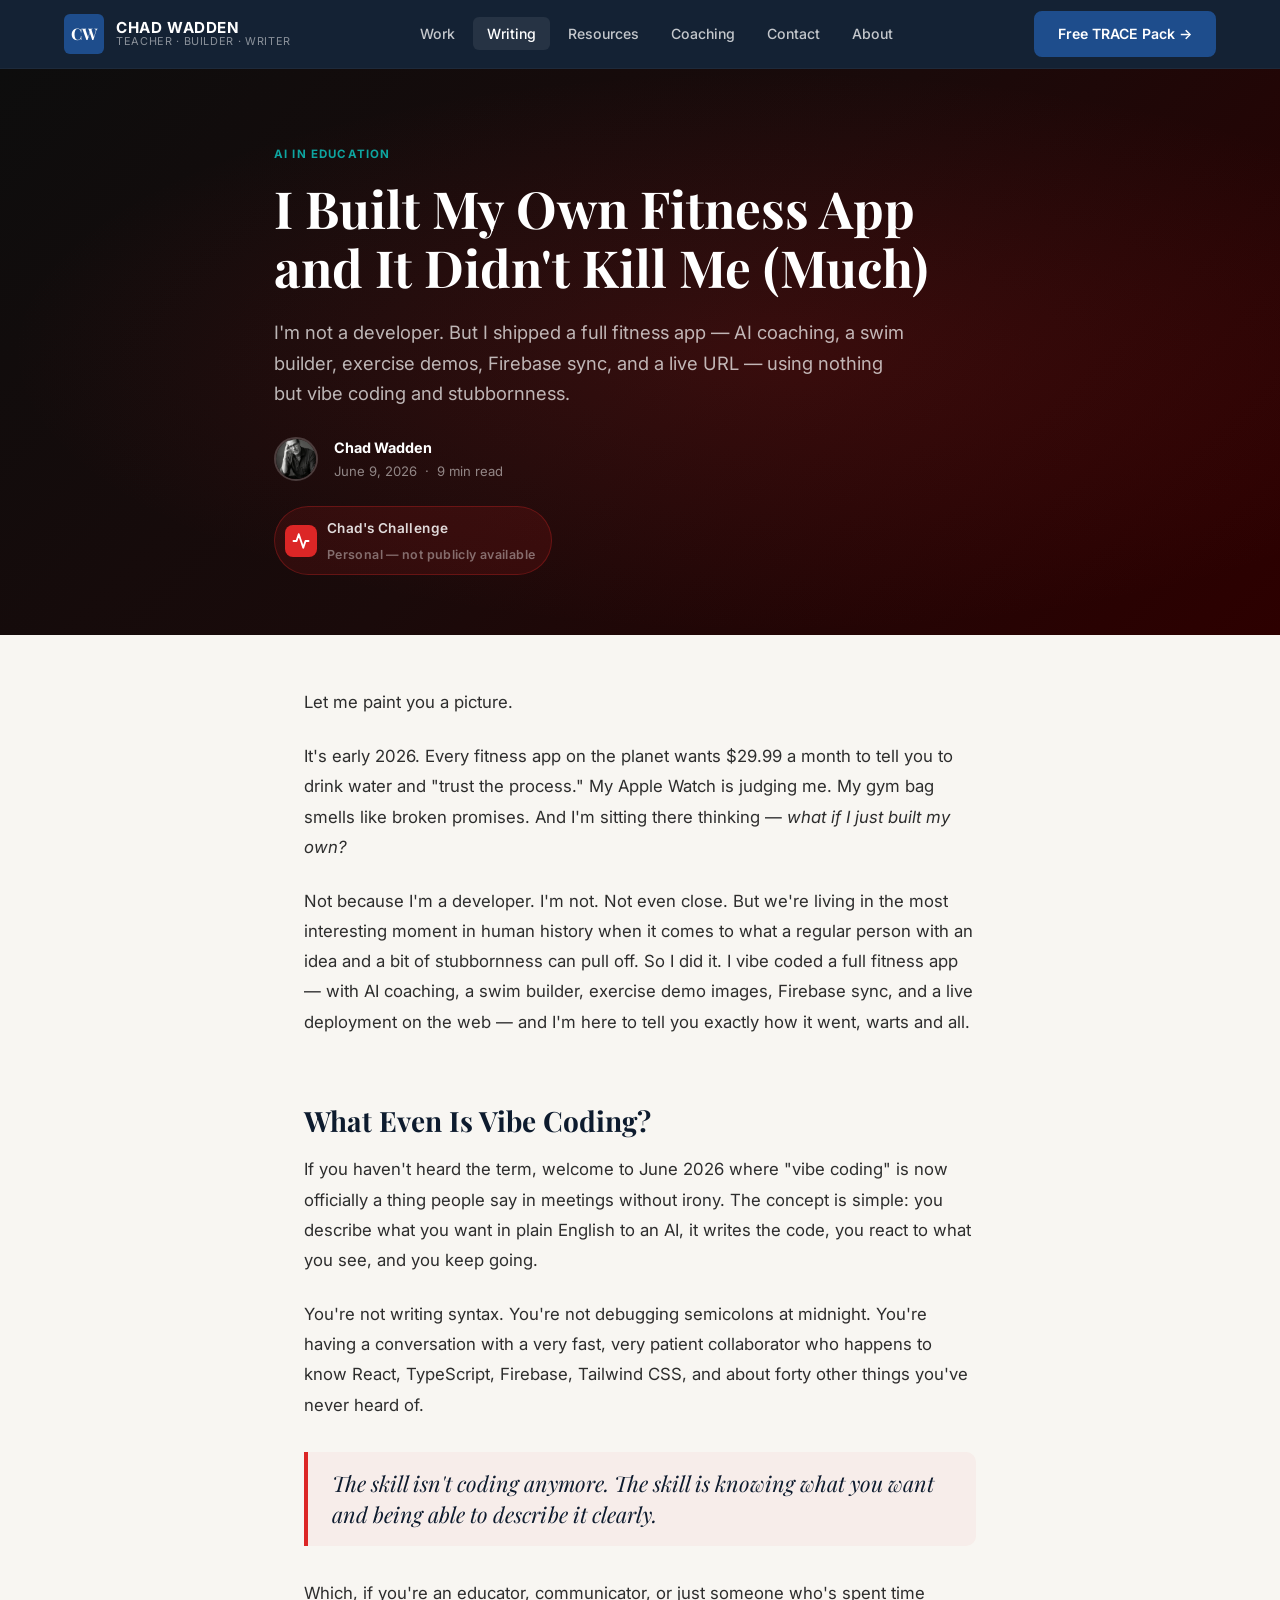
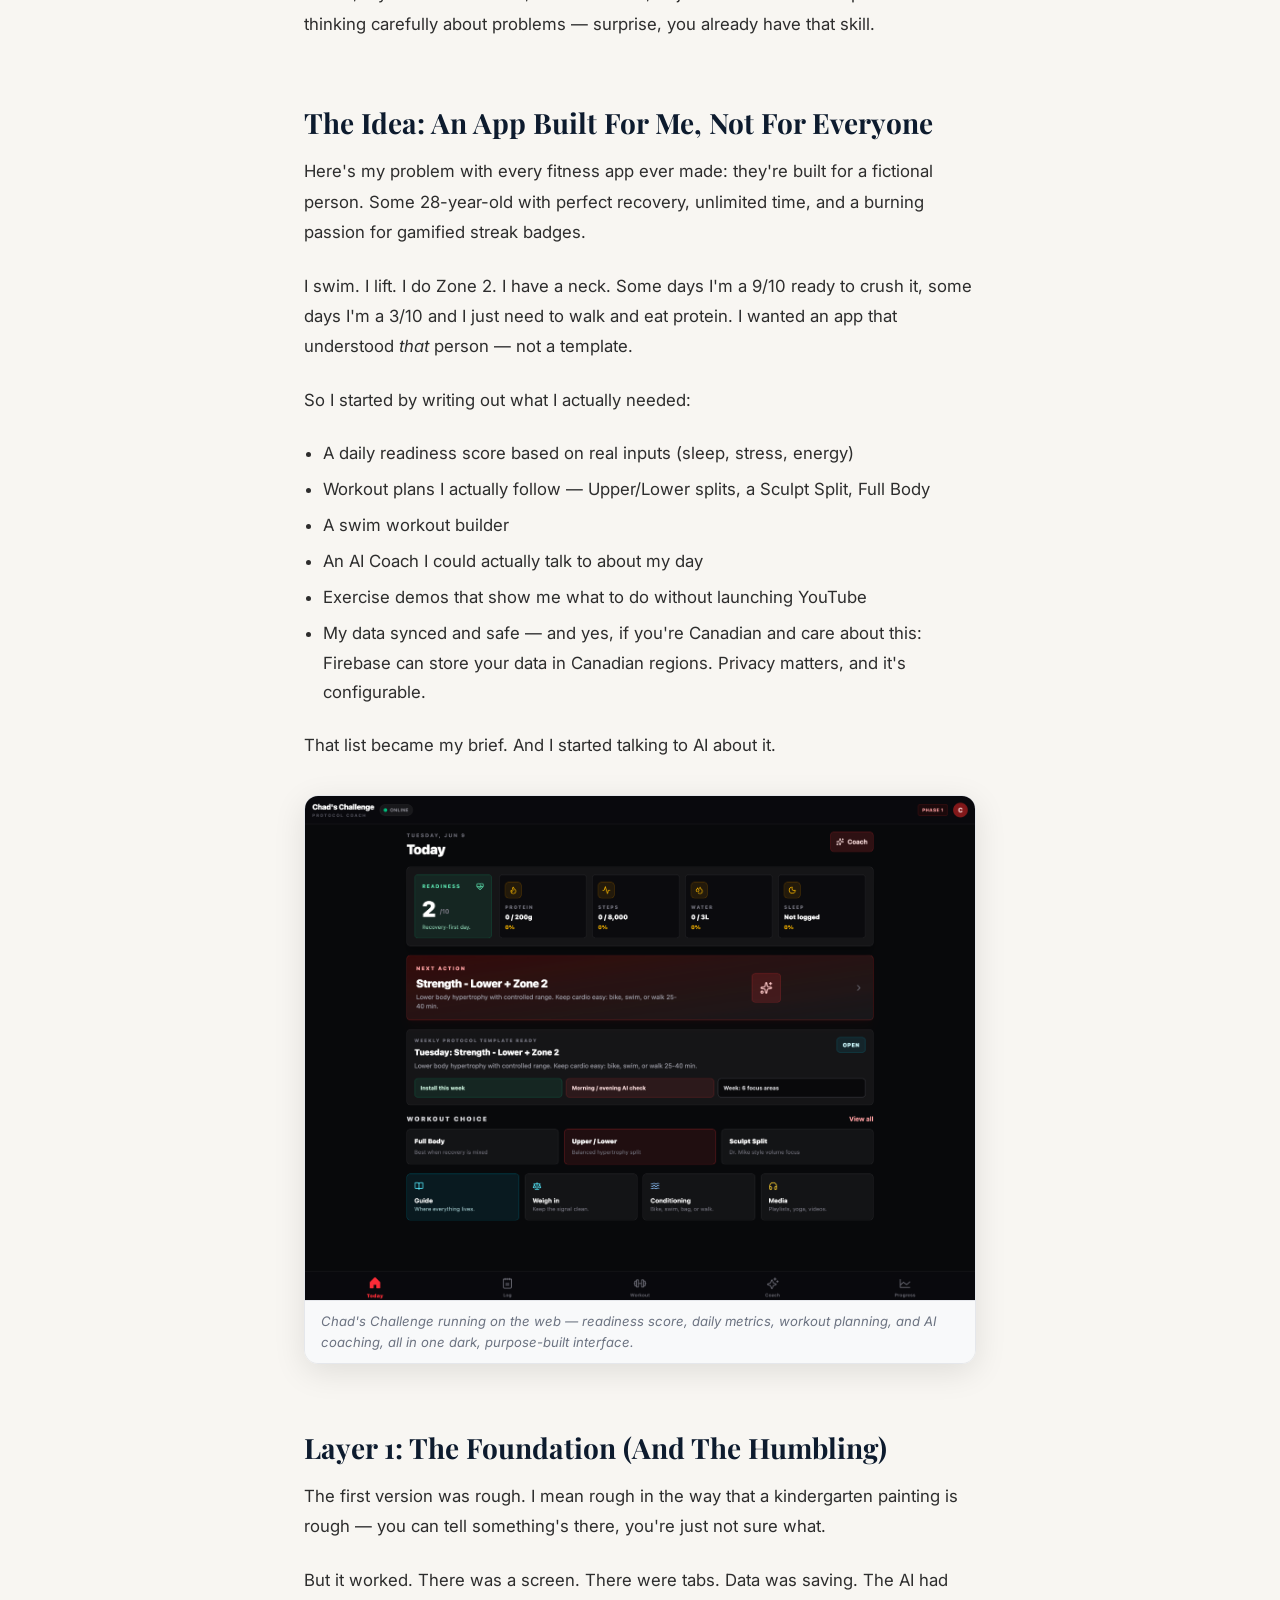
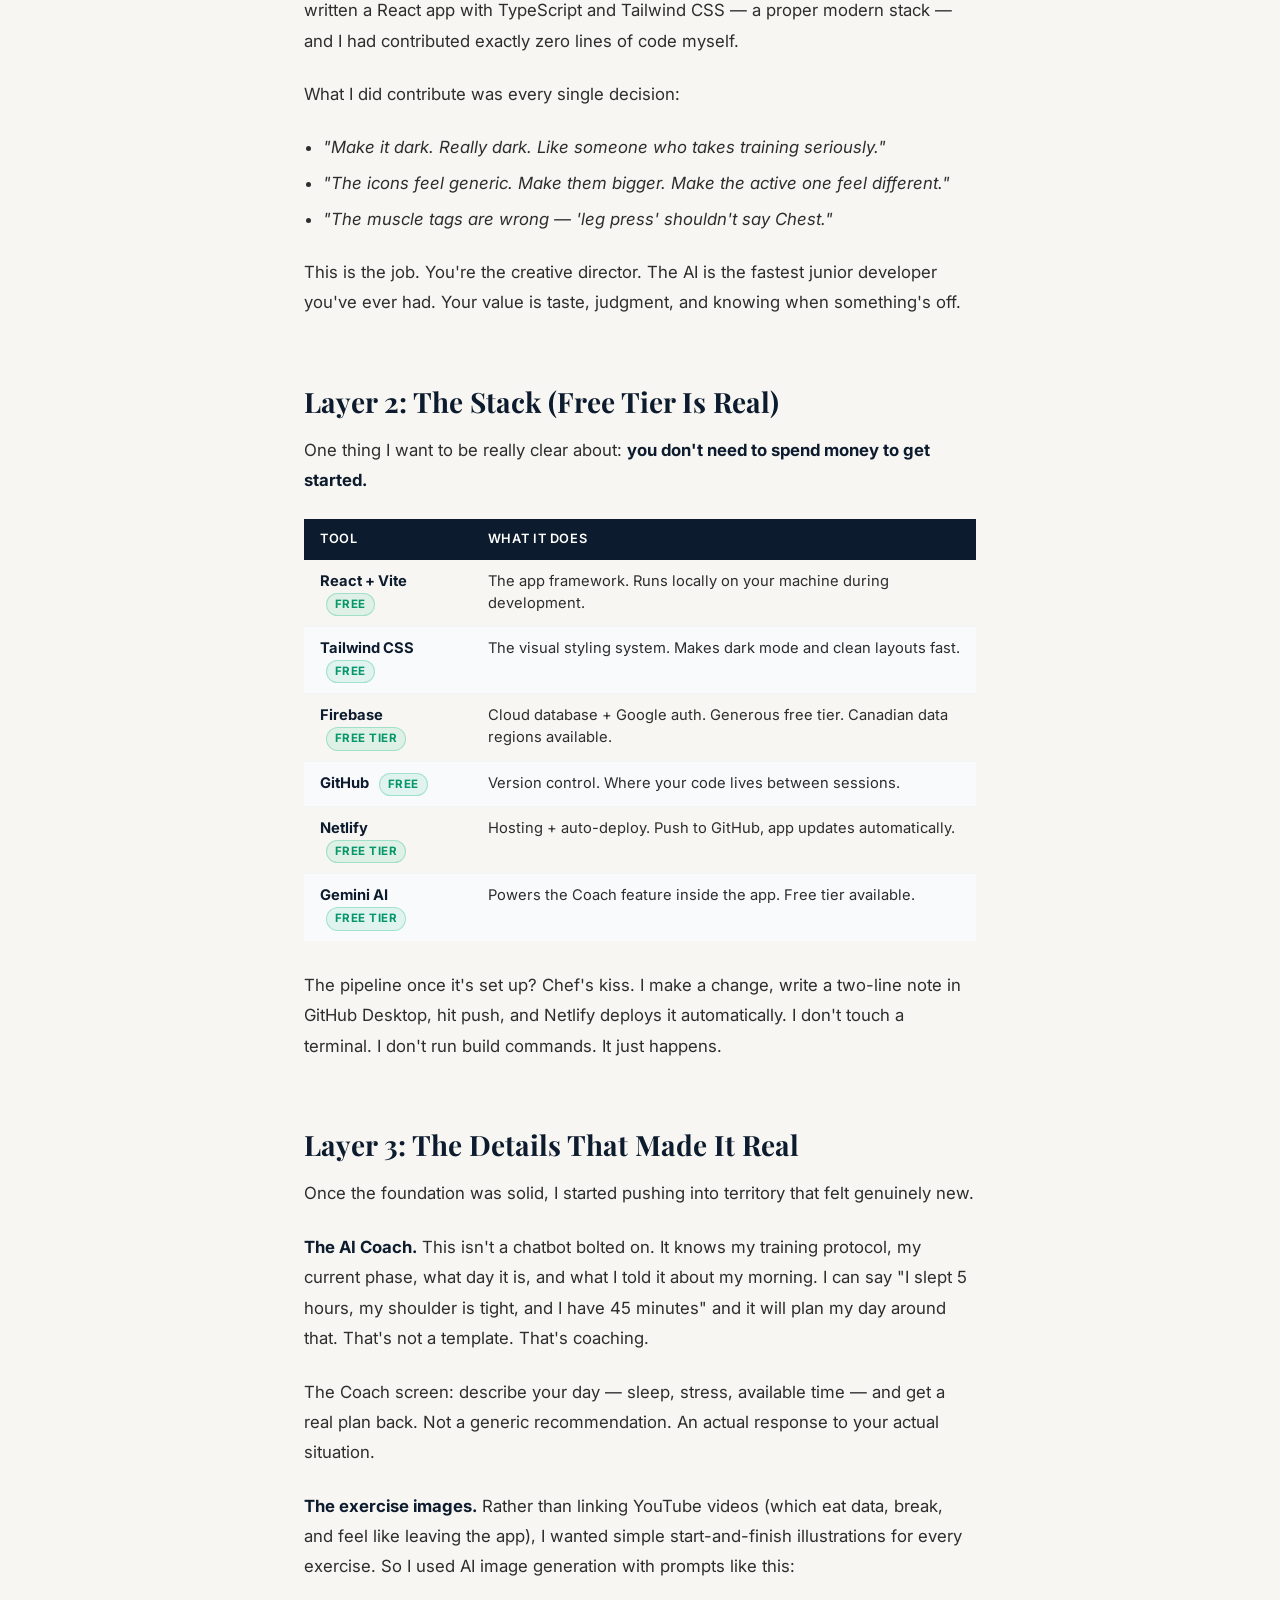
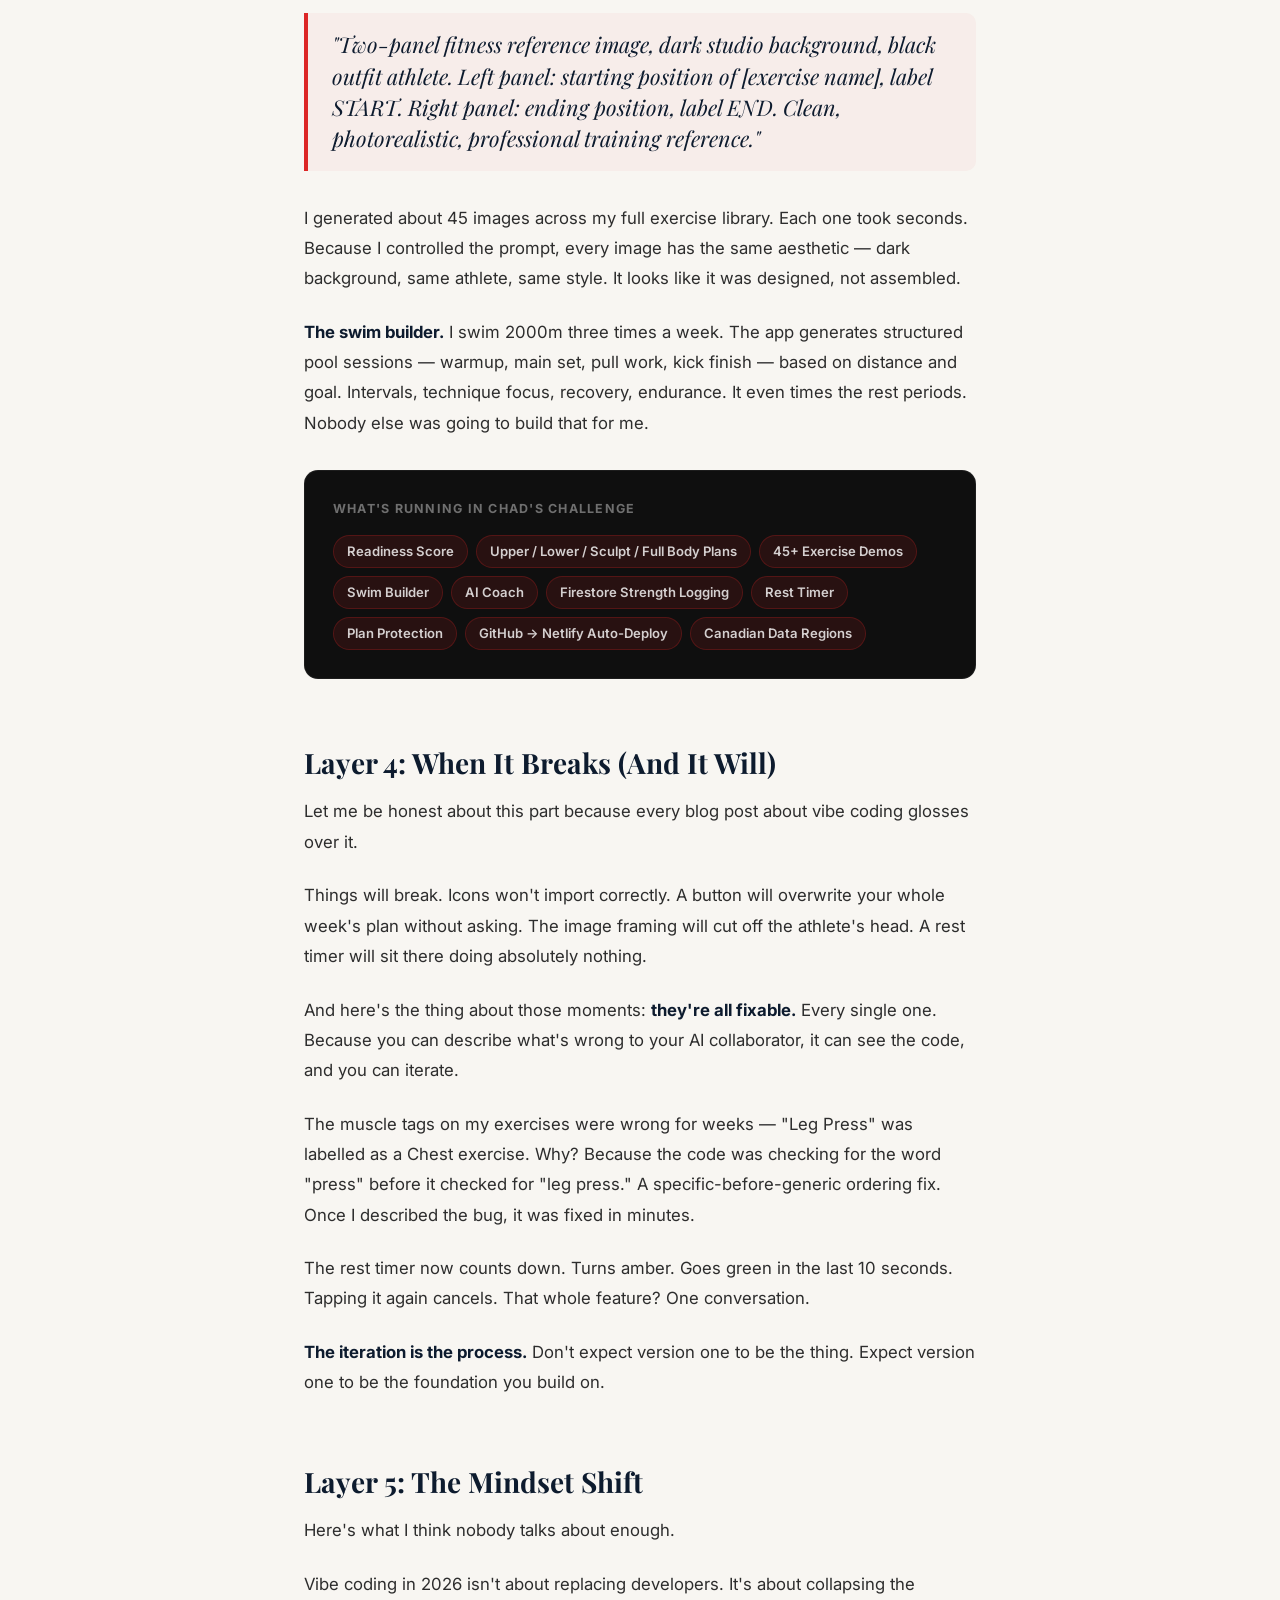
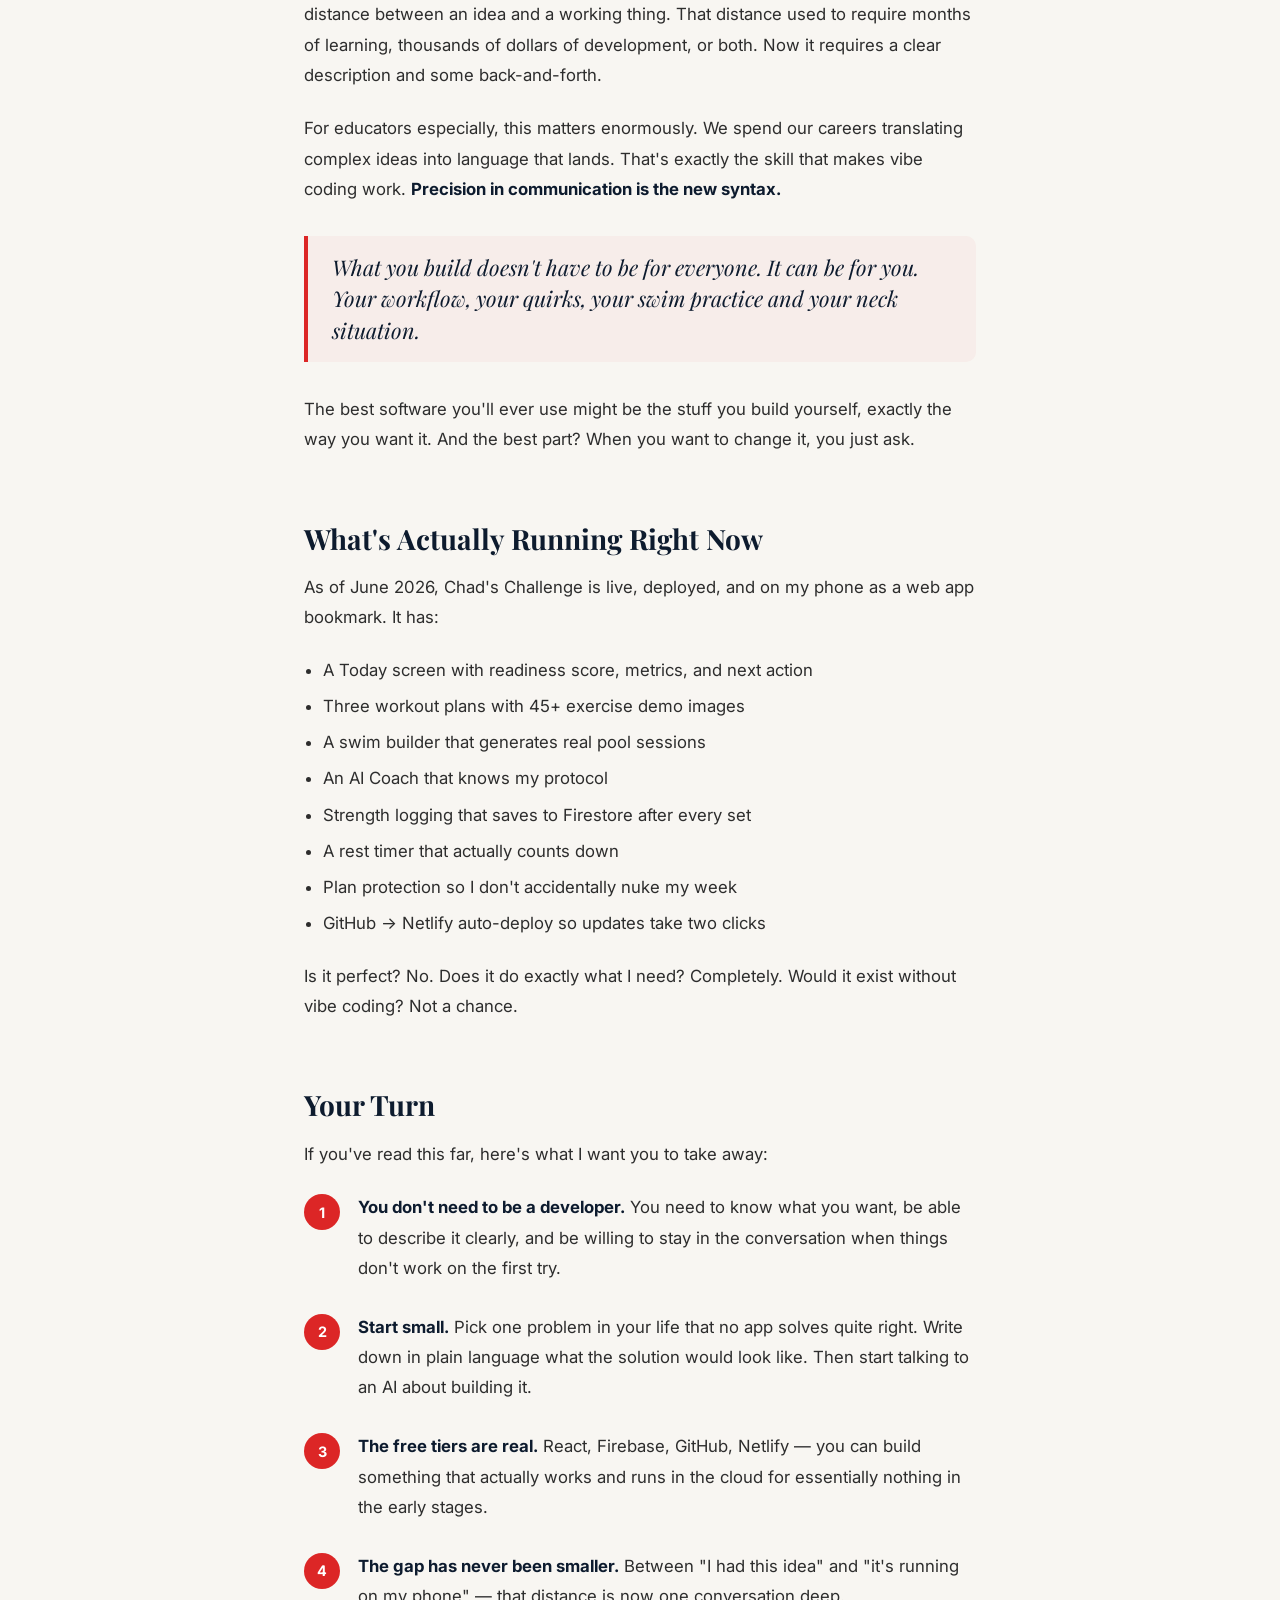
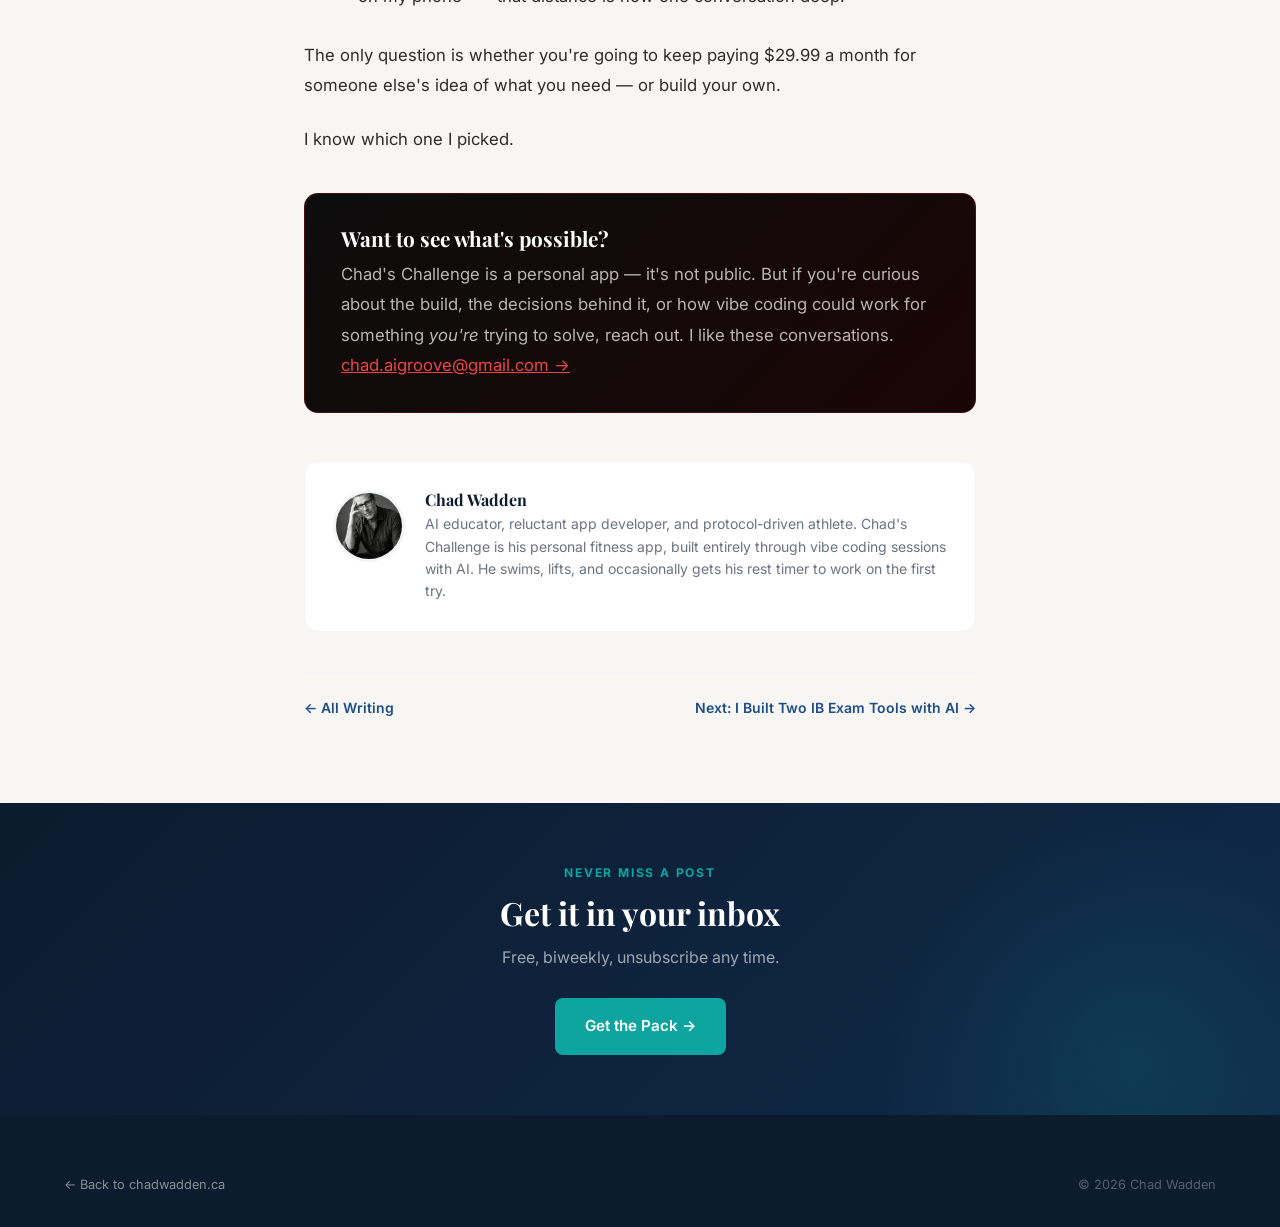
<file: blog/i-built-my-own-fitness-app.html>
<!DOCTYPE html>
<html lang="en">
<head>
  <meta charset="UTF-8">
  <meta name="viewport" content="width=device-width, initial-scale=1.0">
  <meta name="robots" content="noindex, follow">
  <title>I Built My Own Fitness App and It Didn't Kill Me (Much) — Chad Wadden</title>
  <meta name="description" content="I vibe coded a full fitness app — with AI coaching, a swim builder, exercise demos, and Firebase sync — and I'm here to tell you exactly how it went.">
    <link rel="canonical" href="https://chadwadden.ca/blog/i-built-my-own-fitness-app.html">
  <link rel="icon" href="/favicon.svg" type="image/svg+xml">
  <meta property="og:type" content="article">
  <meta property="og:title" content="I Built My Own Fitness App and It Didn't Kill Me (Much) — Chad Wadden">
  <meta property="og:description" content="I vibe coded a full fitness app — with AI coaching, a swim builder, exercise demos, and Firebase sync — and I'm here to tell you exactly how it went.">
  <meta property="og:url" content="https://chadwadden.ca/blog/i-built-my-own-fitness-app.html">
  <meta property="og:image" content="https://chadwadden.ca/images/full_screen_shot.png">
  <meta property="og:site_name" content="Chad Wadden">
  <meta name="twitter:card" content="summary_large_image">
  <meta name="twitter:title" content="I Built My Own Fitness App and It Didn't Kill Me (Much) — Chad Wadden">
  <meta name="twitter:description" content="I vibe coded a full fitness app — with AI coaching, a swim builder, exercise demos, and Firebase sync — and I'm here to tell you exactly how it went.">
  <meta name="twitter:image" content="https://chadwadden.ca/images/full_screen_shot.png">
  <link rel="preconnect" href="https://fonts.googleapis.com">
  <link rel="preconnect" href="https://fonts.gstatic.com" crossorigin>
  <link href="https://fonts.googleapis.com/css2?family=Playfair+Display:wght@700&family=Inter:wght@400;500;600;700&display=swap" rel="stylesheet">
  <link rel="stylesheet" href="../css/style.css">
  <style>
    body { padding-top: 68px; background: var(--cream); }

    /* ── HERO ── */
    .post-hero {
      background: linear-gradient(135deg, #0d0d0d 0%, #1a0a0a 50%, #2d0000 100%);
      padding: 72px 0 60px;
      position: relative;
      overflow: hidden;
    }
    .post-hero::before {
      content: '';
      position: absolute;
      inset: 0;
      background: radial-gradient(ellipse at 60% 50%, rgba(220,38,38,0.15) 0%, transparent 70%);
    }
    .post-hero .container { position: relative; z-index: 1; max-width: 780px; }
    .post-hero .blog-tag { margin-bottom: 16px; display: inline-block; }
    .post-hero h1 {
      font-family: var(--font-head);
      font-size: clamp(2rem, 4.5vw, 3.2rem);
      color: var(--white);
      line-height: 1.15;
      margin-bottom: 20px;
    }
    .post-hero .post-deck {
      font-size: 1.15rem;
      color: rgba(255,255,255,0.7);
      line-height: 1.65;
      margin-bottom: 28px;
      max-width: 640px;
    }
    .post-meta {
      display: flex;
      align-items: center;
      gap: 16px;
      flex-wrap: wrap;
    }
    .post-meta img {
      width: 44px;
      height: 44px;
      border-radius: 50%;
      object-fit: cover;
      border: 2px solid rgba(255,255,255,0.2);
    }
    .post-meta-text { display: flex; flex-direction: column; gap: 2px; }
    .post-meta-text strong { color: var(--white); font-size: 0.9rem; }
    .post-meta-text span { color: rgba(255,255,255,0.5); font-size: 0.82rem; }

    /* ── APP BADGE ── */
    .app-badge {
      display: inline-flex;
      align-items: center;
      gap: 10px;
      background: rgba(220,38,38,0.12);
      border: 1px solid rgba(220,38,38,0.3);
      border-radius: 100px;
      padding: 8px 16px 8px 10px;
      margin: 4px 0 0;
    }
    .app-badge-icon {
      width: 32px;
      height: 32px;
      background: #dc2626;
      border-radius: 8px;
      display: flex;
      align-items: center;
      justify-content: center;
    }
    .app-badge-icon svg { width: 18px; height: 18px; }
    .app-badge span { font-size: 0.85rem; font-weight: 600; color: rgba(255,255,255,0.85); letter-spacing: 0.03em; }
    .app-badge a { font-size: 0.78rem; color: rgba(220,38,38,0.8); text-decoration: none; }
    .app-badge a:hover { color: #ef4444; }

    /* ── ARTICLE BODY ── */
    .post-body {
      max-width: 720px;
      margin: 0 auto;
      padding: 52px 24px 60px;
    }

    .post-body p {
      font-size: 1.05rem;
      line-height: 1.8;
      color: #2d2d2d;
      margin-bottom: 1.4em;
    }

    .post-body h2 {
      font-family: var(--font-head);
      font-size: 1.75rem;
      color: var(--navy);
      margin: 2.4em 0 0.6em;
      line-height: 1.2;
    }

    .post-body h3 {
      font-size: 1.05rem;
      font-weight: 700;
      color: var(--navy);
      margin: 1.8em 0 0.4em;
      text-transform: uppercase;
      letter-spacing: 0.06em;
    }

    .post-body ul, .post-body ol {
      margin: 0 0 1.4em 1.2em;
      padding: 0;
    }
    .post-body li {
      font-size: 1.05rem;
      line-height: 1.75;
      color: #2d2d2d;
      margin-bottom: 0.4em;
    }

    .post-body strong { color: var(--navy); }

    .post-body a { color: var(--blue); text-decoration: underline; }
    .post-body a:hover { color: var(--teal); }

    /* ── PULL QUOTE ── */
    .pull-quote {
      border-left: 4px solid #dc2626;
      padding: 16px 24px;
      margin: 2em 0;
      background: rgba(220,38,38,0.04);
      border-radius: 0 10px 10px 0;
    }
    .pull-quote p {
      font-family: var(--font-head);
      font-size: 1.35rem;
      color: var(--navy);
      font-style: italic;
      margin: 0;
      line-height: 1.45;
    }

    /* ── APP SCREENSHOTS ── */
    .app-screenshot {
      margin: 2.2em 0;
      border-radius: 14px;
      overflow: hidden;
      border: 1px solid #e5e7eb;
      box-shadow: 0 8px 32px rgba(0,0,0,0.10);
    }
    .app-screenshot img {
      width: 100%;
      display: block;
    }
    .app-screenshot figcaption {
      background: #f8f9fa;
      padding: 10px 16px;
      font-size: 0.82rem;
      color: var(--gray-500);
      border-top: 1px solid #e5e7eb;
      font-style: italic;
    }

    /* placeholder for missing screenshots */
    .screenshot-placeholder {
      background: linear-gradient(135deg, #0d0d0d, #1a1a1a);
      border-radius: 14px;
      border: 1px dashed rgba(220,38,38,0.4);
      padding: 60px 24px;
      text-align: center;
      margin: 2.2em 0;
      color: rgba(255,255,255,0.5);
      font-size: 0.9rem;
    }

    /* ── STACK TABLE ── */
    .stack-table {
      width: 100%;
      border-collapse: collapse;
      margin: 1.6em 0 2em;
      font-size: 0.92rem;
    }
    .stack-table th {
      background: var(--navy);
      color: var(--white);
      padding: 10px 16px;
      text-align: left;
      font-weight: 600;
      font-size: 0.8rem;
      letter-spacing: 0.05em;
      text-transform: uppercase;
    }
    .stack-table td {
      padding: 10px 16px;
      border-bottom: 1px solid var(--gray-100);
      vertical-align: top;
      color: #2d2d2d;
      line-height: 1.5;
    }
    .stack-table tr:last-child td { border-bottom: none; }
    .stack-table tr:nth-child(even) td { background: #f9fafb; }
    .stack-table .free-badge {
      display: inline-block;
      background: rgba(16,185,129,0.1);
      color: #059669;
      border: 1px solid rgba(16,185,129,0.3);
      border-radius: 100px;
      font-size: 0.72rem;
      font-weight: 700;
      padding: 2px 8px;
      margin-left: 6px;
      letter-spacing: 0.04em;
    }

    /* ── FEATURE CHIPS ── */
    .feature-grid {
      background: #0f0f0f;
      border-radius: 14px;
      padding: 28px;
      margin: 2em 0;
      border: 1px solid rgba(255,255,255,0.06);
    }
    .feature-grid-title {
      font-size: 0.78rem;
      font-weight: 700;
      letter-spacing: 0.1em;
      text-transform: uppercase;
      color: rgba(255,255,255,0.4);
      margin-bottom: 16px;
    }
    .feature-chips {
      display: flex;
      flex-wrap: wrap;
      gap: 8px;
    }
    .chip {
      background: rgba(220,38,38,0.12);
      border: 1px solid rgba(220,38,38,0.25);
      border-radius: 100px;
      padding: 5px 13px;
      font-size: 0.82rem;
      font-weight: 600;
      color: rgba(255,255,255,0.8);
    }

    /* ── NUMBERED TIPS ── */
    .tip-item {
      display: flex;
      gap: 18px;
      margin-bottom: 1.8em;
      align-items: flex-start;
    }
    .tip-num {
      flex-shrink: 0;
      width: 36px;
      height: 36px;
      border-radius: 50%;
      background: #dc2626;
      color: white;
      font-weight: 700;
      font-size: 0.9rem;
      display: flex;
      align-items: center;
      justify-content: center;
      margin-top: 2px;
    }
    .tip-item p { margin: 0; }

    /* ── TIP BOX ── */
    .tip-box {
      background: linear-gradient(135deg, #0d0d0d, #1a0505);
      border: 1px solid rgba(220,38,38,0.25);
      border-radius: 14px;
      padding: 32px 36px;
      margin: 2.4em 0;
      color: rgba(255,255,255,0.85);
    }
    .tip-box h3 {
      color: white !important;
      font-family: var(--font-head);
      font-size: 1.3rem !important;
      text-transform: none !important;
      letter-spacing: 0 !important;
      margin-top: 0 !important;
    }
    .tip-box p { color: rgba(255,255,255,0.7); margin-bottom: 0; }
    .tip-box a { color: #ef4444; }

    /* ── AUTHOR BOX ── */
    .author-box {
      display: flex;
      gap: 20px;
      align-items: flex-start;
      background: var(--white);
      border: 1px solid var(--gray-100);
      border-radius: 14px;
      padding: 28px;
      margin-top: 48px;
    }
    .author-box img {
      width: 72px;
      height: 72px;
      border-radius: 50%;
      object-fit: cover;
      flex-shrink: 0;
      border: 3px solid var(--gray-100);
    }
    .author-box-text h4 { font-size: 1rem; color: var(--navy); margin-bottom: 4px; }
    .author-box-text p { font-size: 0.875rem; color: var(--gray-500); margin: 0; line-height: 1.6; }

    /* ── POST NAV ── */
    .post-nav {
      display: flex;
      justify-content: space-between;
      align-items: center;
      padding: 24px 0;
      border-top: 1px solid var(--gray-100);
      margin-top: 40px;
      flex-wrap: wrap;
      gap: 12px;
    }
    .post-nav a {
      font-size: 0.875rem;
      font-weight: 600;
      color: var(--blue);
      text-decoration: none;
    }
    .post-nav a:hover { color: var(--teal); }
  </style>
  <!-- Google Analytics -->
  <script async src="https://www.googletagmanager.com/gtag/js?id=G-JR7LL2L3DE"></script>
  <script>
    window.dataLayer = window.dataLayer || [];
    function gtag(){dataLayer.push(arguments);}
    gtag('js', new Date());
    gtag('config', 'G-JR7LL2L3DE');
  </script>
</head>
<body>

  <nav id="navbar">
    <div class="nav-inner">
      <a href="/" class="nav-logo">
        <div class="logo-mark">CW</div>
        <div class="logo-text">
          <span class="name">Chad Wadden</span>
          <span class="tagline-sm">Teacher · Builder · Writer</span>
        </div>
      </a>
      <ul class="nav-links">
        <li><a href="/#pillars">Work</a></li>
        <li><a href="/blog/" class="active">Writing</a></li>
        <li><a href="/resources/">Resources</a></li>
        <li><a href="/coaching/">Coaching</a></li>
        <li><a href="mailto:chad.aigroove@gmail.com">Contact</a></li>
        <li><a href="/#about-strip">About</a></li>
      </ul>
      <div class="nav-cta">
        <a href="/resources/#get-pack" class="btn btn-primary">Free TRACE Pack →</a>
      </div>
      <button class="nav-hamburger" id="hamburger" aria-label="Open menu"><span></span><span></span><span></span></button>
    </div>
  </nav>

  <!-- HERO -->
  <div class="post-hero">
    <div class="container">
      <span class="blog-tag">AI in Education</span>
      <h1>I Built My Own Fitness App and It Didn't Kill Me (Much)</h1>
      <p class="post-deck">I'm not a developer. But I shipped a full fitness app — AI coaching, a swim builder, exercise demos, Firebase sync, and a live URL — using nothing but vibe coding and stubbornness.</p>
      <div class="post-meta">
        <img src="../images/chad-wadden-bw.PNG" alt="Chad Wadden">
        <div class="post-meta-text">
          <strong>Chad Wadden</strong>
          <span>June 9, 2026 &nbsp;·&nbsp; 9 min read</span>
        </div>
      </div>
      <div style="margin-top:20px">
        <div class="app-badge">
          <div class="app-badge-icon">
            <svg viewBox="0 0 24 24" fill="none" stroke="white" stroke-width="2.5" stroke-linecap="round" stroke-linejoin="round"><polyline points="22 12 18 12 15 21 9 3 6 12 2 12"/></svg>
          </div>
          <div>
            <span>Chad's Challenge</span><br>
            <span style="font-size:0.78rem;color:rgba(255,255,255,0.4)">Personal — not publicly available</span>
          </div>
        </div>
      </div>
    </div>
  </div>

  <!-- ARTICLE -->
  <div class="post-body">

    <p>Let me paint you a picture.</p>

    <p>It's early 2026. Every fitness app on the planet wants $29.99 a month to tell you to drink water and "trust the process." My Apple Watch is judging me. My gym bag smells like broken promises. And I'm sitting there thinking — <em>what if I just built my own?</em></p>

    <p>Not because I'm a developer. I'm not. Not even close. But we're living in the most interesting moment in human history when it comes to what a regular person with an idea and a bit of stubbornness can pull off. So I did it. I vibe coded a full fitness app — with AI coaching, a swim builder, exercise demo images, Firebase sync, and a live deployment on the web — and I'm here to tell you exactly how it went, warts and all.</p>

    <h2>What Even Is Vibe Coding?</h2>

    <p>If you haven't heard the term, welcome to June 2026 where "vibe coding" is now officially a thing people say in meetings without irony. The concept is simple: you describe what you want in plain English to an AI, it writes the code, you react to what you see, and you keep going.</p>

    <p>You're not writing syntax. You're not debugging semicolons at midnight. You're having a conversation with a very fast, very patient collaborator who happens to know React, TypeScript, Firebase, Tailwind CSS, and about forty other things you've never heard of.</p>

    <div class="pull-quote">
      <p>The skill isn't coding anymore. The skill is knowing what you want and being able to describe it clearly.</p>
    </div>

    <p>Which, if you're an educator, communicator, or just someone who's spent time thinking carefully about problems — surprise, you already have that skill.</p>

    <h2>The Idea: An App Built For Me, Not For Everyone</h2>

    <p>Here's my problem with every fitness app ever made: they're built for a fictional person. Some 28-year-old with perfect recovery, unlimited time, and a burning passion for gamified streak badges.</p>

    <p>I swim. I lift. I do Zone 2. I have a neck. Some days I'm a 9/10 ready to crush it, some days I'm a 3/10 and I just need to walk and eat protein. I wanted an app that understood <em>that</em> person — not a template.</p>

    <p>So I started by writing out what I actually needed:</p>

    <ul>
      <li>A daily readiness score based on real inputs (sleep, stress, energy)</li>
      <li>Workout plans I actually follow — Upper/Lower splits, a Sculpt Split, Full Body</li>
      <li>A swim workout builder</li>
      <li>An AI Coach I could actually talk to about my day</li>
      <li>Exercise demos that show me what to do without launching YouTube</li>
      <li>My data synced and safe — and yes, if you're Canadian and care about this: Firebase can store your data in Canadian regions. Privacy matters, and it's configurable.</li>
    </ul>

    <p>That list became my brief. And I started talking to AI about it.</p>

    <!-- APP SCREENSHOT -->
    <figure class="app-screenshot">
      <img src="../images/full_screen_shot.png" alt="Chad's Challenge — full app view showing the Today dashboard, metrics, and workout planning interface">
      <figcaption>Chad's Challenge running on the web — readiness score, daily metrics, workout planning, and AI coaching, all in one dark, purpose-built interface.</figcaption>
    </figure>

    <h2>Layer 1: The Foundation (And The Humbling)</h2>

    <p>The first version was rough. I mean rough in the way that a kindergarten painting is rough — you can tell something's there, you're just not sure what.</p>

    <p>But it worked. There was a screen. There were tabs. Data was saving. The AI had written a React app with TypeScript and Tailwind CSS — a proper modern stack — and I had contributed exactly zero lines of code myself.</p>

    <p>What I did contribute was every single decision:</p>

    <ul>
      <li><em>"Make it dark. Really dark. Like someone who takes training seriously."</em></li>
      <li><em>"The icons feel generic. Make them bigger. Make the active one feel different."</em></li>
      <li><em>"The muscle tags are wrong — 'leg press' shouldn't say Chest."</em></li>
    </ul>

    <p>This is the job. You're the creative director. The AI is the fastest junior developer you've ever had. Your value is taste, judgment, and knowing when something's off.</p>

    <h2>Layer 2: The Stack (Free Tier Is Real)</h2>

    <p>One thing I want to be really clear about: <strong>you don't need to spend money to get started.</strong></p>

    <table class="stack-table">
      <thead>
        <tr><th>Tool</th><th>What It Does</th></tr>
      </thead>
      <tbody>
        <tr>
          <td><strong>React + Vite</strong> <span class="free-badge">FREE</span></td>
          <td>The app framework. Runs locally on your machine during development.</td>
        </tr>
        <tr>
          <td><strong>Tailwind CSS</strong> <span class="free-badge">FREE</span></td>
          <td>The visual styling system. Makes dark mode and clean layouts fast.</td>
        </tr>
        <tr>
          <td><strong>Firebase</strong> <span class="free-badge">FREE TIER</span></td>
          <td>Cloud database + Google auth. Generous free tier. Canadian data regions available.</td>
        </tr>
        <tr>
          <td><strong>GitHub</strong> <span class="free-badge">FREE</span></td>
          <td>Version control. Where your code lives between sessions.</td>
        </tr>
        <tr>
          <td><strong>Netlify</strong> <span class="free-badge">FREE TIER</span></td>
          <td>Hosting + auto-deploy. Push to GitHub, app updates automatically.</td>
        </tr>
        <tr>
          <td><strong>Gemini AI</strong> <span class="free-badge">FREE TIER</span></td>
          <td>Powers the Coach feature inside the app. Free tier available.</td>
        </tr>
      </tbody>
    </table>

    <p>The pipeline once it's set up? Chef's kiss. I make a change, write a two-line note in GitHub Desktop, hit push, and Netlify deploys it automatically. I don't touch a terminal. I don't run build commands. It just happens.</p>

    <h2>Layer 3: The Details That Made It Real</h2>

    <p>Once the foundation was solid, I started pushing into territory that felt genuinely new.</p>

    <p><strong>The AI Coach.</strong> This isn't a chatbot bolted on. It knows my training protocol, my current phase, what day it is, and what I told it about my morning. I can say "I slept 5 hours, my shoulder is tight, and I have 45 minutes" and it will plan my day around that. That's not a template. That's coaching.</p>

    <p>The Coach screen: describe your day — sleep, stress, available time — and get a real plan back. Not a generic recommendation. An actual response to your actual situation.</p>

    <p><strong>The exercise images.</strong> Rather than linking YouTube videos (which eat data, break, and feel like leaving the app), I wanted simple start-and-finish illustrations for every exercise. So I used AI image generation with prompts like this:</p>

    <div class="pull-quote">
      <p>"Two-panel fitness reference image, dark studio background, black outfit athlete. Left panel: starting position of [exercise name], label START. Right panel: ending position, label END. Clean, photorealistic, professional training reference."</p>
    </div>

    <p>I generated about 45 images across my full exercise library. Each one took seconds. Because I controlled the prompt, every image has the same aesthetic — dark background, same athlete, same style. It looks like it was designed, not assembled.</p>

    <p><strong>The swim builder.</strong> I swim 2000m three times a week. The app generates structured pool sessions — warmup, main set, pull work, kick finish — based on distance and goal. Intervals, technique focus, recovery, endurance. It even times the rest periods. Nobody else was going to build that for me.</p>

    <div class="feature-grid">
      <div class="feature-grid-title">What's Running in Chad's Challenge</div>
      <div class="feature-chips">
        <span class="chip">Readiness Score</span>
        <span class="chip">Upper / Lower / Sculpt / Full Body Plans</span>
        <span class="chip">45+ Exercise Demos</span>
        <span class="chip">Swim Builder</span>
        <span class="chip">AI Coach</span>
        <span class="chip">Firestore Strength Logging</span>
        <span class="chip">Rest Timer</span>
        <span class="chip">Plan Protection</span>
        <span class="chip">GitHub → Netlify Auto-Deploy</span>
        <span class="chip">Canadian Data Regions</span>
      </div>
    </div>

    <h2>Layer 4: When It Breaks (And It Will)</h2>

    <p>Let me be honest about this part because every blog post about vibe coding glosses over it.</p>

    <p>Things will break. Icons won't import correctly. A button will overwrite your whole week's plan without asking. The image framing will cut off the athlete's head. A rest timer will sit there doing absolutely nothing.</p>

    <p>And here's the thing about those moments: <strong>they're all fixable.</strong> Every single one. Because you can describe what's wrong to your AI collaborator, it can see the code, and you can iterate.</p>

    <p>The muscle tags on my exercises were wrong for weeks — "Leg Press" was labelled as a Chest exercise. Why? Because the code was checking for the word "press" before it checked for "leg press." A specific-before-generic ordering fix. Once I described the bug, it was fixed in minutes.</p>

    <p>The rest timer now counts down. Turns amber. Goes green in the last 10 seconds. Tapping it again cancels. That whole feature? One conversation.</p>

    <p><strong>The iteration is the process.</strong> Don't expect version one to be the thing. Expect version one to be the foundation you build on.</p>

    <h2>Layer 5: The Mindset Shift</h2>

    <p>Here's what I think nobody talks about enough.</p>

    <p>Vibe coding in 2026 isn't about replacing developers. It's about collapsing the distance between an idea and a working thing. That distance used to require months of learning, thousands of dollars of development, or both. Now it requires a clear description and some back-and-forth.</p>

    <p>For educators especially, this matters enormously. We spend our careers translating complex ideas into language that lands. That's exactly the skill that makes vibe coding work. <strong>Precision in communication is the new syntax.</strong></p>

    <div class="pull-quote">
      <p>What you build doesn't have to be for everyone. It can be for you. Your workflow, your quirks, your swim practice and your neck situation.</p>
    </div>

    <p>The best software you'll ever use might be the stuff you build yourself, exactly the way you want it. And the best part? When you want to change it, you just ask.</p>

    <h2>What's Actually Running Right Now</h2>

    <p>As of June 2026, Chad's Challenge is live, deployed, and on my phone as a web app bookmark. It has:</p>

    <ul>
      <li>A Today screen with readiness score, metrics, and next action</li>
      <li>Three workout plans with 45+ exercise demo images</li>
      <li>A swim builder that generates real pool sessions</li>
      <li>An AI Coach that knows my protocol</li>
      <li>Strength logging that saves to Firestore after every set</li>
      <li>A rest timer that actually counts down</li>
      <li>Plan protection so I don't accidentally nuke my week</li>
      <li>GitHub → Netlify auto-deploy so updates take two clicks</li>
    </ul>

    <p>Is it perfect? No. Does it do exactly what I need? Completely. Would it exist without vibe coding? Not a chance.</p>

    <h2>Your Turn</h2>

    <p>If you've read this far, here's what I want you to take away:</p>

    <div class="tip-item">
      <div class="tip-num">1</div>
      <p><strong>You don't need to be a developer.</strong> You need to know what you want, be able to describe it clearly, and be willing to stay in the conversation when things don't work on the first try.</p>
    </div>
    <div class="tip-item">
      <div class="tip-num">2</div>
      <p><strong>Start small.</strong> Pick one problem in your life that no app solves quite right. Write down in plain language what the solution would look like. Then start talking to an AI about building it.</p>
    </div>
    <div class="tip-item">
      <div class="tip-num">3</div>
      <p><strong>The free tiers are real.</strong> React, Firebase, GitHub, Netlify — you can build something that actually works and runs in the cloud for essentially nothing in the early stages.</p>
    </div>
    <div class="tip-item">
      <div class="tip-num">4</div>
      <p><strong>The gap has never been smaller.</strong> Between "I had this idea" and "it's running on my phone" — that distance is now one conversation deep.</p>
    </div>

    <p>The only question is whether you're going to keep paying $29.99 a month for someone else's idea of what you need — or build your own.</p>

    <p>I know which one I picked.</p>

    <div class="tip-box">
      <h3>Want to see what's possible?</h3>
      <p>Chad's Challenge is a personal app — it's not public. But if you're curious about the build, the decisions behind it, or how vibe coding could work for something <em>you're</em> trying to solve, reach out. I like these conversations. <a href="mailto:chad.aigroove@gmail.com">chad.aigroove@gmail.com →</a></p>
    </div>

    <!-- AUTHOR BOX -->
    <div class="author-box">
      <img src="../images/chad-wadden-bw.PNG" alt="Chad Wadden">
      <div class="author-box-text">
        <h4>Chad Wadden</h4>
        <p>AI educator, reluctant app developer, and protocol-driven athlete. Chad's Challenge is his personal fitness app, built entirely through vibe coding sessions with AI. He swims, lifts, and occasionally gets his rest timer to work on the first try.</p>
      </div>
    </div>

    <!-- POST NAV -->
    <nav class="post-nav">
      <a href="/blog/">← All Writing</a>
      <a href="how-i-built-two-ib-exam-tools-with-ai.html">Next: I Built Two IB Exam Tools with AI →</a>
    </nav>

  </div>

  <section id="newsletter" style="background:linear-gradient(135deg,var(--navy) 0%,#0f2a4a 100%);padding:60px 0">
    <div class="container" style="text-align:center;max-width:560px">
      <p class="section-label">Never Miss a Post</p>
      <h2 style="color:var(--white);font-size:2rem;margin-bottom:12px">Get it in your inbox</h2>
      <p style="color:rgba(255,255,255,0.6);margin-bottom:28px">Free, biweekly, unsubscribe any time.</p>
      <a href="/resources/#get-pack" class="btn btn-teal">Get the Pack →</a>
    </div>
  </section>

  <footer>
    <div class="container">
      <div class="footer-bottom" style="border-top:none;padding-top:0">
        <a href="/">← Back to chadwadden.ca</a>
        <span>© 2026 Chad Wadden</span>
      </div>
    </div>
  </footer>

  <script src="../js/main.js?v=20260811"></script>
</body>
</html>
</file>
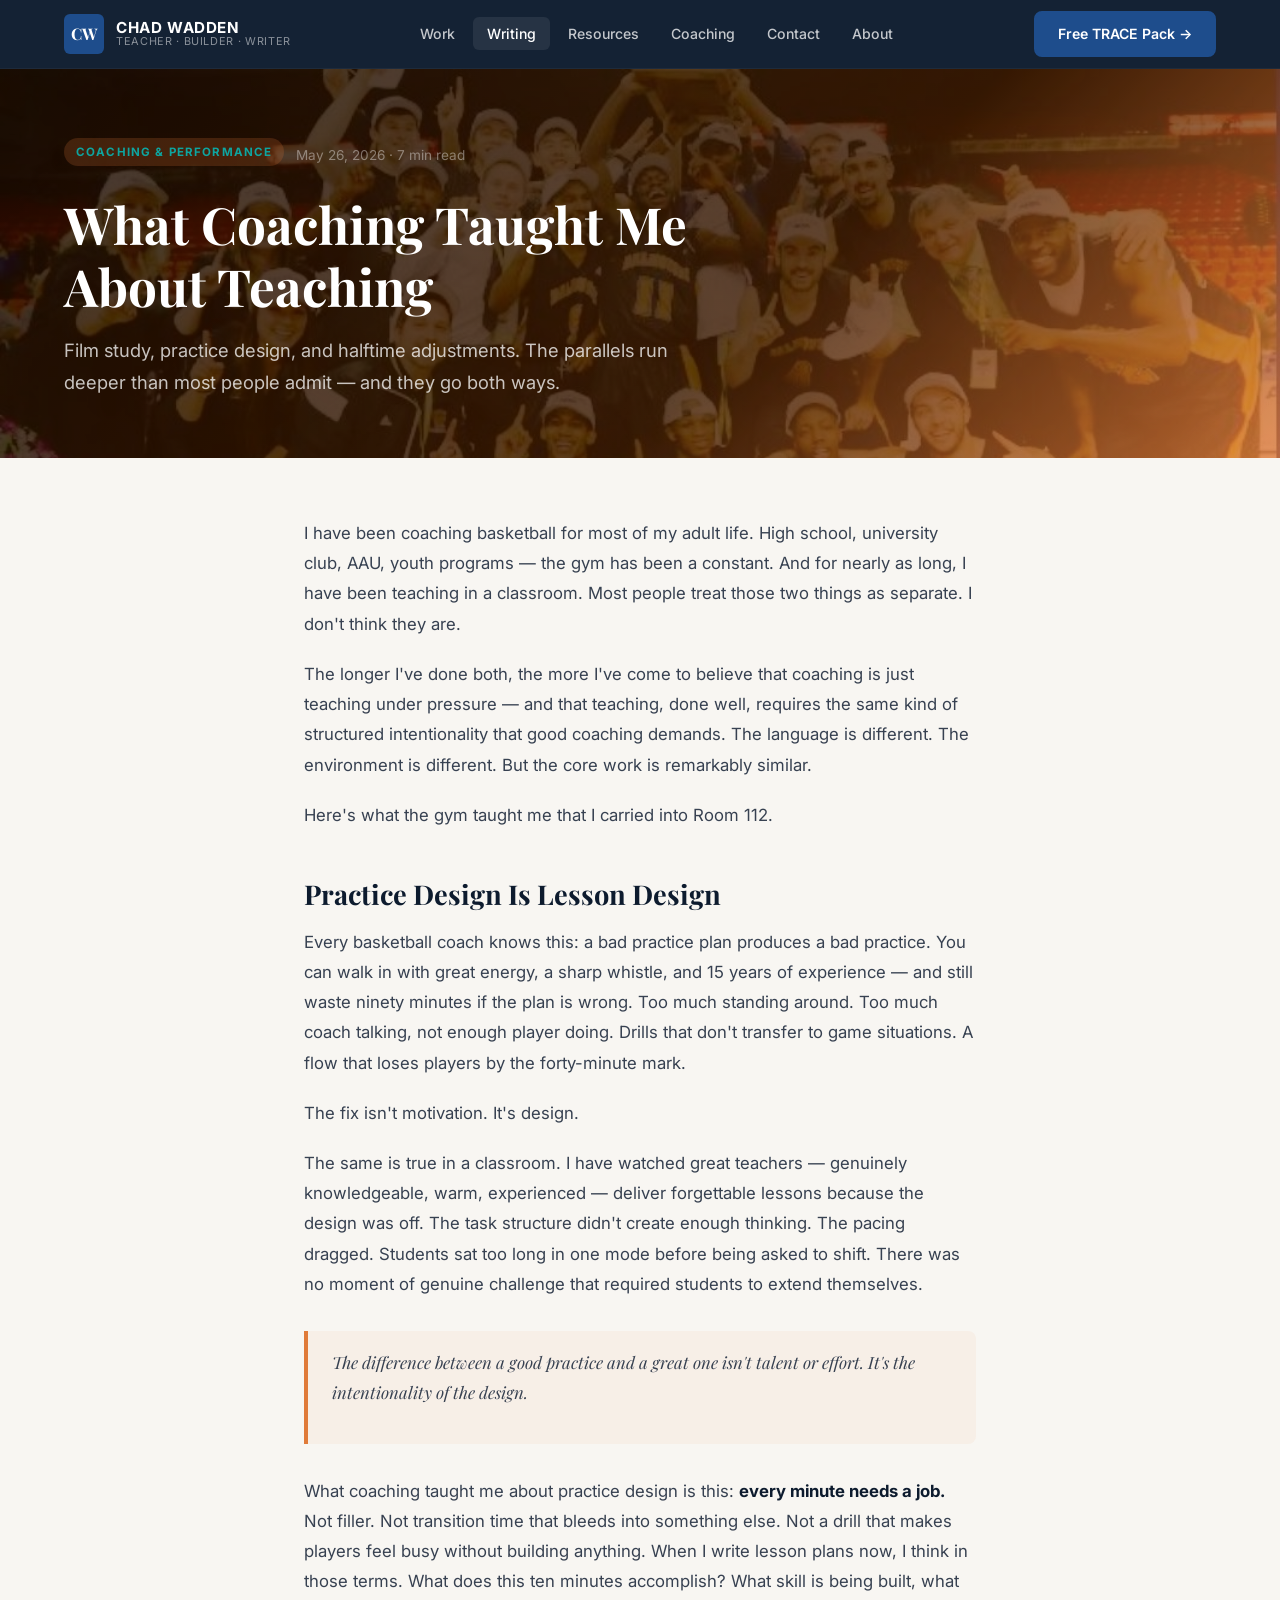
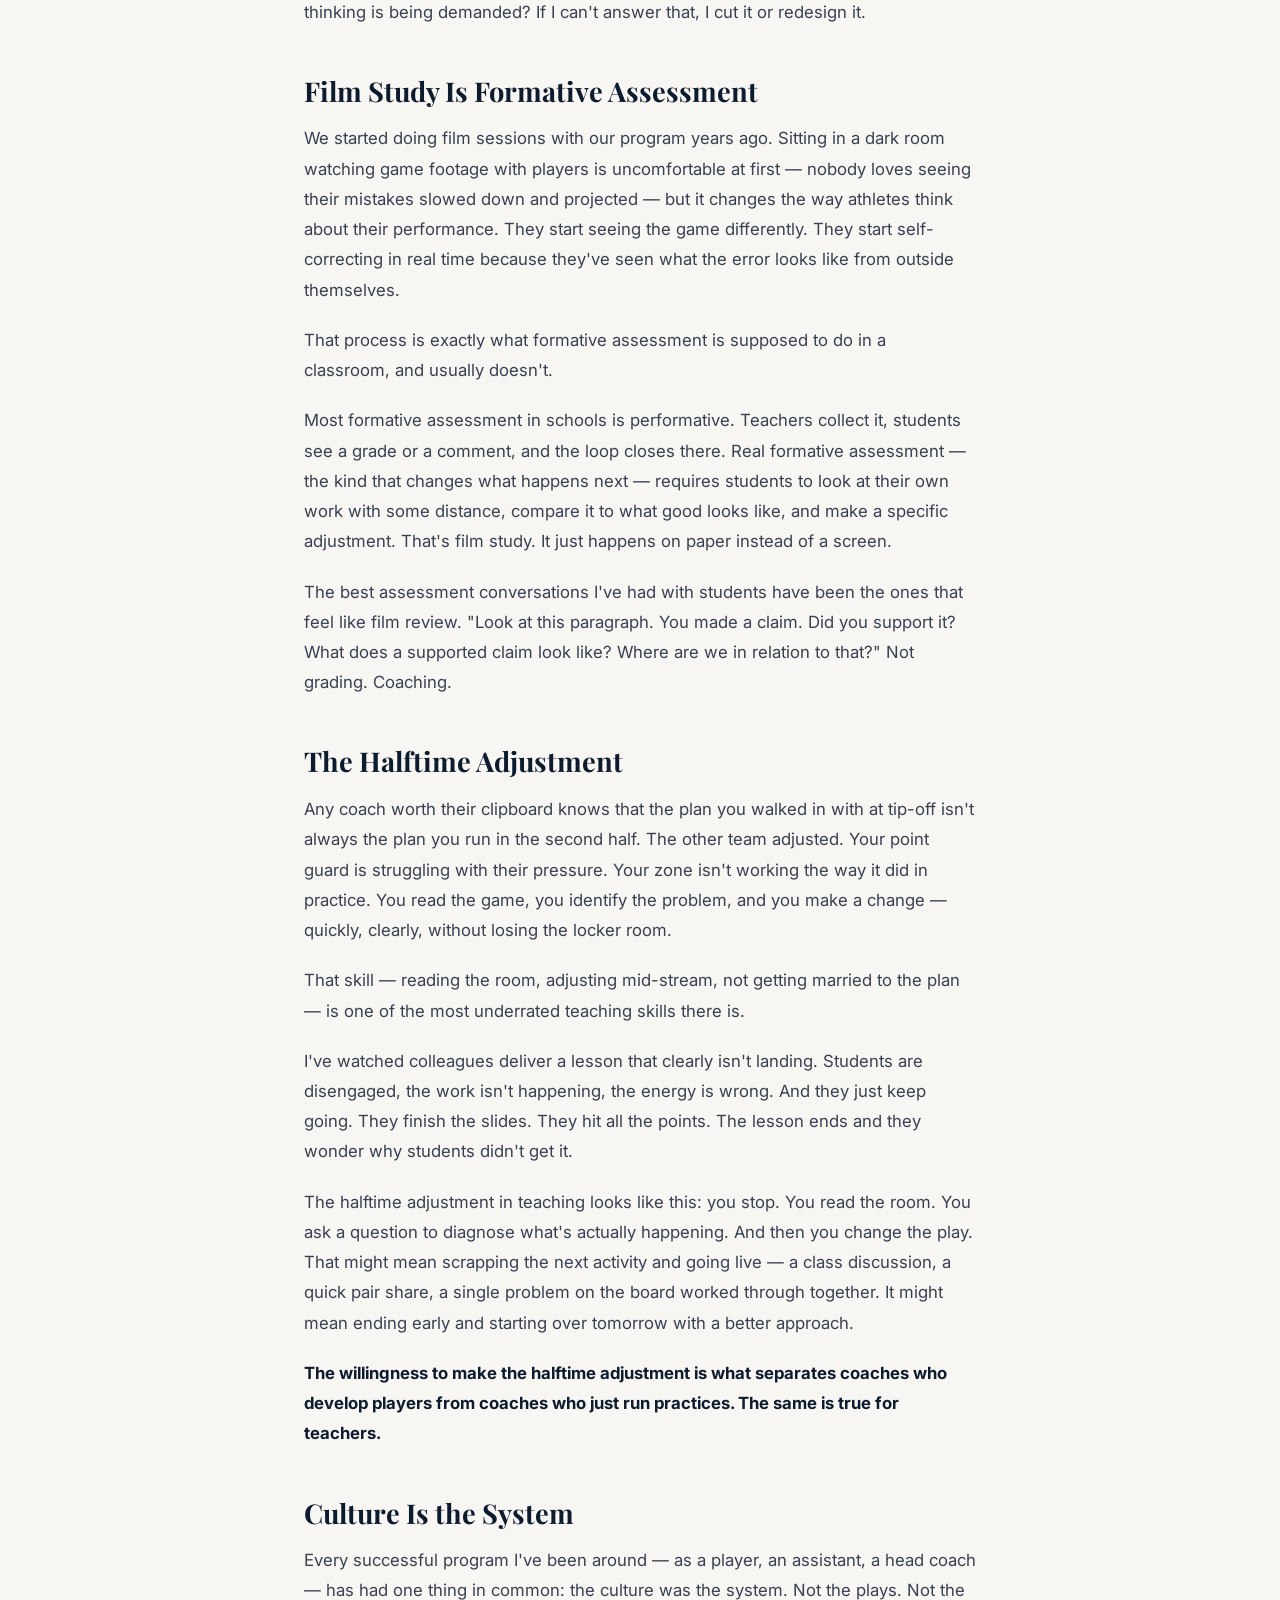
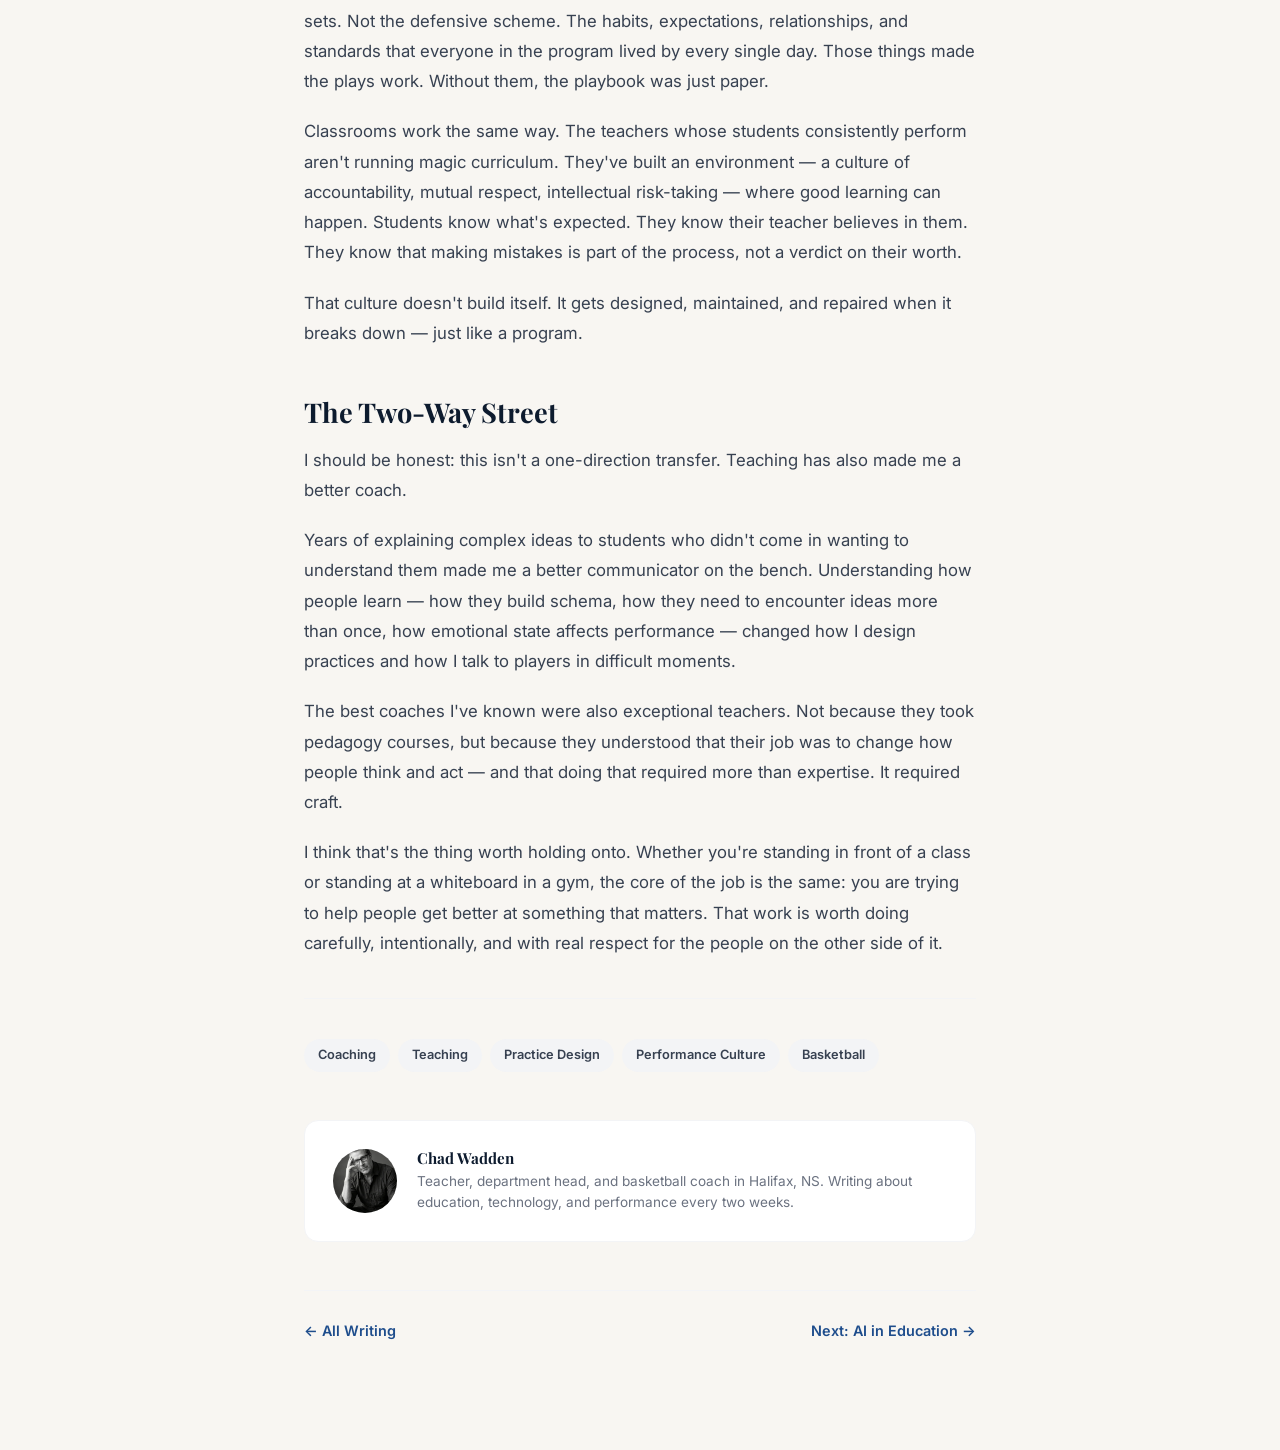
<file: blog/what-coaching-taught-me-about-teaching.html>
<!DOCTYPE html>
<html lang="en">
<head>
  <meta charset="UTF-8">
  <meta name="viewport" content="width=device-width, initial-scale=1.0">
  <title>What Coaching Taught Me About Teaching — Chad Wadden</title>
  <meta name="description" content="After years coaching basketball and teaching in the classroom, the parallels are deeper than most people admit. Film study, practice design, halftime adjustments — these aren't metaphors. They're methodology.">
    <link rel="canonical" href="https://chadwadden.ca/blog/what-coaching-taught-me-about-teaching.html">
  <link rel="icon" href="/favicon.svg" type="image/svg+xml">
  <meta property="og:type" content="article">
  <meta property="og:title" content="What Coaching Taught Me About Teaching — Chad Wadden">
  <meta property="og:description" content="After years coaching basketball and teaching in the classroom, the parallels are deeper than most people admit. Film study, practice design, halftime adjustments — these aren't metaphors. They're methodology.">
  <meta property="og:url" content="https://chadwadden.ca/blog/what-coaching-taught-me-about-teaching.html">
  <meta property="og:image" content="https://chadwadden.ca/images/chad-basketball.JPG">
  <meta property="og:site_name" content="Chad Wadden">
  <meta name="twitter:card" content="summary_large_image">
  <meta name="twitter:title" content="What Coaching Taught Me About Teaching — Chad Wadden">
  <meta name="twitter:description" content="After years coaching basketball and teaching in the classroom, the parallels are deeper than most people admit. Film study, practice design, halftime adjustments — these aren't metaphors. They're methodology.">
  <meta name="twitter:image" content="https://chadwadden.ca/images/chad-basketball.JPG">
  <link rel="preconnect" href="https://fonts.googleapis.com">
  <link rel="preconnect" href="https://fonts.gstatic.com" crossorigin>
  <link href="https://fonts.googleapis.com/css2?family=Playfair+Display:wght@700&family=Inter:wght@400;500;600;700&display=swap" rel="stylesheet">
  <link rel="stylesheet" href="../css/style.css">
  <style>
    body { padding-top: 68px; background: var(--cream); }

    .post-hero {
      background: linear-gradient(135deg, #1a0a00 0%, #3d1a00 60%, #e07b39 100%);
      padding: 70px 0 60px;
      position: relative;
      overflow: hidden;
    }

    .post-hero::before {
      content: '';
      position: absolute;
      inset: 0;
      background: url('../images/chad-basketball.JPG') center/cover no-repeat;
      opacity: 0.18;
    }

    .post-hero .post-meta {
      display: flex;
      align-items: center;
      gap: 12px;
      margin-bottom: 20px;
      position: relative;
      z-index: 1;
    }

    .post-hero h1 {
      font-family: var(--font-head);
      font-size: clamp(1.9rem, 4vw, 3.2rem);
      color: var(--white);
      max-width: 760px;
      line-height: 1.2;
      margin-bottom: 18px;
      position: relative;
      z-index: 1;
    }

    .post-hero .post-deck {
      font-size: 1.15rem;
      color: rgba(255,255,255,0.75);
      max-width: 640px;
      line-height: 1.7;
      position: relative;
      z-index: 1;
    }

    .post-body-wrap {
      max-width: 720px;
      margin: 0 auto;
      padding: 60px 24px 80px;
    }

    .post-body h2 {
      font-family: var(--font-head);
      font-size: 1.7rem;
      color: var(--navy);
      margin: 48px 0 16px;
    }

    .post-body h3 {
      font-family: var(--font-body);
      font-size: 1.1rem;
      font-weight: 700;
      color: var(--navy);
      margin: 32px 0 12px;
    }

    .post-body p {
      font-size: 1.05rem;
      color: var(--gray-700);
      line-height: 1.8;
      margin-bottom: 20px;
    }

    .post-body strong { color: var(--navy); font-weight: 700; }

    .post-body ul, .post-body ol {
      padding-left: 24px;
      margin-bottom: 20px;
    }

    .post-body li {
      font-size: 1.05rem;
      color: var(--gray-700);
      line-height: 1.75;
      margin-bottom: 8px;
    }

    blockquote {
      border-left: 4px solid var(--orange);
      padding: 16px 24px;
      margin: 32px 0;
      background: rgba(224,123,57,0.06);
      border-radius: 0 8px 8px 0;
    }

    blockquote p {
      font-family: var(--font-head);
      font-size: 1.2rem;
      color: var(--navy);
      margin: 0;
      font-style: italic;
    }

    .post-divider { height: 1px; background: var(--gray-100); margin: 40px 0; }

    .post-tags { display: flex; gap: 8px; flex-wrap: wrap; margin-bottom: 40px; }
    .post-tag-chip {
      padding: 6px 14px;
      background: var(--gray-100);
      border-radius: 100px;
      font-size: 0.8rem;
      font-weight: 600;
      color: var(--gray-700);
    }

    .author-box {
      background: var(--white);
      border: 1px solid var(--gray-100);
      border-radius: 14px;
      padding: 28px;
      display: flex;
      align-items: center;
      gap: 20px;
      margin: 48px 0;
    }

    .author-avatar {
      width: 64px;
      height: 64px;
      border-radius: 50%;
      overflow: hidden;
      flex-shrink: 0;
    }

    .author-avatar img { width: 100%; height: 100%; object-fit: cover; }
    .author-box h4 { font-size: 0.95rem; color: var(--navy); margin-bottom: 4px; }
    .author-box p { font-size: 0.85rem; color: var(--gray-500); margin: 0; line-height: 1.5; }

    .post-nav {
      display: flex;
      justify-content: space-between;
      align-items: center;
      padding: 28px 0;
      border-top: 1px solid var(--gray-100);
      gap: 20px;
    }

    .post-nav a {
      font-size: 0.9rem;
      font-weight: 600;
      color: var(--blue);
      display: inline-flex;
      align-items: center;
      gap: 8px;
    }
  </style>
  <!-- Google Analytics -->
  <script async src="https://www.googletagmanager.com/gtag/js?id=G-JR7LL2L3DE"></script>
  <script>
    window.dataLayer = window.dataLayer || [];
    function gtag(){dataLayer.push(arguments);}
    gtag('js', new Date());
    gtag('config', 'G-JR7LL2L3DE');
  </script>
</head>
<body>

  <nav id="navbar">
    <div class="nav-inner">
      <a href="/" class="nav-logo">
        <div class="logo-mark">CW</div>
        <div class="logo-text">
          <span class="name">Chad Wadden</span>
          <span class="tagline-sm">Teacher · Builder · Writer</span>
        </div>
      </a>
      <ul class="nav-links">
        <li><a href="/#pillars">Work</a></li>
        <li><a href="/blog/" class="active">Writing</a></li>
        <li><a href="/resources/">Resources</a></li>
        <li><a href="/coaching/">Coaching</a></li>
        <li><a href="mailto:chad.aigroove@gmail.com">Contact</a></li>
        <li><a href="/#about-strip">About</a></li>
      </ul>
      <div class="nav-cta">
        <a href="/resources/#get-pack" class="btn btn-primary">Free TRACE Pack →</a>
      </div>
      <button class="nav-hamburger" id="hamburger" aria-label="Open menu"><span></span><span></span><span></span></button>
    </div>
  </nav>

  <div class="post-hero">
    <div class="container">
      <div class="post-meta">
        <span class="blog-tag" style="background:rgba(224,123,57,0.2);padding:5px 12px;border-radius:100px">Coaching &amp; Performance</span>
        <span style="color:rgba(255,255,255,0.4);font-size:0.85rem">May 26, 2026 · 7 min read</span>
      </div>
      <h1>What Coaching Taught Me About Teaching</h1>
      <p class="post-deck">Film study, practice design, and halftime adjustments. The parallels run deeper than most people admit — and they go both ways.</p>
    </div>
  </div>

  <div class="post-body-wrap">
    <article class="post-body">

      <p>
        I have been coaching basketball for most of my adult life. High school, university club, AAU, youth programs — the gym has been a constant. And for nearly as long, I have been teaching in a classroom. Most people treat those two things as separate. I don't think they are.
      </p>

      <p>
        The longer I've done both, the more I've come to believe that coaching is just teaching under pressure — and that teaching, done well, requires the same kind of structured intentionality that good coaching demands. The language is different. The environment is different. But the core work is remarkably similar.
      </p>

      <p>
        Here's what the gym taught me that I carried into Room 112.
      </p>

      <h2>Practice Design Is Lesson Design</h2>

      <p>
        Every basketball coach knows this: a bad practice plan produces a bad practice. You can walk in with great energy, a sharp whistle, and 15 years of experience — and still waste ninety minutes if the plan is wrong. Too much standing around. Too much coach talking, not enough player doing. Drills that don't transfer to game situations. A flow that loses players by the forty-minute mark.
      </p>

      <p>
        The fix isn't motivation. It's design.
      </p>

      <p>
        The same is true in a classroom. I have watched great teachers — genuinely knowledgeable, warm, experienced — deliver forgettable lessons because the design was off. The task structure didn't create enough thinking. The pacing dragged. Students sat too long in one mode before being asked to shift. There was no moment of genuine challenge that required students to extend themselves.
      </p>

      <blockquote>
        <p>The difference between a good practice and a great one isn't talent or effort. It's the intentionality of the design.</p>
      </blockquote>

      <p>
        What coaching taught me about practice design is this: <strong>every minute needs a job.</strong> Not filler. Not transition time that bleeds into something else. Not a drill that makes players feel busy without building anything. When I write lesson plans now, I think in those terms. What does this ten minutes accomplish? What skill is being built, what thinking is being demanded? If I can't answer that, I cut it or redesign it.
      </p>

      <h2>Film Study Is Formative Assessment</h2>

      <p>
        We started doing film sessions with our program years ago. Sitting in a dark room watching game footage with players is uncomfortable at first — nobody loves seeing their mistakes slowed down and projected — but it changes the way athletes think about their performance. They start seeing the game differently. They start self-correcting in real time because they've seen what the error looks like from outside themselves.
      </p>

      <p>
        That process is exactly what formative assessment is supposed to do in a classroom, and usually doesn't.
      </p>

      <p>
        Most formative assessment in schools is performative. Teachers collect it, students see a grade or a comment, and the loop closes there. Real formative assessment — the kind that changes what happens next — requires students to look at their own work with some distance, compare it to what good looks like, and make a specific adjustment. That's film study. It just happens on paper instead of a screen.
      </p>

      <p>
        The best assessment conversations I've had with students have been the ones that feel like film review. "Look at this paragraph. You made a claim. Did you support it? What does a supported claim look like? Where are we in relation to that?" Not grading. Coaching.
      </p>

      <h2>The Halftime Adjustment</h2>

      <p>
        Any coach worth their clipboard knows that the plan you walked in with at tip-off isn't always the plan you run in the second half. The other team adjusted. Your point guard is struggling with their pressure. Your zone isn't working the way it did in practice. You read the game, you identify the problem, and you make a change — quickly, clearly, without losing the locker room.
      </p>

      <p>
        That skill — reading the room, adjusting mid-stream, not getting married to the plan — is one of the most underrated teaching skills there is.
      </p>

      <p>
        I've watched colleagues deliver a lesson that clearly isn't landing. Students are disengaged, the work isn't happening, the energy is wrong. And they just keep going. They finish the slides. They hit all the points. The lesson ends and they wonder why students didn't get it.
      </p>

      <p>
        The halftime adjustment in teaching looks like this: you stop. You read the room. You ask a question to diagnose what's actually happening. And then you change the play. That might mean scrapping the next activity and going live — a class discussion, a quick pair share, a single problem on the board worked through together. It might mean ending early and starting over tomorrow with a better approach.
      </p>

      <p>
        <strong>The willingness to make the halftime adjustment is what separates coaches who develop players from coaches who just run practices. The same is true for teachers.</strong>
      </p>

      <h2>Culture Is the System</h2>

      <p>
        Every successful program I've been around — as a player, an assistant, a head coach — has had one thing in common: the culture was the system. Not the plays. Not the sets. Not the defensive scheme. The habits, expectations, relationships, and standards that everyone in the program lived by every single day. Those things made the plays work. Without them, the playbook was just paper.
      </p>

      <p>
        Classrooms work the same way. The teachers whose students consistently perform aren't running magic curriculum. They've built an environment — a culture of accountability, mutual respect, intellectual risk-taking — where good learning can happen. Students know what's expected. They know their teacher believes in them. They know that making mistakes is part of the process, not a verdict on their worth.
      </p>

      <p>
        That culture doesn't build itself. It gets designed, maintained, and repaired when it breaks down — just like a program.
      </p>

      <h2>The Two-Way Street</h2>

      <p>
        I should be honest: this isn't a one-direction transfer. Teaching has also made me a better coach.
      </p>

      <p>
        Years of explaining complex ideas to students who didn't come in wanting to understand them made me a better communicator on the bench. Understanding how people learn — how they build schema, how they need to encounter ideas more than once, how emotional state affects performance — changed how I design practices and how I talk to players in difficult moments.
      </p>

      <p>
        The best coaches I've known were also exceptional teachers. Not because they took pedagogy courses, but because they understood that their job was to change how people think and act — and that doing that required more than expertise. It required craft.
      </p>

      <p>
        I think that's the thing worth holding onto. Whether you're standing in front of a class or standing at a whiteboard in a gym, the core of the job is the same: you are trying to help people get better at something that matters. That work is worth doing carefully, intentionally, and with real respect for the people on the other side of it.
      </p>

      <div class="post-divider"></div>

      <div class="post-tags">
        <span class="post-tag-chip">Coaching</span>
        <span class="post-tag-chip">Teaching</span>
        <span class="post-tag-chip">Practice Design</span>
        <span class="post-tag-chip">Performance Culture</span>
        <span class="post-tag-chip">Basketball</span>
      </div>

      <div class="author-box">
        <div class="author-avatar">
          <img src="../images/chad-wadden-bw.PNG" alt="Chad Wadden">
        </div>
        <div>
          <h4>Chad Wadden</h4>
          <p>Teacher, department head, and basketball coach in Halifax, NS. Writing about education, technology, and performance every two weeks.</p>
        </div>
      </div>

      <div class="post-nav">
        <a href="index.html">← All Writing</a>
        <a href="ai-in-education-honest-take.html">Next: AI in Education →</a>
      </div>

    </article>
  </div>

  <script src="../js/main.js?v=20260811"></script>
</body>
</html>
</file>
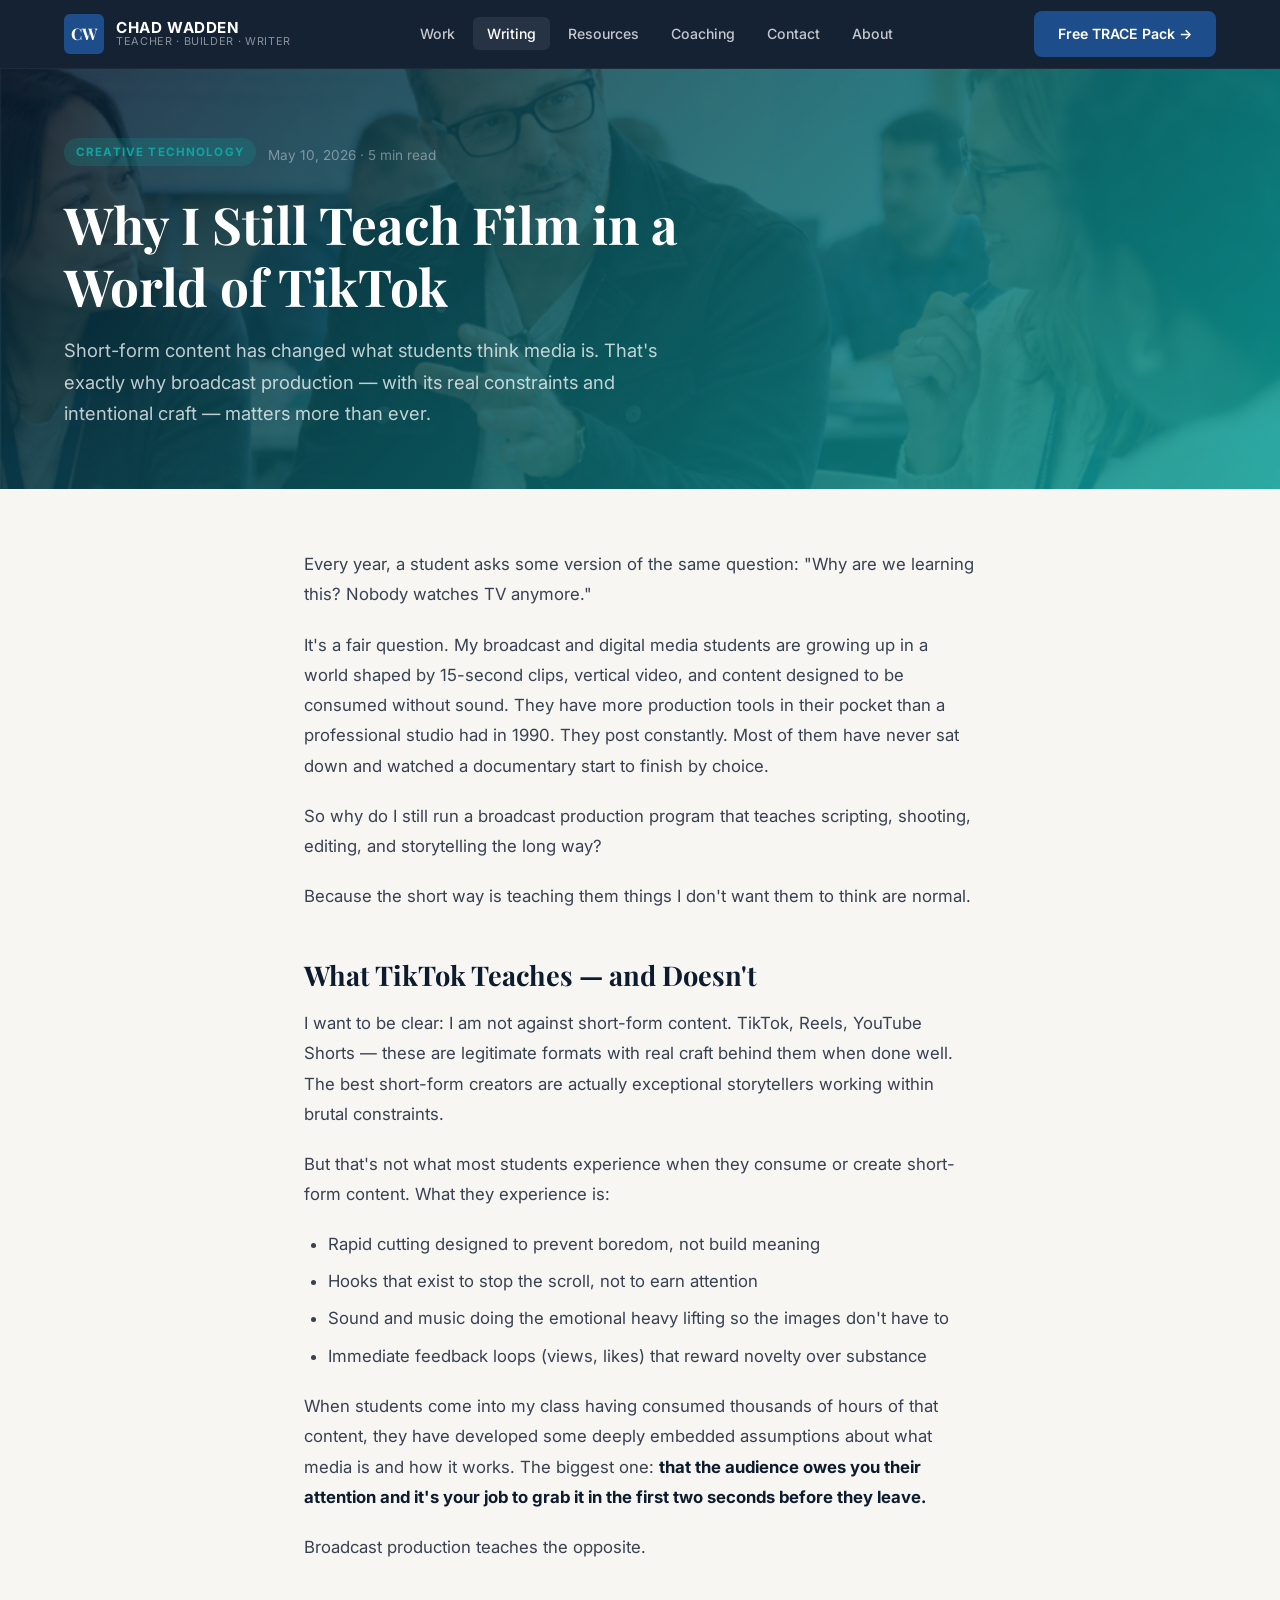
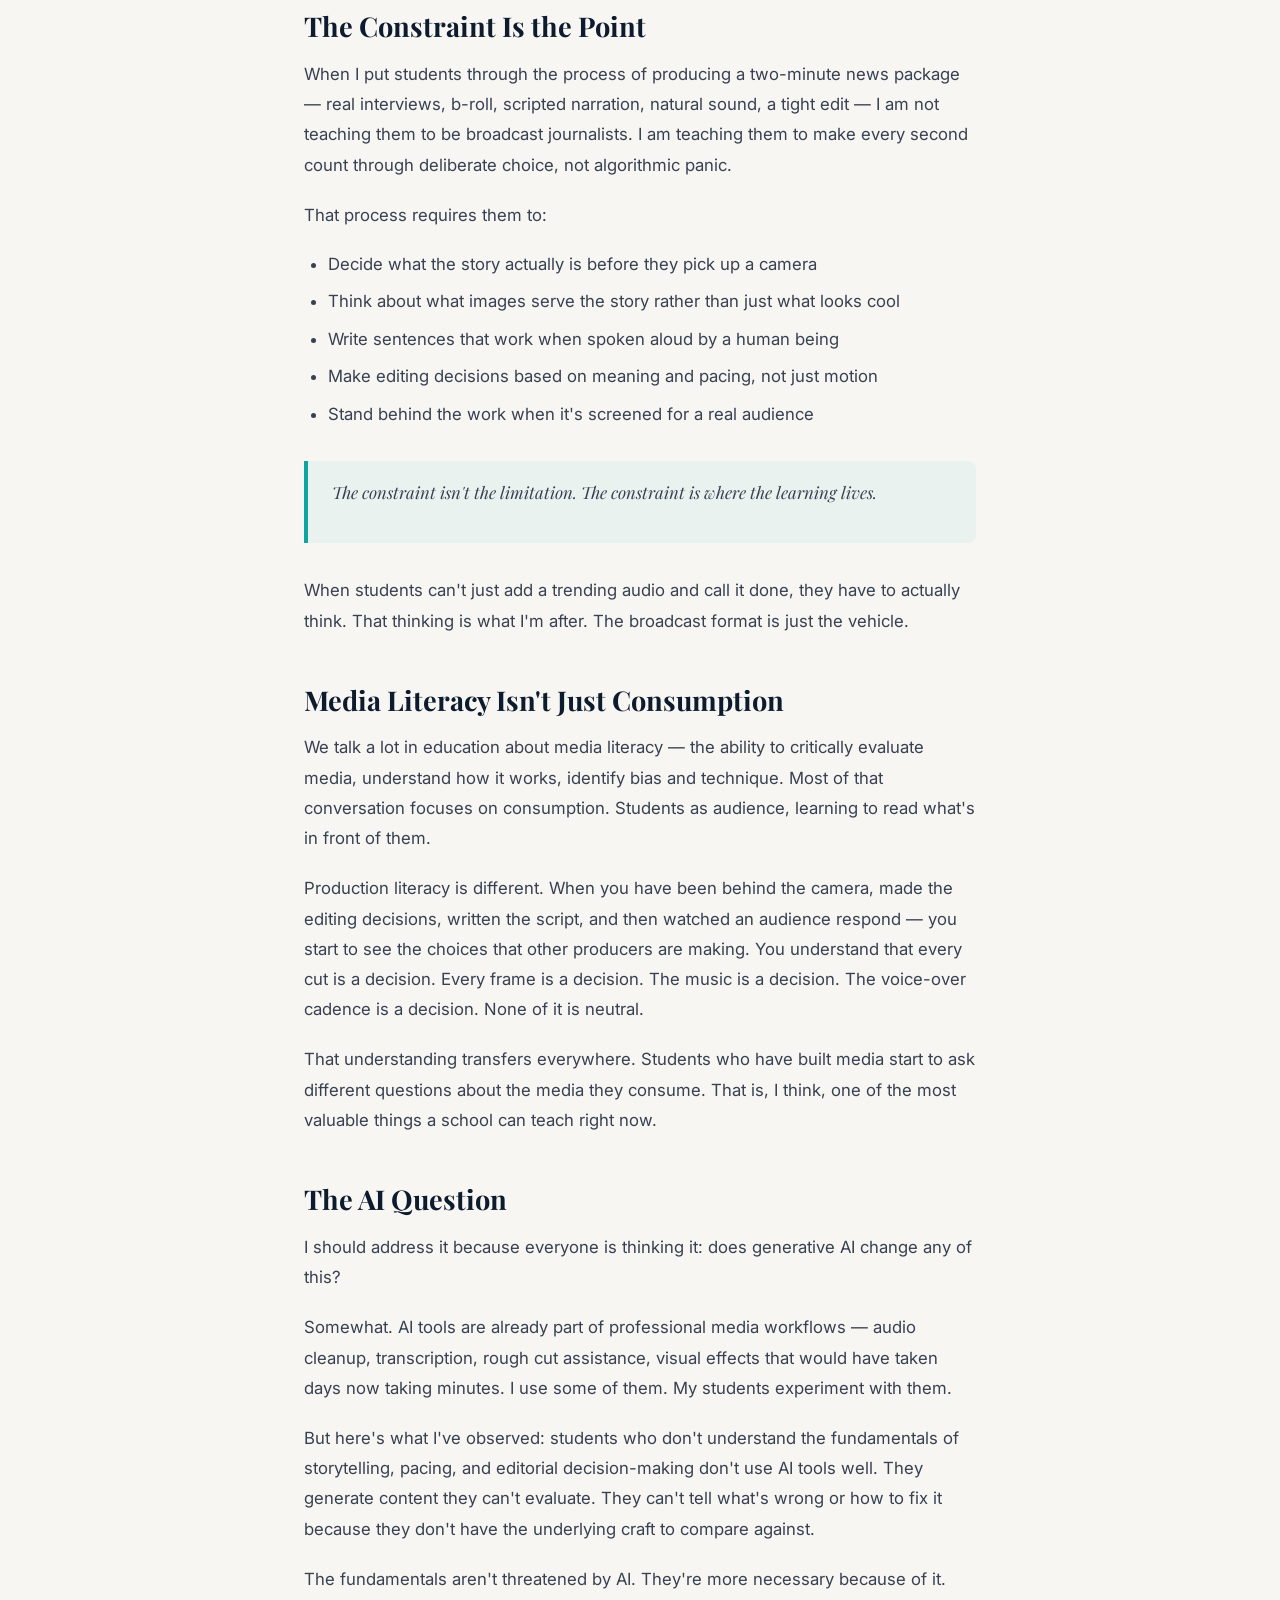
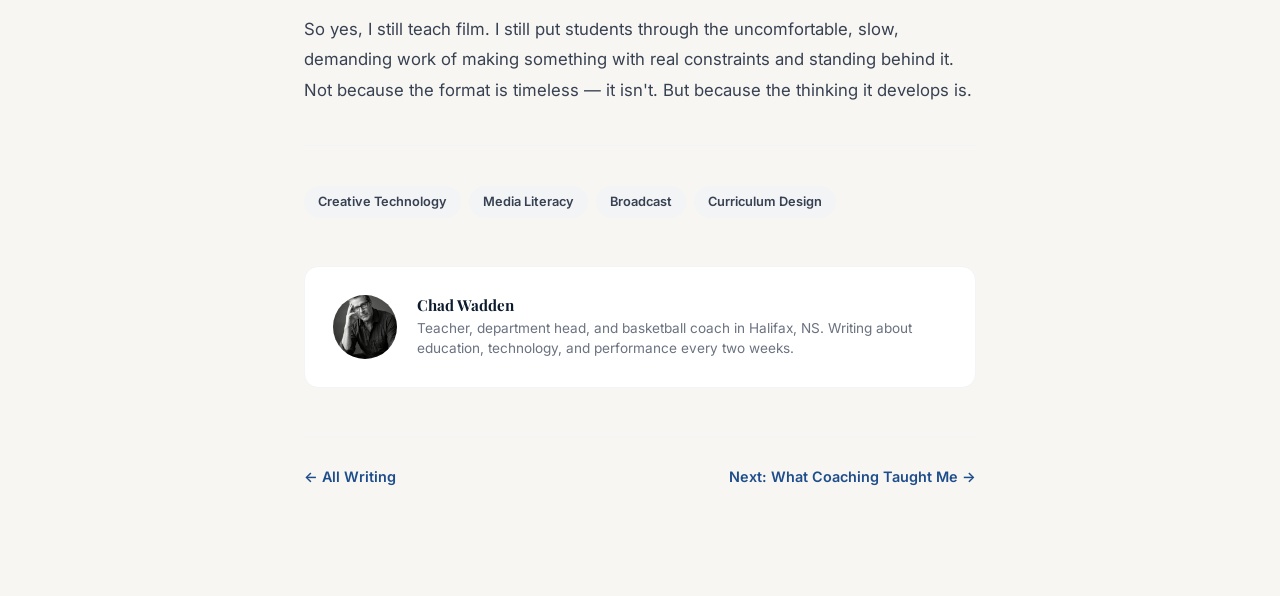
<file: blog/why-i-still-teach-film.html>
<!DOCTYPE html>
<html lang="en">
<head>
  <meta charset="UTF-8">
  <meta name="viewport" content="width=device-width, initial-scale=1.0">
  <title>Why I Still Teach Film in a World of TikTok — Chad Wadden</title>
  <meta name="description" content="Short-form content has changed what students think media is. That's exactly why broadcast production — with its real constraints and intentional craft — matters more than ever.">
    <link rel="canonical" href="https://chadwadden.ca/blog/why-i-still-teach-film.html">
  <link rel="icon" href="/favicon.svg" type="image/svg+xml">
  <meta property="og:type" content="article">
  <meta property="og:title" content="Why I Still Teach Film in a World of TikTok — Chad Wadden">
  <meta property="og:description" content="Short-form content has changed what students think media is. That's exactly why broadcast production — with its real constraints and intentional craft — matters more than ever.">
  <meta property="og:url" content="https://chadwadden.ca/blog/why-i-still-teach-film.html">
  <meta property="og:image" content="https://chadwadden.ca/images/chad-teachers.png">
  <meta property="og:site_name" content="Chad Wadden">
  <meta name="twitter:card" content="summary_large_image">
  <meta name="twitter:title" content="Why I Still Teach Film in a World of TikTok — Chad Wadden">
  <meta name="twitter:description" content="Short-form content has changed what students think media is. That's exactly why broadcast production — with its real constraints and intentional craft — matters more than ever.">
  <meta name="twitter:image" content="https://chadwadden.ca/images/chad-teachers.png">
  <link rel="preconnect" href="https://fonts.googleapis.com">
  <link rel="preconnect" href="https://fonts.gstatic.com" crossorigin>
  <link href="https://fonts.googleapis.com/css2?family=Playfair+Display:wght@700&family=Inter:wght@400;500;600;700&display=swap" rel="stylesheet">
  <link rel="stylesheet" href="../css/style.css">
  <style>
    body { padding-top: 68px; background: var(--cream); }

    .post-hero {
      background: linear-gradient(135deg, #0a1a2e 0%, #0ea5a0 100%);
      padding: 70px 0 60px;
      position: relative;
      overflow: hidden;
    }

    .post-hero::before {
      content: '';
      position: absolute;
      inset: 0;
      background: url('../images/chad-teachers.png') center/cover no-repeat;
      opacity: 0.15;
    }

    .post-hero .post-meta {
      display: flex;
      align-items: center;
      gap: 12px;
      margin-bottom: 20px;
      position: relative;
      z-index: 1;
    }

    .post-hero h1 {
      font-family: var(--font-head);
      font-size: clamp(1.9rem, 4vw, 3.2rem);
      color: var(--white);
      max-width: 760px;
      line-height: 1.2;
      margin-bottom: 18px;
      position: relative;
      z-index: 1;
    }

    .post-hero .post-deck {
      font-size: 1.15rem;
      color: rgba(255,255,255,0.75);
      max-width: 640px;
      line-height: 1.7;
      position: relative;
      z-index: 1;
    }

    .post-body-wrap { max-width: 720px; margin: 0 auto; padding: 60px 24px 80px; }

    .post-body h2 { font-family: var(--font-head); font-size: 1.7rem; color: var(--navy); margin: 48px 0 16px; }
    .post-body h3 { font-family: var(--font-body); font-size: 1.1rem; font-weight: 700; color: var(--navy); margin: 32px 0 12px; }
    .post-body p { font-size: 1.05rem; color: var(--gray-700); line-height: 1.8; margin-bottom: 20px; }
    .post-body strong { color: var(--navy); font-weight: 700; }
    .post-body ul { padding-left: 24px; margin-bottom: 20px; }
    .post-body li { font-size: 1.05rem; color: var(--gray-700); line-height: 1.75; margin-bottom: 8px; }

    blockquote {
      border-left: 4px solid var(--teal);
      padding: 16px 24px;
      margin: 32px 0;
      background: rgba(14,165,160,0.06);
      border-radius: 0 8px 8px 0;
    }
    blockquote p { font-family: var(--font-head); font-size: 1.2rem; color: var(--navy); margin: 0; font-style: italic; }

    .post-divider { height: 1px; background: var(--gray-100); margin: 40px 0; }
    .post-tags { display: flex; gap: 8px; flex-wrap: wrap; margin-bottom: 40px; }
    .post-tag-chip { padding: 6px 14px; background: var(--gray-100); border-radius: 100px; font-size: 0.8rem; font-weight: 600; color: var(--gray-700); }

    .author-box { background: var(--white); border: 1px solid var(--gray-100); border-radius: 14px; padding: 28px; display: flex; align-items: center; gap: 20px; margin: 48px 0; }
    .author-avatar { width: 64px; height: 64px; border-radius: 50%; overflow: hidden; flex-shrink: 0; }
    .author-avatar img { width: 100%; height: 100%; object-fit: cover; }
    .author-box h4 { font-size: 0.95rem; color: var(--navy); margin-bottom: 4px; }
    .author-box p { font-size: 0.85rem; color: var(--gray-500); margin: 0; line-height: 1.5; }

    .post-nav { display: flex; justify-content: space-between; align-items: center; padding: 28px 0; border-top: 1px solid var(--gray-100); gap: 20px; }
    .post-nav a { font-size: 0.9rem; font-weight: 600; color: var(--blue); display: inline-flex; align-items: center; gap: 8px; }
  </style>
  <!-- Google Analytics -->
  <script async src="https://www.googletagmanager.com/gtag/js?id=G-JR7LL2L3DE"></script>
  <script>
    window.dataLayer = window.dataLayer || [];
    function gtag(){dataLayer.push(arguments);}
    gtag('js', new Date());
    gtag('config', 'G-JR7LL2L3DE');
  </script>
</head>
<body>

  <nav id="navbar">
    <div class="nav-inner">
      <a href="/" class="nav-logo">
        <div class="logo-mark">CW</div>
        <div class="logo-text">
          <span class="name">Chad Wadden</span>
          <span class="tagline-sm">Teacher · Builder · Writer</span>
        </div>
      </a>
      <ul class="nav-links">
        <li><a href="/#pillars">Work</a></li>
        <li><a href="/blog/" class="active">Writing</a></li>
        <li><a href="/resources/">Resources</a></li>
        <li><a href="/coaching/">Coaching</a></li>
        <li><a href="mailto:chad.aigroove@gmail.com">Contact</a></li>
        <li><a href="/#about-strip">About</a></li>
      </ul>
      <div class="nav-cta">
        <a href="/resources/#get-pack" class="btn btn-primary">Free TRACE Pack →</a>
      </div>
      <button class="nav-hamburger" id="hamburger" aria-label="Open menu"><span></span><span></span><span></span></button>
    </div>
  </nav>

  <div class="post-hero">
    <div class="container">
      <div class="post-meta">
        <span class="blog-tag" style="background:rgba(14,165,160,0.2);padding:5px 12px;border-radius:100px">Creative Technology</span>
        <span style="color:rgba(255,255,255,0.4);font-size:0.85rem">May 10, 2026 · 5 min read</span>
      </div>
      <h1>Why I Still Teach Film in a World of TikTok</h1>
      <p class="post-deck">Short-form content has changed what students think media is. That's exactly why broadcast production — with its real constraints and intentional craft — matters more than ever.</p>
    </div>
  </div>

  <div class="post-body-wrap">
    <article class="post-body">

      <p>
        Every year, a student asks some version of the same question: "Why are we learning this? Nobody watches TV anymore."
      </p>

      <p>
        It's a fair question. My broadcast and digital media students are growing up in a world shaped by 15-second clips, vertical video, and content designed to be consumed without sound. They have more production tools in their pocket than a professional studio had in 1990. They post constantly. Most of them have never sat down and watched a documentary start to finish by choice.
      </p>

      <p>
        So why do I still run a broadcast production program that teaches scripting, shooting, editing, and storytelling the long way?
      </p>

      <p>
        Because the short way is teaching them things I don't want them to think are normal.
      </p>

      <h2>What TikTok Teaches — and Doesn't</h2>

      <p>
        I want to be clear: I am not against short-form content. TikTok, Reels, YouTube Shorts — these are legitimate formats with real craft behind them when done well. The best short-form creators are actually exceptional storytellers working within brutal constraints.
      </p>

      <p>
        But that's not what most students experience when they consume or create short-form content. What they experience is:
      </p>

      <ul>
        <li>Rapid cutting designed to prevent boredom, not build meaning</li>
        <li>Hooks that exist to stop the scroll, not to earn attention</li>
        <li>Sound and music doing the emotional heavy lifting so the images don't have to</li>
        <li>Immediate feedback loops (views, likes) that reward novelty over substance</li>
      </ul>

      <p>
        When students come into my class having consumed thousands of hours of that content, they have developed some deeply embedded assumptions about what media is and how it works. The biggest one: <strong>that the audience owes you their attention and it's your job to grab it in the first two seconds before they leave.</strong>
      </p>

      <p>
        Broadcast production teaches the opposite.
      </p>

      <h2>The Constraint Is the Point</h2>

      <p>
        When I put students through the process of producing a two-minute news package — real interviews, b-roll, scripted narration, natural sound, a tight edit — I am not teaching them to be broadcast journalists. I am teaching them to make every second count through deliberate choice, not algorithmic panic.
      </p>

      <p>
        That process requires them to:
      </p>

      <ul>
        <li>Decide what the story actually is before they pick up a camera</li>
        <li>Think about what images serve the story rather than just what looks cool</li>
        <li>Write sentences that work when spoken aloud by a human being</li>
        <li>Make editing decisions based on meaning and pacing, not just motion</li>
        <li>Stand behind the work when it's screened for a real audience</li>
      </ul>

      <blockquote>
        <p>The constraint isn't the limitation. The constraint is where the learning lives.</p>
      </blockquote>

      <p>
        When students can't just add a trending audio and call it done, they have to actually think. That thinking is what I'm after. The broadcast format is just the vehicle.
      </p>

      <h2>Media Literacy Isn't Just Consumption</h2>

      <p>
        We talk a lot in education about media literacy — the ability to critically evaluate media, understand how it works, identify bias and technique. Most of that conversation focuses on consumption. Students as audience, learning to read what's in front of them.
      </p>

      <p>
        Production literacy is different. When you have been behind the camera, made the editing decisions, written the script, and then watched an audience respond — you start to see the choices that other producers are making. You understand that every cut is a decision. Every frame is a decision. The music is a decision. The voice-over cadence is a decision. None of it is neutral.
      </p>

      <p>
        That understanding transfers everywhere. Students who have built media start to ask different questions about the media they consume. That is, I think, one of the most valuable things a school can teach right now.
      </p>

      <h2>The AI Question</h2>

      <p>
        I should address it because everyone is thinking it: does generative AI change any of this?
      </p>

      <p>
        Somewhat. AI tools are already part of professional media workflows — audio cleanup, transcription, rough cut assistance, visual effects that would have taken days now taking minutes. I use some of them. My students experiment with them.
      </p>

      <p>
        But here's what I've observed: students who don't understand the fundamentals of storytelling, pacing, and editorial decision-making don't use AI tools well. They generate content they can't evaluate. They can't tell what's wrong or how to fix it because they don't have the underlying craft to compare against.
      </p>

      <p>
        The fundamentals aren't threatened by AI. They're more necessary because of it.
      </p>

      <p>
        So yes, I still teach film. I still put students through the uncomfortable, slow, demanding work of making something with real constraints and standing behind it. Not because the format is timeless — it isn't. But because the thinking it develops is.
      </p>

      <div class="post-divider"></div>

      <div class="post-tags">
        <span class="post-tag-chip">Creative Technology</span>
        <span class="post-tag-chip">Media Literacy</span>
        <span class="post-tag-chip">Broadcast</span>
        <span class="post-tag-chip">Curriculum Design</span>
      </div>

      <div class="author-box">
        <div class="author-avatar">
          <img src="../images/chad-wadden-bw.PNG" alt="Chad Wadden">
        </div>
        <div>
          <h4>Chad Wadden</h4>
          <p>Teacher, department head, and basketball coach in Halifax, NS. Writing about education, technology, and performance every two weeks.</p>
        </div>
      </div>

      <div class="post-nav">
        <a href="index.html">← All Writing</a>
        <a href="what-coaching-taught-me-about-teaching.html">Next: What Coaching Taught Me →</a>
      </div>

    </article>
  </div>

  <script src="../js/main.js?v=20260811"></script>
</body>
</html>
</file>
<file: css/style.css>
/* ============================================
   CHAD WADDEN — Personal Brand Site
   chadwadden.ca
   ============================================ */

/* --- Reset & Base --- */
*, *::before, *::after { box-sizing: border-box; margin: 0; padding: 0; }

:root {
  --navy:      #0d1b2e;
  --navy-mid:  #1a2f4a;
  --blue:      #1e4d8c;
  --teal:      #0ea5a0;
  --orange:    #e07b39;
  --cream:     #f8f6f2;
  --white:     #ffffff;
  --gray-100:  #f3f4f6;
  --gray-300:  #d1d5db;
  --gray-500:  #6b7280;
  --gray-700:  #374151;
  --text:      #1a1a2e;

  --font-head: 'Playfair Display', Georgia, serif;
  --font-body: 'Inter', system-ui, sans-serif;

  --max-w: 1200px;
  --radius: 8px;
  --shadow: 0 4px 24px rgba(0,0,0,0.08);
  --shadow-lg: 0 12px 48px rgba(0,0,0,0.14);
}

html { scroll-behavior: smooth; }

body {
  font-family: var(--font-body);
  color: var(--text);
  background: var(--white);
  line-height: 1.6;
  font-size: 16px;
}

img { max-width: 100%; display: block; }
a { color: inherit; text-decoration: none; }

/* --- Typography --- */
h1, h2, h3, h4 {
  font-family: var(--font-head);
  line-height: 1.2;
  font-weight: 700;
}

.section-label {
  font-family: var(--font-body);
  font-size: 0.75rem;
  font-weight: 700;
  letter-spacing: 0.15em;
  text-transform: uppercase;
  color: var(--teal);
  margin-bottom: 0.75rem;
}

/* --- Layout --- */
.container {
  max-width: var(--max-w);
  margin: 0 auto;
  padding: 0 24px;
}

section { padding: 80px 0; }

/* --- Buttons --- */
.btn {
  display: inline-flex;
  align-items: center;
  gap: 8px;
  padding: 14px 28px;
  border-radius: var(--radius);
  font-family: var(--font-body);
  font-size: 0.95rem;
  font-weight: 600;
  cursor: pointer;
  transition: all 0.2s ease;
  border: 2px solid transparent;
}

.btn-primary {
  background: var(--blue);
  color: var(--white);
  border-color: var(--blue);
}
.btn-primary:hover { background: #163d70; border-color: #163d70; transform: translateY(-1px); box-shadow: 0 6px 20px rgba(30,77,140,0.3); }

.btn-secondary {
  background: transparent;
  color: var(--navy);
  border-color: var(--navy);
}
.btn-secondary:hover { background: var(--navy); color: var(--white); }

.btn-teal {
  background: var(--teal);
  color: var(--white);
  border-color: var(--teal);
}
.btn-teal:hover { background: #0c8f8a; transform: translateY(-1px); }

.btn-outline-white {
  background: transparent;
  color: var(--white);
  border-color: rgba(255,255,255,0.5);
}
.btn-outline-white:hover { background: rgba(255,255,255,0.1); border-color: var(--white); }

/* ============================================
   NAVIGATION
   ============================================ */
#navbar {
  position: fixed;
  top: 0; left: 0; right: 0;
  z-index: 1000;
  background: rgba(13, 27, 46, 0.97);
  backdrop-filter: blur(12px);
  border-bottom: 1px solid rgba(255,255,255,0.06);
  transition: all 0.3s ease;
}

.nav-inner {
  display: flex;
  align-items: center;
  justify-content: space-between;
  height: 68px;
  max-width: var(--max-w);
  margin: 0 auto;
  padding: 0 24px;
}

/* Logo */
.nav-logo {
  display: flex;
  align-items: center;
  gap: 12px;
  text-decoration: none;
}

.logo-mark {
  width: 40px;
  height: 40px;
  background: var(--blue);
  border-radius: 6px;
  display: flex;
  align-items: center;
  justify-content: center;
  font-family: var(--font-head);
  font-size: 1rem;
  font-weight: 700;
  color: var(--white);
  letter-spacing: -0.03em;
  flex-shrink: 0;
}

.logo-text {
  display: flex;
  flex-direction: column;
  line-height: 1.1;
}
.logo-text .name {
  font-family: var(--font-body);
  font-weight: 700;
  font-size: 0.95rem;
  color: var(--white);
  letter-spacing: 0.04em;
  text-transform: uppercase;
}
.logo-text .tagline-sm {
  font-size: 0.68rem;
  color: rgba(255,255,255,0.5);
  letter-spacing: 0.06em;
  text-transform: uppercase;
}

/* Nav links */
.nav-links {
  display: flex;
  align-items: center;
  gap: 4px;
  list-style: none;
}

.nav-links a {
  color: rgba(255,255,255,0.75);
  font-size: 0.88rem;
  font-weight: 500;
  padding: 8px 14px;
  border-radius: 6px;
  transition: all 0.2s;
}
.nav-links a:hover, .nav-links a.active {
  color: var(--white);
  background: rgba(255,255,255,0.08);
}

.nav-cta { margin-left: 12px; }
.nav-cta .btn { padding: 10px 22px; font-size: 0.88rem; }

.nav-hamburger {
  display: none;
  flex-direction: column;
  gap: 5px;
  cursor: pointer;
  padding: 4px;
  background: none;
  border: none;
}
.nav-hamburger span {
  width: 24px;
  height: 2px;
  background: var(--white);
  border-radius: 2px;
  transition: all 0.3s;
}

/* ============================================
   HERO
   ============================================ */
#hero {
  min-height: max(760px, 100vh);
  background: var(--navy);
  display: flex;
  align-items: center;
  padding: 120px 0 64px;
  position: relative;
  isolation: isolate;
  overflow: hidden;
}

#hero > .container {
  position: relative;
  z-index: 4;
  width: 100%;
}

/* ============================================
   HERO SCENE — cinematic Maritime editorial image with a restrained beam
   ============================================ */
.hero-scene {
  position: absolute;
  inset: 0;
  pointer-events: none;
  overflow: hidden;
  z-index: 0;
}

.hero-scene[hidden] { display: none !important; }
.hero-scene--mobile { display: none; }

.hero-photo,
.hero-photo img,
.hero-atmosphere {
  width: 100%;
  height: 100%;
  display: block;
}

.hero-photo {
  position: absolute;
  inset: 0;
  z-index: 0;
}

.hero-photo img {
  object-fit: cover;
  object-position: center;
}

.hero-scene::after {
  content: '';
  position: absolute;
  inset: 0;
  background:
    linear-gradient(90deg, rgba(7, 19, 34, 0.93) 0%, rgba(7, 19, 34, 0.82) 35%, rgba(7, 19, 34, 0.30) 62%, rgba(7, 19, 34, 0.04) 100%),
    linear-gradient(0deg, rgba(7, 19, 34, 0.58) 0%, transparent 40%);
  z-index: 3;
}

.hero-atmosphere,
.hero-mist,
.hero-water-shimmer {
  position: absolute;
  inset: 0;
}

.hero-atmosphere { z-index: 2; }
.hero-mist,
.hero-water-shimmer { z-index: 1; }

.hero-atmosphere {
  overflow: visible;
}

.hero-beam {
  opacity: 0.34;
  transform: rotate(-7deg);
  animation: hero-beam-cross-horizon 10s ease-in-out infinite;
}

.hero-beacon-glow {
  opacity: 0.82;
  animation: hero-beacon-breathe 5s ease-in-out infinite;
}

.hero-mist {
  inset: 42% -4% 12%;
  opacity: 0.13;
  background: repeating-linear-gradient(176deg, transparent 0 26px, rgba(220, 238, 243, 0.22) 31px, transparent 42px);
  filter: blur(10px);
  animation: hero-mist-drift 18s ease-in-out infinite alternate;
}

.hero-water-shimmer {
  top: 61%;
  opacity: 0.12;
  background: repeating-linear-gradient(174deg, transparent 0 28px, rgba(180, 229, 229, 0.38) 30px, transparent 34px);
  mask-image: linear-gradient(to bottom, transparent, #000 24%, #000 72%, transparent);
  animation: hero-water-drift 12s ease-in-out infinite alternate;
}

@keyframes hero-beam-cross-horizon {
  0%, 12% { opacity: 0; transform: rotate(-7deg); }
  20% { opacity: 0.22; }
  42% { opacity: 0.42; transform: rotate(6deg); }
  50%, 66% { opacity: 0; transform: rotate(6deg); }
  74% { opacity: 0.2; }
  94% { opacity: 0.34; transform: rotate(-7deg); }
  100% { opacity: 0; transform: rotate(-7deg); }
}

@keyframes hero-beacon-breathe {
  0%, 100% { opacity: 0.68; }
  50% { opacity: 0.9; }
}

@keyframes hero-mist-drift {
  from { transform: translate3d(-1.5%, 0, 0); }
  to { transform: translate3d(1.5%, -2px, 0); }
}

@keyframes hero-water-drift {
  from { transform: translate3d(-1%, 1px, 0); }
  to { transform: translate3d(1%, -1px, 0); }
}

@media (prefers-reduced-motion: reduce) {
  .hero-beam,
  .hero-beacon-glow,
  .hero-mist,
  .hero-water-shimmer {
    animation: none !important;
  }
  .hero-beam { opacity: 0.22; transform: rotate(0deg); }
}

.hero-inner {
  display: block;
  position: relative;
  z-index: 1;
}

.hero-text { max-width: 680px; }

.hero-eyebrow {
  font-size: 0.78rem;
  font-weight: 700;
  letter-spacing: 0.18em;
  text-transform: uppercase;
  color: var(--teal);
  margin-bottom: 20px;
}

.hero-headline {
  font-family: var(--font-head);
  font-size: clamp(2.8rem, 5vw, 4.2rem);
  color: var(--white);
  line-height: 1.1;
  margin-bottom: 8px;
}

.hero-headline .line {
  display: block;
}
.hero-headline .dot {
  color: var(--teal);
}
.hero-headline .dot-orange {
  color: var(--orange);
}

.hero-sub {
  font-size: 1.1rem;
  color: rgba(255,255,255,0.65);
  line-height: 1.7;
  margin: 24px 0 36px;
  max-width: 480px;
}

.hero-actions {
  display: flex;
  gap: 14px;
  flex-wrap: wrap;
}

.hero-actions .btn:focus-visible {
  outline: 3px solid var(--white);
  outline-offset: 3px;
}

/* Hero right — visual card stack */
.hero-visual {
  display: grid;
  grid-template-columns: repeat(3, 1fr);
  gap: 14px;
  width: min(700px, 60vw);
  margin-top: 42px;
}

.hero-card {
  background: rgba(8, 24, 42, 0.58);
  border: 1px solid rgba(255,255,255,0.14);
  border-radius: 12px;
  padding: 18px;
  backdrop-filter: blur(8px);
  transition: border-color 0.3s;
}
.hero-card:hover { border-color: rgba(14,165,160,0.4); }

.hero-card-icon {
  width: 42px;
  height: 42px;
  border-radius: 10px;
  display: flex;
  align-items: center;
  justify-content: center;
  font-size: 1.3rem;
  margin-bottom: 12px;
}
.hero-card-icon.blue  { background: rgba(30,77,140,0.3); }
.hero-card-icon.teal  { background: rgba(14,165,160,0.25); }
.hero-card-icon.orange{ background: rgba(224,123,57,0.25); }
.hero-card-icon.green { background: rgba(34,197,94,0.2); }

.hero-card h4 {
  font-family: var(--font-body);
  font-size: 0.9rem;
  font-weight: 600;
  color: var(--white);
  margin-bottom: 4px;
}
.hero-card p {
  font-size: 0.78rem;
  color: rgba(255,255,255,0.78);
  line-height: 1.5;
}

.hero-card.span-2 { grid-column: auto; }

/* ============================================
   TRUST BAR
   ============================================ */
#trust-bar {
  background: var(--navy-mid);
  padding: 20px 0;
  border-top: 1px solid rgba(255,255,255,0.06);
  border-bottom: 1px solid rgba(255,255,255,0.06);
}

.trust-inner {
  display: flex;
  align-items: center;
  gap: 40px;
  max-width: var(--max-w);
  margin: 0 auto;
  padding: 0 24px;
  overflow-x: auto;
}

.trust-label {
  font-size: 0.72rem;
  font-weight: 700;
  letter-spacing: 0.12em;
  text-transform: uppercase;
  color: rgba(255,255,255,0.35);
  white-space: nowrap;
  flex-shrink: 0;
}

.trust-divider {
  width: 1px;
  height: 30px;
  background: rgba(255,255,255,0.1);
  flex-shrink: 0;
}

.trust-logos {
  display: flex;
  align-items: center;
  gap: 36px;
  flex-wrap: nowrap;
}

.trust-item {
  font-family: var(--font-body);
  font-size: 0.82rem;
  font-weight: 600;
  color: rgba(255,255,255,0.45);
  letter-spacing: 0.04em;
  text-transform: uppercase;
  white-space: nowrap;
  transition: color 0.2s;
}
.trust-item:hover { color: rgba(255,255,255,0.75); }

/* ============================================
   PILLARS
   ============================================ */
#pillars {
  background: var(--cream);
  padding: 90px 0;
}

.pillars-grid {
  display: grid;
  grid-template-columns: 1fr 1fr;
  gap: 28px;
}

.pillar-card {
  background: var(--white);
  border-radius: 16px;
  overflow: hidden;
  box-shadow: var(--shadow);
  transition: transform 0.3s, box-shadow 0.3s;
}
.pillar-card:hover { transform: translateY(-4px); box-shadow: var(--shadow-lg); }

.pillar-header {
  padding: 36px 36px 24px;
  display: flex;
  align-items: flex-start;
  gap: 18px;
}

.pillar-icon {
  width: 56px;
  height: 56px;
  border-radius: 14px;
  display: flex;
  align-items: center;
  justify-content: center;
  font-size: 1.6rem;
  flex-shrink: 0;
}
.pillar-icon.education { background: rgba(30,77,140,0.1); }
.pillar-icon.coaching  { background: rgba(224,123,57,0.1); }

.pillar-header-text h3 {
  font-size: 1.4rem;
  color: var(--navy);
  margin-bottom: 6px;
}
.pillar-header-text p {
  font-size: 0.9rem;
  color: var(--gray-500);
  line-height: 1.6;
}

.pillar-features {
  padding: 0 36px 28px;
  display: grid;
  grid-template-columns: 1fr 1fr;
  gap: 8px;
}

.pillar-feature {
  display: flex;
  align-items: center;
  gap: 8px;
  font-size: 0.875rem;
  color: var(--gray-700);
}

.check {
  width: 18px;
  height: 18px;
  border-radius: 50%;
  display: flex;
  align-items: center;
  justify-content: center;
  font-size: 0.65rem;
  flex-shrink: 0;
}
.check.blue   { background: rgba(30,77,140,0.12); color: var(--blue); }
.check.orange { background: rgba(224,123,57,0.15); color: var(--orange); }

.pillar-footer {
  padding: 20px 36px 28px;
  border-top: 1px solid var(--gray-100);
}

.pillar-link {
  font-weight: 600;
  font-size: 0.9rem;
  display: inline-flex;
  align-items: center;
  gap: 6px;
  transition: gap 0.2s;
}
.pillar-link:hover { gap: 10px; }
.pillar-link.blue-link   { color: var(--blue); }
.pillar-link.orange-link { color: var(--orange); }

/* ============================================
   CONTENT ENGINE (Writing / YouTube / Resources)
   ============================================ */
#content-engine {
  background: var(--white);
  padding: 90px 0;
}

.content-engine-header {
  text-align: center;
  max-width: 600px;
  margin: 0 auto 60px;
}

.content-engine-header h2 {
  font-size: clamp(2rem, 3.5vw, 2.8rem);
  color: var(--navy);
  margin-bottom: 14px;
}

.content-engine-header p {
  color: var(--gray-500);
  font-size: 1.05rem;
  line-height: 1.7;
}

.content-tabs {
  display: flex;
  justify-content: center;
  gap: 8px;
  margin-bottom: 48px;
  flex-wrap: wrap;
}

.tab-btn {
  padding: 10px 24px;
  border-radius: 100px;
  font-size: 0.88rem;
  font-weight: 600;
  border: 2px solid var(--gray-300);
  background: transparent;
  color: var(--gray-500);
  cursor: pointer;
  transition: all 0.2s;
}
.tab-btn.active, .tab-btn:hover {
  border-color: var(--blue);
  color: var(--blue);
  background: rgba(30,77,140,0.06);
}

.tab-panel { display: none; }
.tab-panel.active { display: block; }

/* Blog grid */
.blog-grid {
  display: grid;
  grid-template-columns: repeat(3, 1fr);
  gap: 28px;
}

.blog-card {
  border-radius: 12px;
  overflow: hidden;
  border: 1px solid var(--gray-100);
  transition: transform 0.3s, box-shadow 0.3s;
}
.blog-card:hover { transform: translateY(-4px); box-shadow: var(--shadow); }

.blog-card-img {
  height: 180px;
  background: linear-gradient(135deg, var(--navy) 0%, var(--blue) 100%);
  display: flex;
  align-items: center;
  justify-content: center;
  font-size: 2.5rem;
  position: relative;
  overflow: hidden;
}

.blog-card-img::after {
  content: '';
  position: absolute;
  inset: 0;
  background: linear-gradient(to bottom, transparent 50%, rgba(0,0,0,0.3));
}

.blog-card-body {
  padding: 20px 22px 22px;
}

.blog-tag {
  display: inline-block;
  font-size: 0.72rem;
  font-weight: 700;
  letter-spacing: 0.1em;
  text-transform: uppercase;
  color: var(--teal);
  margin-bottom: 8px;
}

.blog-card-body h3 {
  font-size: 1.05rem;
  color: var(--navy);
  margin-bottom: 8px;
  line-height: 1.35;
}

.blog-card-body p {
  font-size: 0.85rem;
  color: var(--gray-500);
  line-height: 1.6;
  margin-bottom: 14px;
}

.blog-meta {
  font-size: 0.78rem;
  color: var(--gray-500);
  display: flex;
  align-items: center;
  gap: 12px;
}

/* YouTube grid */
.youtube-grid {
  display: grid;
  grid-template-columns: 2fr 1fr 1fr;
  grid-template-rows: auto auto;
  gap: 20px;
}

.yt-card {
  border-radius: 12px;
  overflow: hidden;
  background: var(--navy);
  position: relative;
  cursor: pointer;
}

.yt-thumbnail {
  width: 100%;
  aspect-ratio: 16/9;
  background: linear-gradient(135deg, var(--navy-mid), var(--blue));
  display: flex;
  align-items: center;
  justify-content: center;
  position: relative;
}

.yt-play {
  width: 52px;
  height: 52px;
  background: rgba(255,255,255,0.9);
  border-radius: 50%;
  display: flex;
  align-items: center;
  justify-content: center;
  font-size: 1.2rem;
  color: var(--navy);
  transition: transform 0.2s;
  padding-left: 4px;
}
.yt-card:hover .yt-play { transform: scale(1.1); }

.yt-info {
  padding: 14px 16px;
}
.yt-info h4 {
  font-family: var(--font-body);
  font-size: 0.88rem;
  font-weight: 600;
  color: var(--white);
  margin-bottom: 4px;
  line-height: 1.4;
}
.yt-info span {
  font-size: 0.75rem;
  color: rgba(255,255,255,0.45);
}

.yt-card.featured { grid-row: span 2; }
.yt-card.featured .yt-thumbnail { aspect-ratio: unset; height: 240px; }
.yt-card.featured .yt-info { padding: 18px 20px; }
.yt-card.featured .yt-info h4 { font-size: 1rem; }

/* Resources grid */
.resources-grid {
  display: grid;
  grid-template-columns: repeat(4, 1fr);
  gap: 20px;
}

.resource-card {
  border: 1px solid var(--gray-100);
  border-radius: 12px;
  padding: 24px 20px;
  text-align: center;
  transition: transform 0.3s, border-color 0.3s, box-shadow 0.3s;
}
.resource-card:hover { transform: translateY(-3px); border-color: var(--teal); box-shadow: var(--shadow); }

.resource-icon {
  font-size: 2.2rem;
  margin-bottom: 12px;
}

.resource-card h4 {
  font-size: 0.95rem;
  color: var(--navy);
  margin-bottom: 6px;
  line-height: 1.35;
}

.resource-card p {
  font-size: 0.8rem;
  color: var(--gray-500);
  margin-bottom: 16px;
  line-height: 1.5;
}

.resource-badge {
  display: inline-block;
  font-size: 0.72rem;
  font-weight: 700;
  padding: 4px 12px;
  border-radius: 100px;
  margin-bottom: 14px;
}
.resource-badge.free { background: rgba(14,165,160,0.12); color: var(--teal); }
.resource-badge.paid { background: rgba(224,123,57,0.12); color: var(--orange); }

.resource-btn {
  display: block;
  text-align: center;
  padding: 9px 16px;
  border-radius: 6px;
  font-size: 0.82rem;
  font-weight: 600;
  border: 1px solid var(--gray-300);
  color: var(--gray-700);
  transition: all 0.2s;
}
.resource-btn:hover { border-color: var(--blue); color: var(--blue); }
.resource-btn.free-btn { border-color: var(--teal); color: var(--teal); }
.resource-btn.free-btn:hover { background: var(--teal); color: var(--white); }

/* ============================================
   NEWSLETTER
   ============================================ */
#newsletter {
  background: linear-gradient(135deg, var(--navy) 0%, #0f2a4a 100%);
  padding: 90px 0;
  position: relative;
  overflow: hidden;
}

#newsletter::before {
  content: '';
  position: absolute;
  width: 500px;
  height: 500px;
  background: radial-gradient(circle, rgba(14,165,160,0.15) 0%, transparent 70%);
  bottom: -200px;
  right: -100px;
  pointer-events: none;
}

.newsletter-inner {
  display: grid;
  grid-template-columns: 1fr 1fr;
  gap: 60px;
  align-items: center;
  position: relative;
  z-index: 1;
}

.newsletter-content h2 {
  font-size: clamp(1.8rem, 3vw, 2.6rem);
  color: var(--white);
  margin-bottom: 16px;
}

.newsletter-content p {
  color: rgba(255,255,255,0.65);
  font-size: 1.05rem;
  line-height: 1.7;
  margin-bottom: 24px;
}

.newsletter-bullets {
  list-style: none;
  display: flex;
  flex-direction: column;
  gap: 10px;
}

.newsletter-bullets li {
  display: flex;
  align-items: center;
  gap: 10px;
  font-size: 0.9rem;
  color: rgba(255,255,255,0.7);
}

.newsletter-bullets li::before {
  content: '✓';
  width: 22px;
  height: 22px;
  background: rgba(14,165,160,0.25);
  color: var(--teal);
  border-radius: 50%;
  display: flex;
  align-items: center;
  justify-content: center;
  font-size: 0.75rem;
  font-weight: 700;
  flex-shrink: 0;
}

.newsletter-form-wrap {
  background: rgba(255,255,255,0.05);
  border: 1px solid rgba(255,255,255,0.1);
  border-radius: 16px;
  padding: 36px 32px;
}

.kit-form-embed {
  width: 100%;
  min-height: 120px;
}

.article-newsletter-signup {
  scroll-margin-top: 96px;
  padding: 28px;
  border: 1px solid rgba(14,165,160,0.2);
  border-radius: 16px;
  background: rgba(14,165,160,0.08);
}

.article-newsletter-signup h2 {
  margin-top: 0;
}

.article-newsletter-signup > p {
  margin-bottom: 18px;
}

.newsletter-form-wrap h3 {
  font-family: var(--font-body);
  font-size: 1.1rem;
  font-weight: 700;
  color: var(--white);
  margin-bottom: 6px;
}

.newsletter-form-wrap p {
  font-size: 0.85rem;
  color: rgba(255,255,255,0.5);
  margin-bottom: 22px;
}

.kit-form-shell {
  min-height: 112px;
  border-radius: 10px;
  overflow: hidden;
  background: rgba(255,255,255,0.96);
}

.form-group {
  display: flex;
  flex-direction: column;
  gap: 12px;
  margin-bottom: 14px;
}

.form-input {
  width: 100%;
  padding: 13px 16px;
  border-radius: 8px;
  border: 1px solid rgba(255,255,255,0.15);
  background: rgba(255,255,255,0.07);
  color: var(--white);
  font-family: var(--font-body);
  font-size: 0.9rem;
  transition: border-color 0.2s;
}
.form-input::placeholder { color: rgba(255,255,255,0.35); }
.form-input:focus { outline: none; border-color: var(--teal); }

.form-disclaimer {
  font-size: 0.75rem;
  color: rgba(255,255,255,0.35);
  text-align: center;
}

/* ============================================
   SPEAKING / WORKSHOPS
   ============================================ */
#speaking {
  background: var(--cream);
  padding: 90px 0;
}

.speaking-grid {
  display: grid;
  grid-template-columns: repeat(3, 1fr);
  gap: 24px;
  margin-top: 48px;
}

.speaking-card {
  background: var(--white);
  border-radius: 14px;
  padding: 32px 28px;
  box-shadow: var(--shadow);
  transition: transform 0.3s;
}
.speaking-card:hover { transform: translateY(-3px); }

.speaking-card-icon {
  width: 52px;
  height: 52px;
  border-radius: 12px;
  display: flex;
  align-items: center;
  justify-content: center;
  font-size: 1.4rem;
  margin-bottom: 18px;
}

.speaking-card h3 {
  font-size: 1.15rem;
  color: var(--navy);
  margin-bottom: 8px;
}

.speaking-card p {
  font-size: 0.875rem;
  color: var(--gray-500);
  line-height: 1.65;
  margin-bottom: 20px;
}

.speaking-link {
  font-size: 0.875rem;
  font-weight: 600;
  color: var(--blue);
  display: inline-flex;
  align-items: center;
  gap: 6px;
  transition: gap 0.2s;
}
.speaking-link:hover { gap: 10px; }

/* ============================================
   ABOUT STRIP
   ============================================ */
#about-strip {
  background: var(--white);
  padding: 90px 0;
}

.about-inner {
  display: grid;
  grid-template-columns: 400px 1fr;
  gap: 60px;
  align-items: center;
}

.about-photo-wrap {
  position: relative;
}

.about-photo {
  width: 100%;
  aspect-ratio: 4/5;
  border-radius: 16px;
  background: linear-gradient(135deg, var(--navy-mid), var(--blue));
  display: flex;
  align-items: center;
  justify-content: center;
  font-size: 5rem;
  color: rgba(255,255,255,0.2);
  overflow: hidden;
}

.about-photo img {
  width: 100%;
  height: 100%;
  object-fit: cover;
  border-radius: 16px;
}

.about-badge {
  position: absolute;
  bottom: -16px;
  right: -16px;
  background: var(--orange);
  color: var(--white);
  border-radius: 12px;
  padding: 14px 18px;
  box-shadow: 0 8px 24px rgba(224,123,57,0.35);
}
.about-badge .number {
  font-family: var(--font-head);
  font-size: 2rem;
  font-weight: 700;
  line-height: 1;
}
.about-badge .label {
  font-size: 0.72rem;
  font-weight: 600;
  text-transform: uppercase;
  letter-spacing: 0.06em;
  opacity: 0.85;
}

.about-content h2 {
  font-size: clamp(1.8rem, 3vw, 2.5rem);
  color: var(--navy);
  margin-bottom: 16px;
}

.about-content p {
  color: var(--gray-700);
  line-height: 1.75;
  margin-bottom: 16px;
  font-size: 1rem;
}

.about-links {
  display: flex;
  gap: 14px;
  margin-top: 28px;
  flex-wrap: wrap;
}

/* ============================================
   FOOTER
   ============================================ */
footer {
  background: var(--navy);
  padding: 60px 0 32px;
}

.footer-grid {
  display: grid;
  grid-template-columns: 2fr 1fr 1fr 1fr;
  gap: 48px;
  margin-bottom: 48px;
}

.footer-brand p {
  font-size: 0.875rem;
  color: rgba(255,255,255,0.5);
  line-height: 1.7;
  margin: 14px 0 20px;
  max-width: 280px;
}

.social-links {
  display: flex;
  gap: 10px;
}

.social-link {
  width: 36px;
  height: 36px;
  border-radius: 8px;
  background: rgba(255,255,255,0.07);
  display: flex;
  align-items: center;
  justify-content: center;
  font-size: 0.85rem;
  color: rgba(255,255,255,0.6);
  transition: all 0.2s;
  text-decoration: none;
}
.social-link:hover { background: var(--blue); color: var(--white); }

.footer-col h4 {
  font-family: var(--font-body);
  font-size: 0.8rem;
  font-weight: 700;
  letter-spacing: 0.1em;
  text-transform: uppercase;
  color: rgba(255,255,255,0.4);
  margin-bottom: 16px;
}

.footer-col ul {
  list-style: none;
  display: flex;
  flex-direction: column;
  gap: 8px;
}

.footer-col a {
  font-size: 0.875rem;
  color: rgba(255,255,255,0.6);
  transition: color 0.2s;
}
.footer-col a:hover { color: var(--white); }

.footer-bottom {
  border-top: 1px solid rgba(255,255,255,0.07);
  padding-top: 24px;
  display: flex;
  justify-content: space-between;
  align-items: center;
  font-size: 0.8rem;
  color: rgba(255,255,255,0.3);
}

.footer-bottom a { color: rgba(255,255,255,0.5); }
.footer-bottom a:hover { color: var(--white); }

/* The surrounding page owns the TRACE promise; the embedded Kit form owns
   only the email field and submit action. This prevents the older Kit form
   heading from competing with the approved campaign language. */
.kit-form-shell .formkit-header,
.kit-form-shell .formkit-subheader {
  display: none !important;
}

/* ============================================
   RESPONSIVE
   ============================================ */
@media (max-width: 1024px) {
  #hero {
    min-height: 0;
    padding-bottom: 54px;
  }
  .hero-scene--desktop { display: none; }
  .hero-scene--mobile {
    display: block;
    position: relative;
    inset: auto;
    width: min(100%, 760px);
    height: auto;
    aspect-ratio: 16 / 9;
    margin-top: 36px;
    border: 1px solid rgba(255,255,255,0.16);
    border-radius: 16px;
    box-shadow: 0 20px 50px rgba(0,0,0,0.26);
  }
  .hero-scene--mobile::after {
    background: linear-gradient(0deg, rgba(7, 19, 34, 0.24) 0%, transparent 48%);
  }
  .hero-text { max-width: 760px; }
  .hero-visual {
    width: 100%;
    max-width: 760px;
    grid-template-columns: repeat(3, 1fr);
    margin-top: 18px;
  }
  .pillars-grid     { grid-template-columns: 1fr; }
  .blog-grid        { grid-template-columns: 1fr 1fr; }
  .resources-grid   { grid-template-columns: 1fr 1fr; }
  .newsletter-inner { grid-template-columns: 1fr; gap: 40px; }
  .about-inner      { grid-template-columns: 1fr; }
  .about-photo-wrap { max-width: 360px; }
  .footer-grid      { grid-template-columns: 1fr 1fr; gap: 32px; }
}

@media (max-width: 900px) {
  .nav-links,
  .nav-cta { display: none; }
  .nav-hamburger { display: flex; }
}

@media (max-width: 768px) {
  section { padding: 60px 0; }
  .hero-headline { font-size: 2.4rem; }
  .hero-visual { grid-template-columns: 1fr; }
  .hero-card.span-2 { grid-column: 1; }
  .blog-grid        { grid-template-columns: 1fr; }
  .speaking-grid    { grid-template-columns: 1fr; }
  .youtube-grid     { grid-template-columns: 1fr; }
  .yt-card.featured { grid-row: unset; }
  .yt-card.featured .yt-thumbnail { height: auto; }
  .resources-grid   { grid-template-columns: 1fr 1fr; }
  .footer-grid      { grid-template-columns: 1fr; }
  .footer-bottom    { flex-direction: column; gap: 8px; text-align: center; }
}

@media (max-width: 480px) {
  #hero { padding-top: 104px; }
  .hero-actions { flex-direction: column; }
  .hero-scene--mobile {
    width: calc(100% + 16px);
    margin-left: -8px;
    border-radius: 12px;
  }
  .resources-grid { grid-template-columns: 1fr; }
  .content-tabs { gap: 6px; }
  .tab-btn { padding: 8px 16px; font-size: 0.82rem; }
}
</file>
